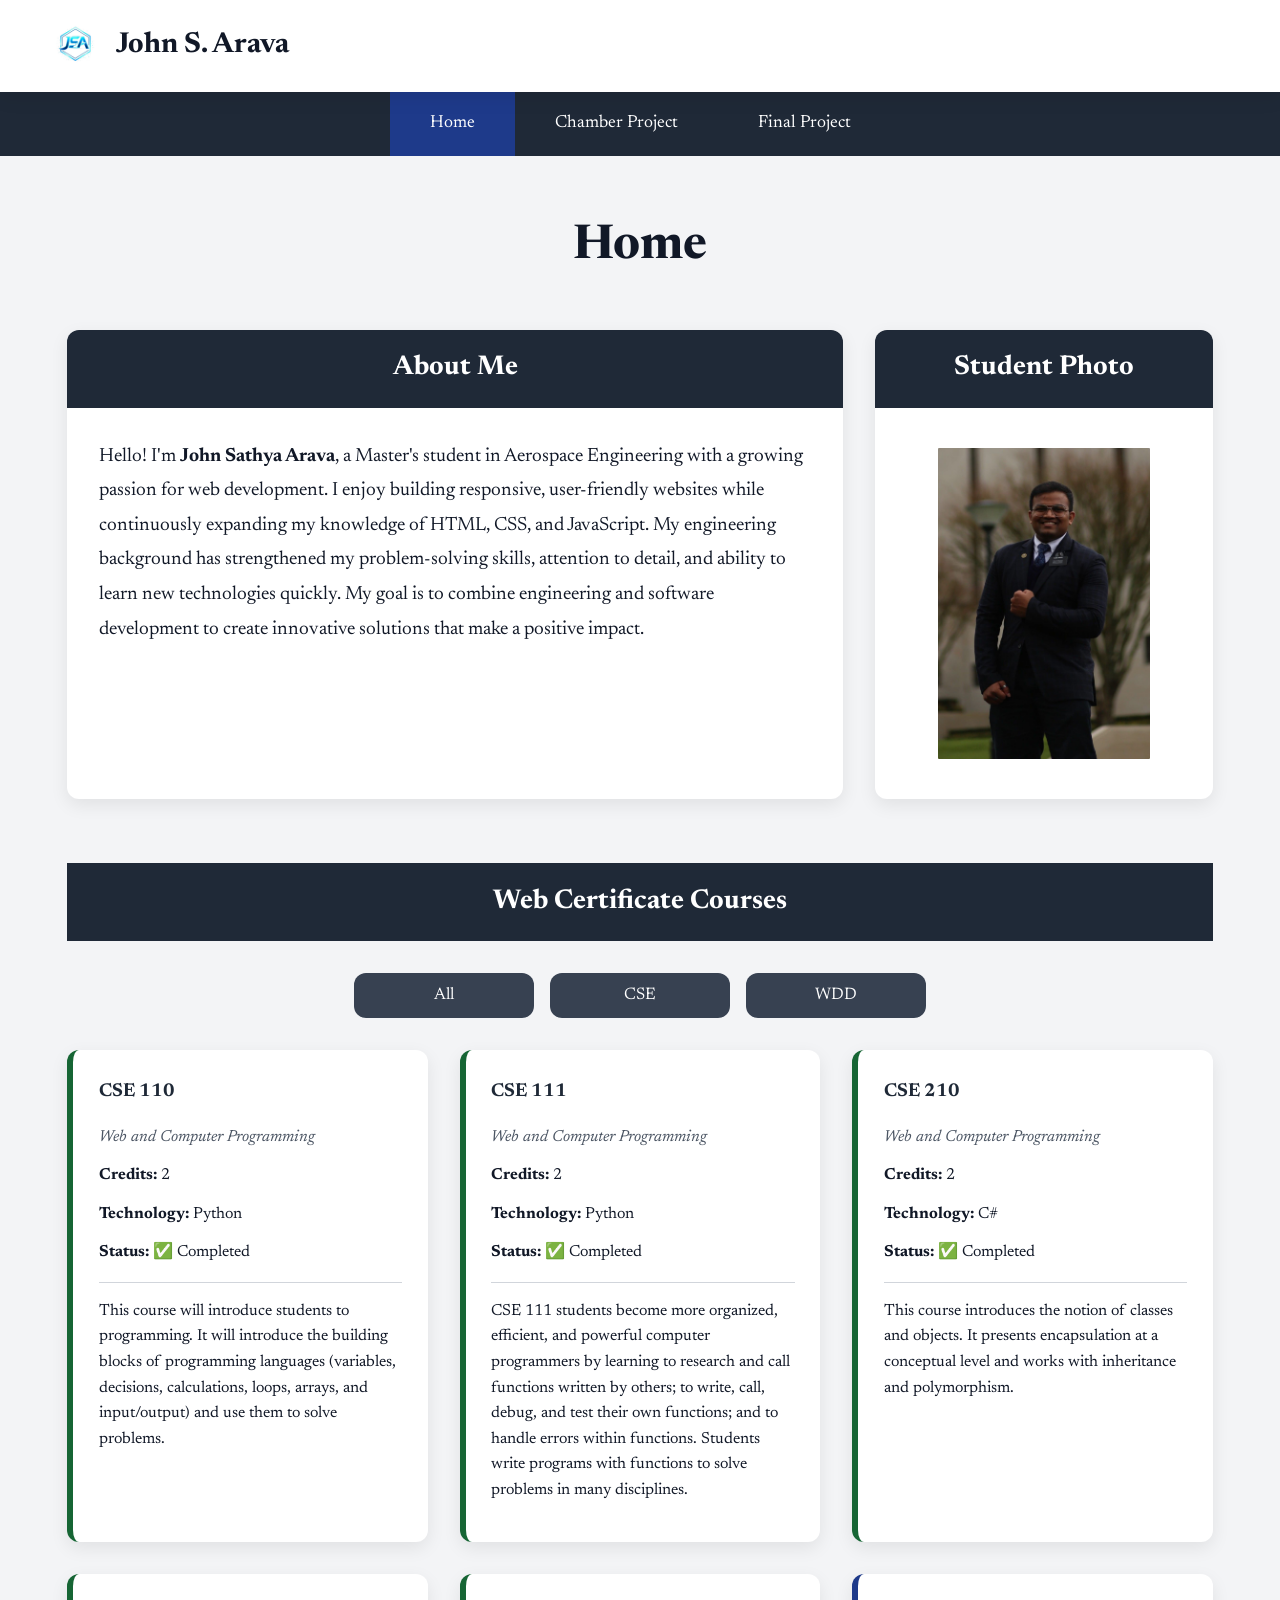
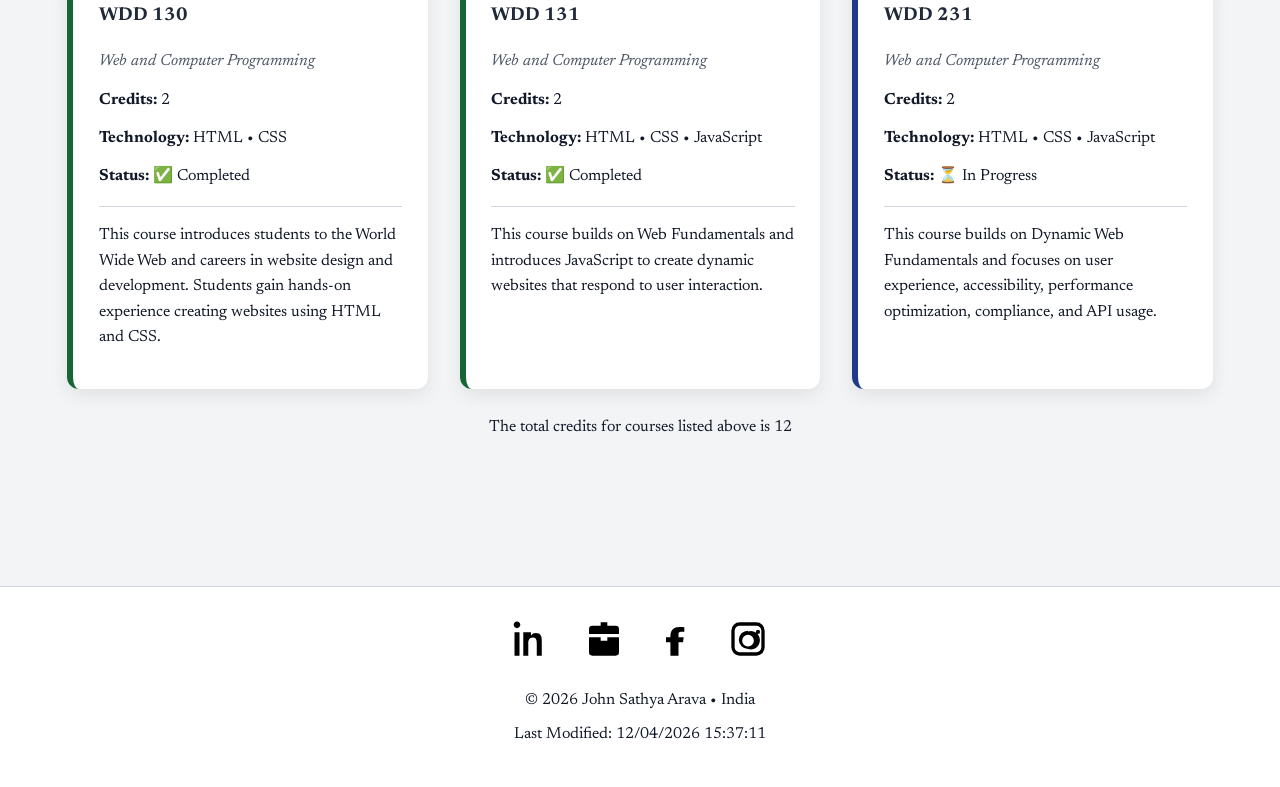
<file: index.html>
<!DOCTYPE html>
<html lang="en">
<head>
    <meta charset="UTF-8">
    <meta name="viewport" content="width=device-width, initial-scale=1.0">

    <title>WDD 231 | Home | John Sathya Arava</title>

    <meta name="description" content="WDD 231 Home Page featuring John Sathya Arava's web development projects, coursework, skills, and portfolio.">
    <meta name="author" content="John Sathya Arava">
    <link rel="icon" href="images/logo.png" type="image/png">

    <link rel="stylesheet" href="styles/small.css">
    <link rel="stylesheet" href="styles/larger.css">

    <script src="scripts/navigation.js" defer></script>
    <script src="scripts/courses.js" defer></script>
    <script src="scripts/date.js" defer></script>

    <link rel="preconnect" href="https://fonts.googleapis.com">

    <link rel="preconnect" href="https://fonts.gstatic.com" crossorigin>

    <link href="https://fonts.googleapis.com/css2?family=Newsreader:wght@400;700&display=swap" rel="stylesheet">
</head>

<body>

    <!-- Header -->
    <header>

        <div class="logo">
            <img src="images/favico.jpeg" alt="John Sathya Arava personal Logo" width="60" height="60">
            <span>John S. Arava</span>
        </div>

        <button
            id="menu-button"
            aria-label="Open Navigation"
            aria-expanded="false">
            &#9776;
        </button>

    </header>

    <!-- Navigation -->
    <nav id="navigation" aria-label="Main Navigation">

        <ul>

            <li>
                <a href="index.html" class="active">Home</a>
            </li>

            <li>
                <a href="chamber/index.html">Chamber Project</a>
            </li>

            <li>
                <a href="project/index.html">Final Project</a>
            </li>

        </ul>

    </nav>

    <!-- Main -->
    <main>

        <h1>Home</h1>

        <!-- About Me & Photo -->
        <section class="top-content">

            <section class="about">

                <h2>About Me</h2>

                <p>
                    Hello! I'm <strong>John Sathya Arava</strong>, a Master's student in Aerospace
                    Engineering with a growing passion for web development. I enjoy building
                    responsive, user-friendly websites while continuously expanding my knowledge
                    of HTML, CSS, and JavaScript. My engineering background has strengthened my
                    problem-solving skills, attention to detail, and ability to learn new
                    technologies quickly. My goal is to combine engineering and software
                    development to create innovative solutions that make a positive impact.
                </p>

            </section>

            <section class="photo">

                <h2>Student Photo</h2>

                <img
                    src="images/johnarava.jpg"
                    alt="Photo of John Sathya Arava"
                    loading="lazy"
                    width="250"
                    height="300">

            </section>

        </section>

        <!-- Courses -->
        <section class="courses">

            <h2>Web Certificate Courses</h2>

            <div class="filter-buttons">

                <button id="all">All</button>

                <button id="cse">CSE</button>

                <button id="wdd">WDD</button>

            </div>

            <div id="course-container">
                <!-- Populated with JavaScript -->
            </div>

            <p id="credits">
                The total credits for courses listed above is
                <span id="credit-total">0</span>
            </p>

        </section>

    </main>

    <!-- Footer -->
    <footer>

        <div class="social">

            <a href="https://www.linkedin.com/in/john-sathya-arava-4390892a7/" target="_blank" rel="noopener noreferrer" aria-label="LinkedIn">
                <img src="images/linkedin.svg" alt="LinkedIn" width="40" height="40">
            </a>

            <a href="https://john1530.github.io/portfolio/" target="_blank" rel="noopener noreferrer" aria-label="Portfolio">
                <img src="images/portfolio.svg" alt="Portfolio" width="40" height="40">
            </a>

            <a href="https://www.facebook.com/john.s.arava" target="_blank" rel="noopener noreferrer" aria-label="Facebook">
                <img src="images/facebook.svg" alt="Facebook" width="40" height="40">
            </a>

            <a href="https://www.instagram.com/silentmomentum1530/?hl=en" target="_blank" rel="noopener noreferrer" aria-label="Instagram">
                <img src="images/instagram.svg" alt="Instagram" width="40" height="40">
            </a>

        </div>

        <p>
            &copy;
            <span id="currentyear"></span>
            John Sathya Arava • India
        </p>

        <p>
            Last Modified:
            <span id="lastModified"></span>
        </p>

    </footer>

</body>
</html>
</file>
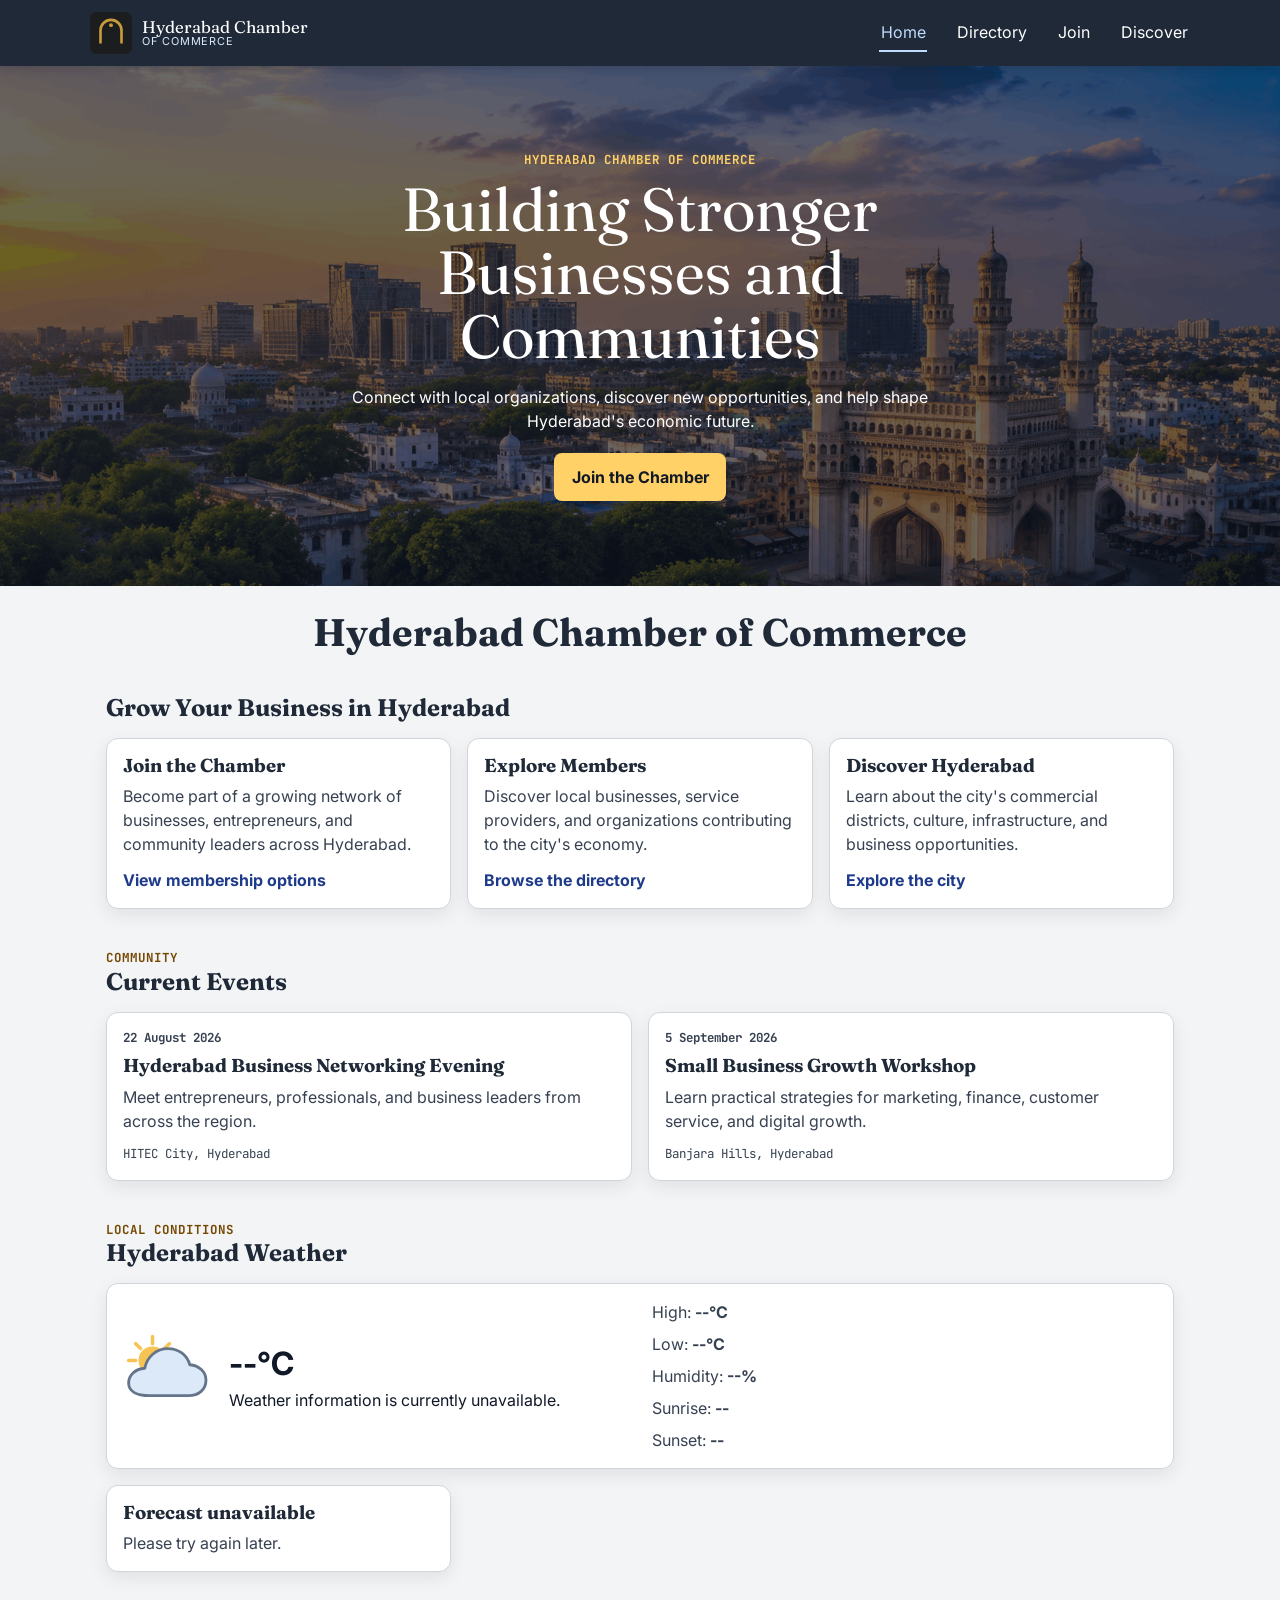
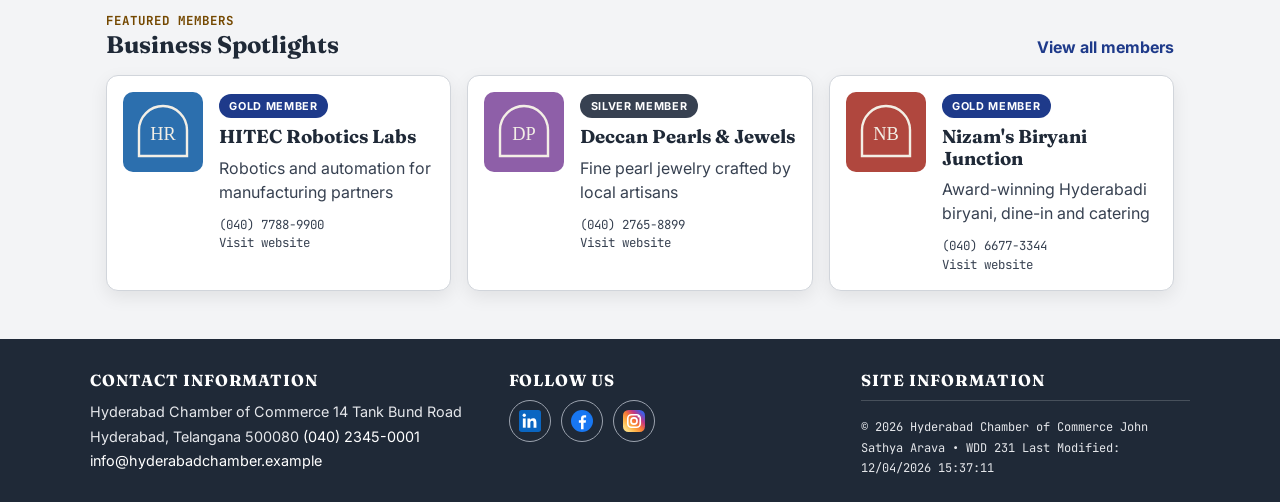
<file: chamber/index.html>
<!DOCTYPE html>
<html lang="en">
<head>
    <meta charset="UTF-8">
    <meta name="viewport" content="width=device-width, initial-scale=1.0">

    <title>Hyderabad Chamber of Commerce | Index Home Page</title>

    <meta name="description" content="Connect with Hyderabad businesses, discover opportunities, grow your network, and support economic growth through the Chamber of Commerce.">
    <meta name="author" content="John Sathya Arava">

    <meta property="og:title" content="Hyderabad Chamber of Commerce — Index Home Page">
    <meta property="og:description" content="Connect with Hyderabad businesses, discover opportunities, grow your network, and support economic growth through the Chamber of Commerce.">
    <meta property="og:image" content="https://john1530.github.io/wdd231/chamber/images/social-share.png">
    <meta property="og:url" content="https://john1530.github.io/wdd231/chamber/index.html">
    <meta property="og:type" content="website">

    <link href="images/favicon.svg" rel="icon" type="image/svg+xml">

    <link href="https://fonts.googleapis.com" rel="preconnect">
    <link href="https://fonts.gstatic.com" rel="preconnect">
    <link href="https://fonts.googleapis.com/css2?family=Fraunces:opsz,wght@9..144,500;9..144,700&amp;family=Inter:wght@400;500;600;700&amp;family=JetBrains+Mono:wght@400;500&amp;display=swap" rel="stylesheet">

    <link href="styles/small.css" rel="stylesheet">
    <link href="styles/larger.css" rel="stylesheet">

    <script defer="" src="scripts/common.js"></script>
    <script defer="" src="scripts/index.js"></script>
</head>
<body>
    <!-- Header -->
    <header class="site-header">
        <div class="site-header__inner">
            <a class="brand" href="index.html" aria-label="Hyderabad Chamber of Commerce home">
                <span class="brand__mark" aria-hidden="true">
                    <svg viewBox="0 0 64 64" width="42" height="42" xmlns="http://www.w3.org/2000/svg">
                        <rect width="64" height="64" rx="10" fill="#1B1D1F"></rect>
                        <path d="M16 48V28A16 16 0 0 1 48 28V48" fill="none" stroke="#C89B3C" stroke-width="4"></path>
                        <circle cx="32" cy="20" r="3" fill="#C89B3C"></circle>
                    </svg>
                </span>

                <span class="brand__text">
                    <span class="brand__name">Hyderabad Chamber</span>
                    <span class="brand__tag">of Commerce</span>
                </span>
            </a>

            <button
                class="nav-toggle"
                id="nav-toggle"
                type="button"
                aria-label="Toggle navigation menu"
                aria-controls="primary-nav"
                aria-expanded="false">

                <span></span>
                <span></span>
                <span></span>
            </button>

            <nav
                class="primary-nav"
                id="primary-nav"
                aria-label="Primary navigation">
                <ul>
                    <li>
                        <a href="index.html" aria-current="page">Home</a>
                    </li>

                    <li>
                        <a href="directory.html">Directory</a>
                    </li>

                    <li>
                        <a href="join.html">Join</a>
                    </li>

                    <li>
                        <a href="discover.html">Discover</a>
                    </li>
                </ul>
            </nav>
        </div>
    </header>

    <!-- Hero -->
    <div class="home-hero">
        <img src="images/hyderabad-hero.png" alt="Hyderabad city skyline and business district" width="1600" height="700">

        <div class="home-hero__overlay">
            <div class="home-hero__content">
                <p class="home-hero__eyebrow">
                    Hyderabad Chamber of Commerce
                </p>

                <p class="home-hero__heading">
                    Building Stronger Businesses and Communities
                </p>

                <p>
                    Connect with local organizations, discover new opportunities,
                    and help shape Hyderabad's economic future.
                </p>

                <a class="button button--primary" href="join.html">
                Join the Chamber
                </a>
            </div>
        </div>
    </div>

    <!-- Main -->
    <main>
        <h1>Hyderabad Chamber of Commerce</h1>

        <!-- Calls to Action -->
        <section class="home-actions" aria-labelledby="actions-heading">
            <h2 id="actions-heading">Grow Your Business in Hyderabad</h2>

            <div class="home-actions__grid">
                <article class="home-action-card">
                    <h3>Join the Chamber</h3>

                    <p>
                        Become part of a growing network of businesses, entrepreneurs,
                        and community leaders across Hyderabad.
                    </p>

                    <a class="text-link" href="join.html">
                        View membership options
                    </a>
                </article>

                <article class="home-action-card">
                    <h3>Explore Members</h3>

                    <p>
                        Discover local businesses, service providers, and organizations
                        contributing to the city's economy.
                    </p>

                    <a class="text-link" href="directory.html">
                        Browse the directory
                    </a>
                </article>

                <article class="home-action-card">
                    <h3>Discover Hyderabad</h3>

                    <p>
                        Learn about the city's commercial districts, culture,
                        infrastructure, and business opportunities.
                    </p>

                    <a class="text-link" href="discover.html">
                        Explore the city
                    </a>
                </article>
            </div>
        </section>

        <!-- Current Events -->
        <section class="home-section" aria-labelledby="events-heading">
            <div class="section-heading">
                <div>
                    <p class="section-heading__label">Community</p>
                    <h2 id="events-heading">Current Events</h2>
                </div>
            </div>

            <div class="events-grid">
                <article class="event-card">
                    <p class="event-card__date">
                        22 August 2026
                    </p>

                    <h3>Hyderabad Business Networking Evening</h3>

                    <p>
                        Meet entrepreneurs, professionals, and business leaders
                        from across the region.
                    </p>

                    <p class="event-card__location">
                        HITEC City, Hyderabad
                    </p>
                </article>

                <article class="event-card">
                    <p class="event-card__date">
                        5 September 2026
                    </p>

                    <h3>Small Business Growth Workshop</h3>

                    <p>
                        Learn practical strategies for marketing, finance,
                        customer service, and digital growth.
                    </p>

                    <p class="event-card__location">
                        Banjara Hills, Hyderabad
                    </p>
                </article>
            </div>
        </section>

        <!-- Weather -->
        <section class="home-section" aria-labelledby="weather-heading">
            <div class="section-heading">
                <div>
                    <p class="section-heading__label">Local Conditions</p>
                    <h2 id="weather-heading">Hyderabad Weather</h2>
                </div>
            </div>

            <div class="weather-card">
                <div class="weather-card__current">
                    <img id="weather-icon" src="images/weather-placeholder.svg" alt="Weather icon" width="90" height="90">

                    <div>
                        <p class="weather-card__temperature">
                            <span id="current-temp">--</span>°C
                        </p>

                        <p id="weather-description">
                            Loading current conditions...
                        </p>
                    </div>
                </div>

                <div class="weather-card__details">
                    <p>
                        High:
                        <strong><span id="weather-high">--</span>°C</strong>
                    </p>

                    <p>
                        Low:
                        <strong><span id="weather-low">--</span>°C</strong>
                    </p>

                    <p>
                        Humidity:
                        <strong><span id="weather-humidity">--</span>%</strong>
                    </p>

                    <p>
                        Sunrise:
                        <strong id="sunrise-time">--</strong>
                    </p>

                    <p>
                        Sunset:
                        <strong id="sunset-time">--</strong>
                    </p>
                </div>
            </div>

            <div class="forecast-grid" id="forecast">
                <article class="forecast-card">
                    <h3>Tomorrow</h3>
                    <p>Loading...</p>
                </article>

                <article class="forecast-card">
                    <h3>Day Two</h3>
                    <p>Loading...</p>
                </article>

                <article class="forecast-card">
                    <h3>Day Three</h3>
                    <p>Loading...</p>
                </article>
            </div>
        </section>

        <!-- Member Spotlights -->
        <section class="home-section" aria-labelledby="spotlights-heading">
            <div class="section-heading">
                <div>
                    <p class="section-heading__label">Featured Members</p>
                    <h2 id="spotlights-heading">Business Spotlights</h2>
                </div>

                <a class="text-link" href="directory.html">
                    View all members
                </a>
            </div>

            <div class="spotlight-grid" id="spotlight-list" aria-live="polite">
                <article class="spotlight-card">
                    <p>Loading featured businesses...</p>
                </article>
            </div>
        </section>
    </main>

    <footer class="site-footer">
    <div class="site-footer__inner">
      <section>
        <h2>Contact Information</h2>
        <address>

          Hyderabad Chamber of Commerce

          14 Tank Bund Road

          Hyderabad, Telangana 500080
          <a href="tel:+914023450001" aria-label="Call Hyderabad Chamber of Commerce">
            (040) 2345-0001
          </a>
          <a href="mailto:info@hyderabadchamber.example" aria-label="Email Hyderabad Chamber of Commerce">
            info@hyderabadchamber.example
          </a>
        </address>
      </section>
      <section class="site-footer__social">
        <h2>Follow Us</h2>

        <ul class="social-links">
          <li>
            <a href="https://www.linkedin.com/in/john-sathya-arava-4390892a7/" target="_blank" rel="noopener noreferrer" aria-label="Visit LinkedIn profile">
              <img src="images/linkedin.svg" alt="LinkedIn" width="40" height="40">
            </a>
          </li>

          <li>
            <a href="https://www.facebook.com/john.s.arava" target="_blank" rel="noopener noreferrer" aria-label="Visit Facebook profile">
              <img src="images/facebook.svg" alt="Facebook" width="40" height="40">
            </a>
          </li>

          <li>
            <a href="https://www.instagram.com/silentmomentum1530/" target="_blank" rel="noopener noreferrer" aria-label="Visit Instagram profile">
              <img src="images/instagram.svg" alt="Instagram" width="40" height="40">
            </a>
          </li>
        </ul>
      </section>
      <section>
        <h2>Site Information</h2>
        <p class="site-footer__meta">

          ©
          <span id="current-year"></span>

          Hyderabad Chamber of Commerce

          John Sathya Arava • WDD 231

          Last Modified:

          <span id="last-modified"></span>
        </p>
      </section>
    </div>
  </footer>
</body>
</html>
</file>
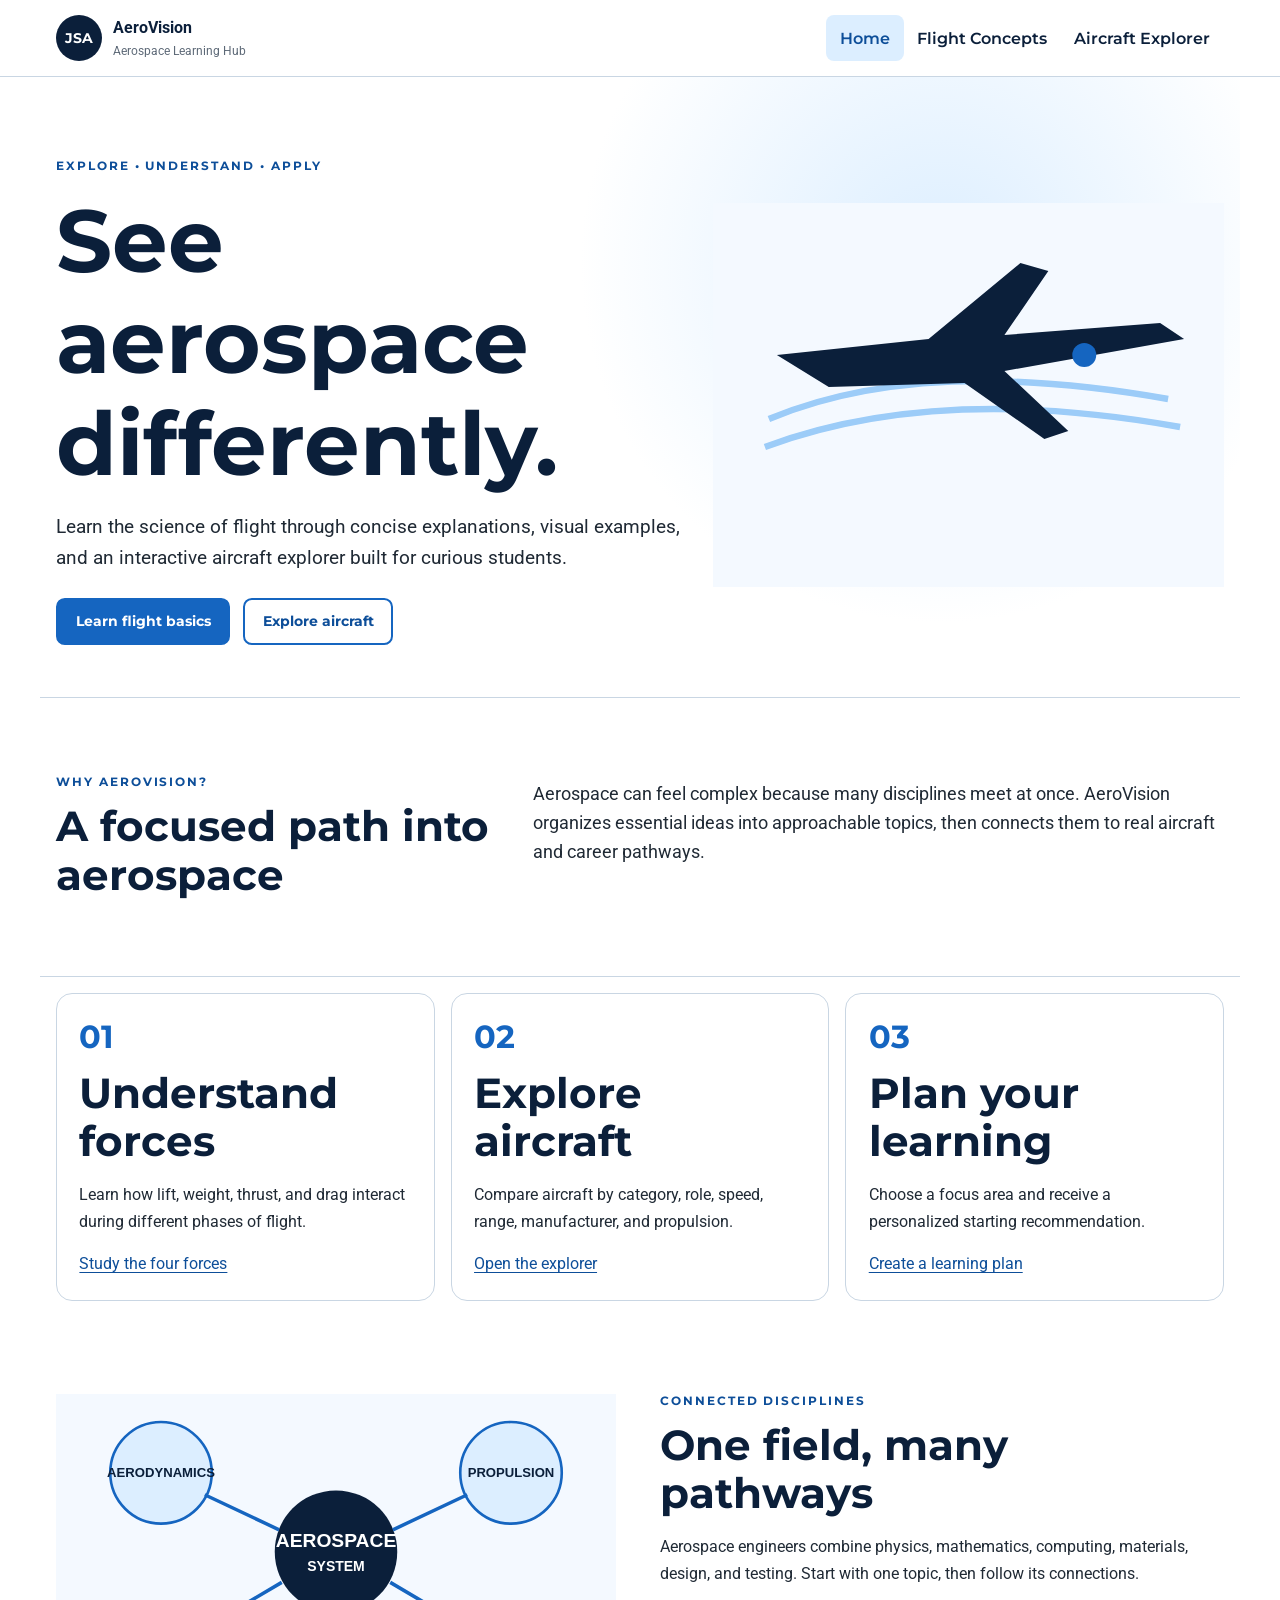
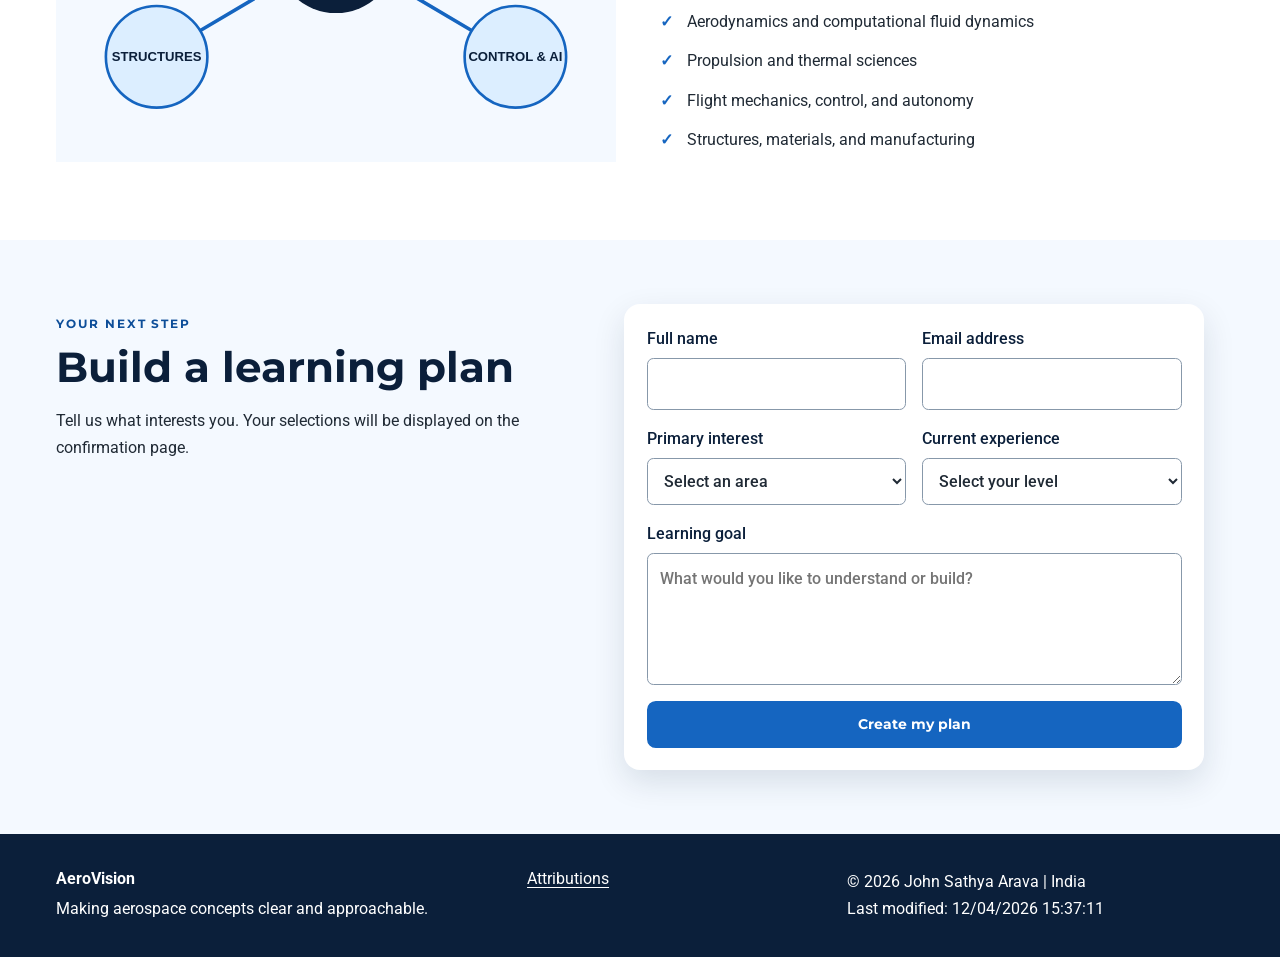
<file: project/index.html>
<!DOCTYPE html>
<html lang="en">
<head>
  <meta charset="UTF-8">
  <meta name="viewport" content="width=device-width, initial-scale=1.0">
  <title>AeroVision | Aerospace Learning Hub</title>
  <meta name="description" content="Explore aerospace fundamentals, aircraft technologies, and learning pathways through clear explanations and interactive tools.">
  <meta name="author" content="John Sathya Arava">
  <meta property="og:title" content="AeroVision – Aerospace Learning Hub">
  <meta property="og:description" content="Explore aerospace fundamentals, aircraft technologies, and learning pathways through clear explanations and interactive tools.">
  <meta property="og:type" content="website">
  <meta property="og:image" content="images/social-share.svg">
  <link rel="icon" href="images/favicon.svg" type="image/svg+xml">
  <link rel="preconnect" href="https://fonts.googleapis.com">
  <link rel="preconnect" href="https://fonts.gstatic.com" crossorigin>
  <link href="https://fonts.googleapis.com/css2?family=Montserrat:wght@600;700&family=Roboto:wght@400;500&display=swap" rel="stylesheet">
  <link rel="stylesheet" href="styles/aerovision.css">
  <script type="module" src="scripts/main.js"></script>
  
</head>
<body>
  <header class="site-header">
    <a class="skip-link" href="#main-content">Skip to main content</a>
    <div class="header-inner">
      <a class="brand" href="index.html" aria-label="AeroVision home">
        <span class="brand-mark" aria-hidden="true">JSA</span>
        <span><strong>AeroVision</strong><small>Aerospace Learning Hub</small></span>
      </a>
      <button id="menu-button" class="menu-button" type="button" aria-expanded="false" aria-controls="primary-nav" aria-label="Open navigation menu"><span></span><span></span><span></span></button>
      <nav id="primary-nav" class="primary-nav" aria-label="Primary navigation">
        <a href="index.html">Home</a><a href="concepts.html">Flight Concepts</a><a href="aircraft.html">Aircraft Explorer</a>
      </nav>
    </div>
  </header>
  <main id="main-content">
<section class="hero">
  <div class="hero-copy"><p class="eyebrow">Explore • Understand • Apply</p><h1>See aerospace differently.</h1><p>Learn the science of flight through concise explanations, visual examples, and an interactive aircraft explorer built for curious students.</p><div class="button-row"><a class="button primary" href="concepts.html">Learn flight basics</a><a class="button secondary" href="aircraft.html">Explore aircraft</a></div></div>
  <img src="images/hero-aircraft.svg" alt="Stylized aircraft flying above curved airflow lines" width="640" height="480">
</section>
<section class="section intro"><div><p class="eyebrow">Why AeroVision?</p><h2>A focused path into aerospace</h2></div><p>Aerospace can feel complex because many disciplines meet at once. AeroVision organizes essential ideas into approachable topics, then connects them to real aircraft and career pathways.</p></section>
<section class="feature-grid" aria-label="AeroVision features">
  <article><span class="feature-number">01</span><h2>Understand forces</h2><p>Learn how lift, weight, thrust, and drag interact during different phases of flight.</p><a href="concepts.html#forces">Study the four forces</a></article>
  <article><span class="feature-number">02</span><h2>Explore aircraft</h2><p>Compare aircraft by category, role, speed, range, manufacturer, and propulsion.</p><a href="aircraft.html">Open the explorer</a></article>
  <article><span class="feature-number">03</span><h2>Plan your learning</h2><p>Choose a focus area and receive a personalized starting recommendation.</p><a href="#learning-plan">Create a learning plan</a></article>
</section>
<section class="section split-panel"><img src="images/aerospace-path.svg" alt="Diagram connecting aerodynamics, propulsion, structures, controls, and space systems" width="560" height="420" loading="lazy"><div><p class="eyebrow">Connected disciplines</p><h2>One field, many pathways</h2><p>Aerospace engineers combine physics, mathematics, computing, materials, design, and testing. Start with one topic, then follow its connections.</p><ul class="check-list"><li>Aerodynamics and computational fluid dynamics</li><li>Propulsion and thermal sciences</li><li>Flight mechanics, control, and autonomy</li><li>Structures, materials, and manufacturing</li></ul></div></section>
<section id="learning-plan" class="section form-section"><div><p class="eyebrow">Your next step</p><h2>Build a learning plan</h2><p>Tell us what interests you. Your selections will be displayed on the confirmation page.</p></div>
<form method="get" action="plan.html">
<label>Full name<input type="text" name="name" autocomplete="name" required></label>
<label>Email address<input type="email" name="email" autocomplete="email" required></label>
<label>Primary interest<select name="interest" required><option value="" selected disabled>Select an area</option><option>Aerodynamics</option><option>Propulsion</option><option>Aircraft Design</option><option>Space Systems</option><option>Flight Control and AI</option></select></label>
<label>Current experience<select name="experience" required><option value="" selected disabled>Select your level</option><option>Beginner</option><option>Engineering student</option><option>Graduate student</option><option>Working professional</option></select></label>
<label class="full">Learning goal<textarea name="goal" rows="4" required placeholder="What would you like to understand or build?"></textarea></label>
<input type="hidden" name="submitted" id="submitted-at"><button class="button primary" type="submit">Create my plan</button>
</form></section></main>
  <footer class="site-footer">
    <div><strong>AeroVision</strong><p>Making aerospace concepts clear and approachable.</p></div>
    <div class="footer-links"><a href="attributions.html">Attributions</a></div>
    <p>&copy; <span id="current-year"></span> John Sathya Arava | India<br><span id="last-modified"></span></p>
  </footer>
</body>
</html>
</file>
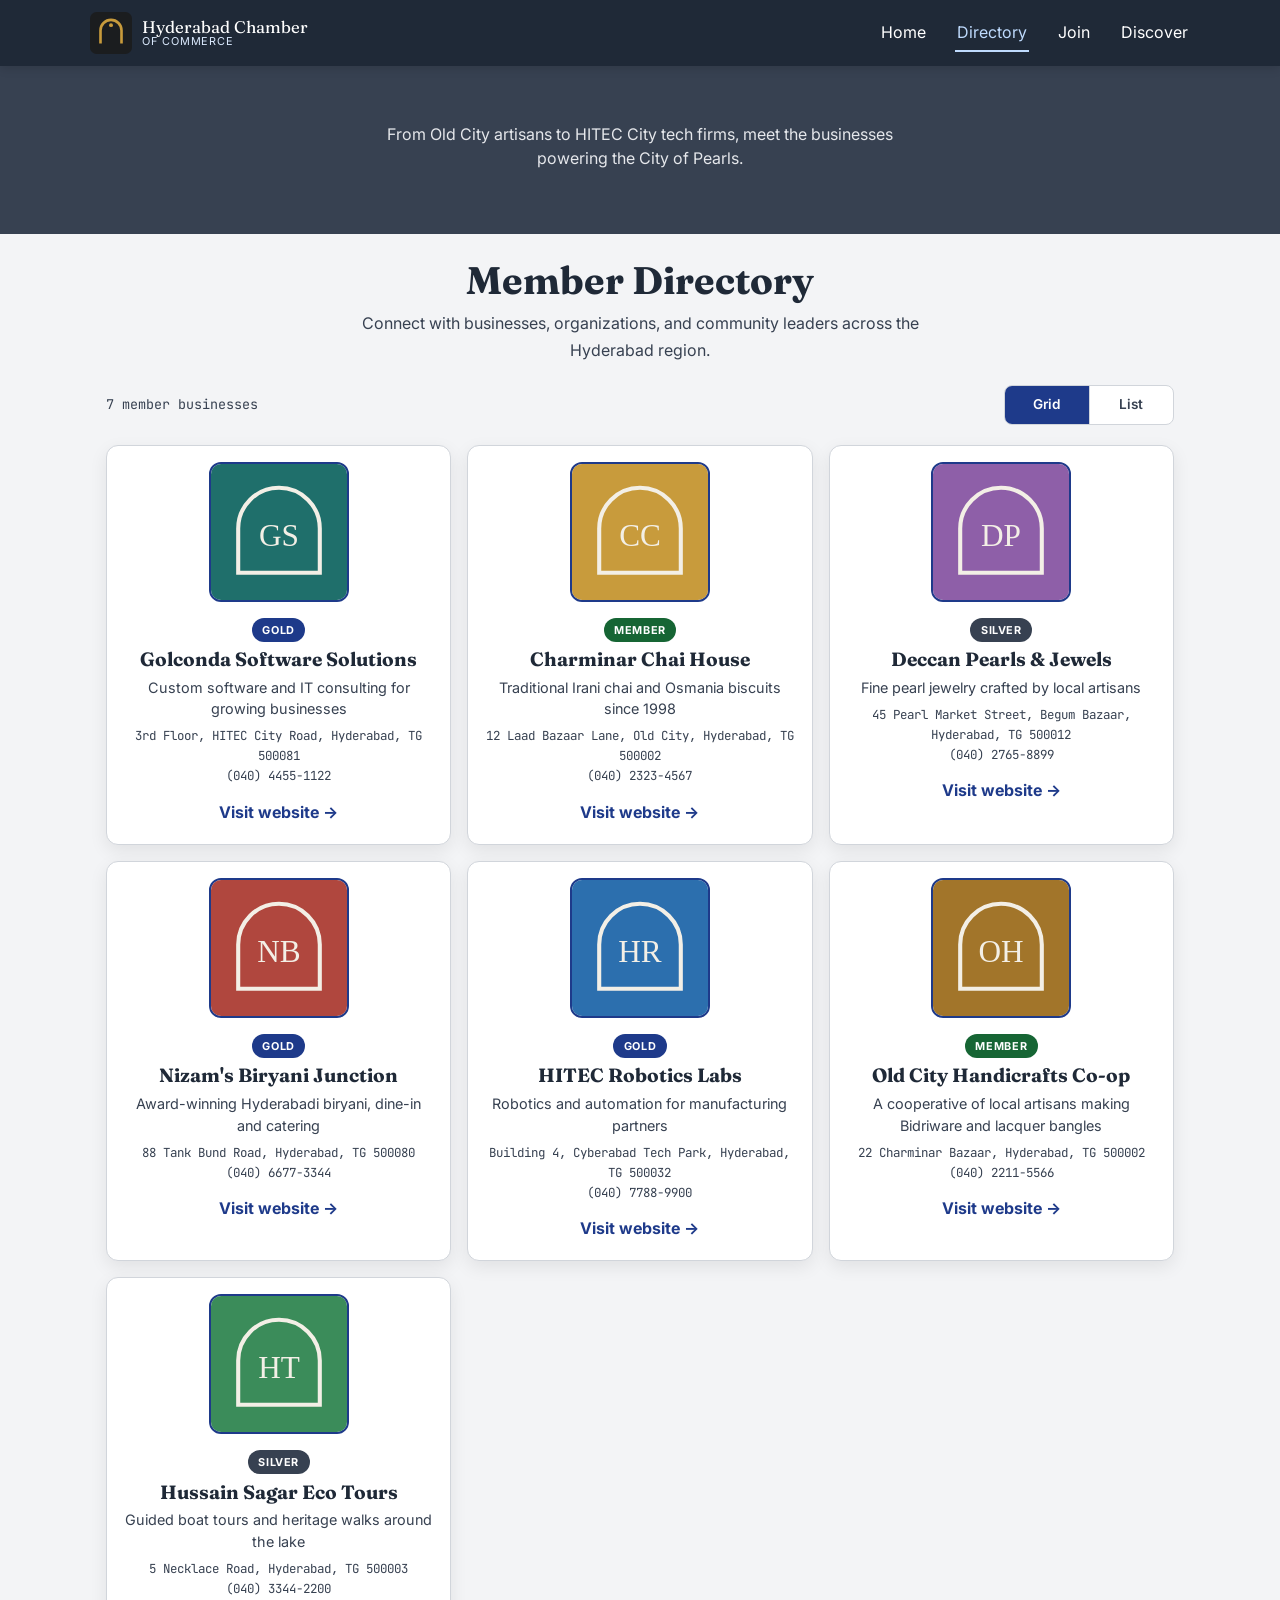
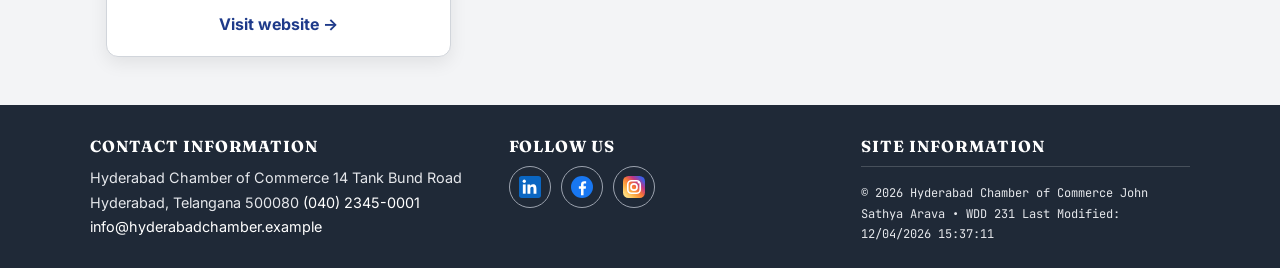
<file: chamber/directory.html>
<!DOCTYPE html>
<html lang="en">

<head>
  <meta charset="utf-8">
  <meta name="viewport" content="width=device-width, initial-scale=1.0">

  <title>Hyderabad Chamber of Commerce | Member Directory</title>
  
  <meta name="description" content="Browse the Hyderabad Chamber of Commerce directory to connect with local businesses, organizations, and community leaders.">
  <meta name="author" content="John Sathya Arava">

  <meta property="og:title" content="Hyderabad Chamber of Commerce — Member Directory">
  <meta property="og:description" content="Browse the Hyderabad Chamber of Commerce directory to connect with local businesses, organizations, and community leaders.">
  <meta property="og:image" content="https://john1530.github.io/wdd231/chamber/images/social-share.png">
  <meta property="og:url" content="https://john1530.github.io/wdd231/chamber/directory.html">
  <meta property="og:type" content="website">

  <link href="images/favicon.svg" rel="icon" type="image/svg+xml">

  <link href="https://fonts.googleapis.com" rel="preconnect">
  <link crossorigin="" href="https://fonts.gstatic.com" rel="preconnect">
  <link href="https://fonts.googleapis.com/css2?family=Fraunces:opsz,wght@9..144,500;9..144,700&amp;family=Inter:wght@400;500;600;700&amp;family=JetBrains+Mono:wght@400;500&amp;display=swap" rel="stylesheet">

  <link href="styles/small.css" rel="stylesheet">
  <link href="styles/larger.css" rel="stylesheet">

  <script defer="" src="scripts/common.js"></script>
  <script defer="" src="scripts/directory.js"></script>
</head>

<body>
<!-- Header -->
  <header class="site-header">
    <div class="site-header__inner">
      <a class="brand" href="index.html" aria-label="Hyderabad Chamber of Commerce Home">
        <span aria-hidden="true" class="brand__mark">
          <svg viewbox="0 0 64 64" xmlns="http://www.w3.org/2000/svg">
            <rect fill="#1B1D1F" height="64" rx="10" width="64"></rect>
            <path d="M16 48 V28 A16 16 0 0 1 48 28 V48" fill="none" stroke="#C89B3C" stroke-width="4"></path>
            <circle cx="32" cy="20" fill="#C89B3C" r="3"></circle>
          </svg>
        </span>
        <span class="brand__text">
          <span class="brand__name">Hyderabad Chamber</span>
          <span class="brand__tag">of Commerce</span>
        </span>
      </a>
      <button aria-controls="primary-nav" aria-expanded="false" aria-label="Toggle navigation menu" class="nav-toggle" id="nav-toggle">
        <span></span>
        <span></span>
        <span></span>
      </button>
      <nav class="primary-nav" id="primary-nav">
        <ul>
          <li>
            <a href="index.html" aria-label="Home">Home</a>
          </li>
          <li>
            <a aria-current="page" href="directory.html" aria-label="Directory">Directory</a>
          </li>
          <li>
            <a href="join.html" aria-label="Join">Join</a>
          </li>
          <li>
            <a href="discover.html" aria-label="Discover">Discover</a>
          </li>
        </ul>
      </nav>
    </div>
  </header>
  <!-- Banner -->
  <div class="page-banner">
    <div class="page-banner__inner">
      <p>
        From Old City artisans to HITEC City tech firms, 
        meet the businesses powering the City of Pearls.
      </p>
    </div>
  </div>
  <!-- Main -->
  <main>
    <div class="directory-heading">
      <h1 id="page-title">Member Directory</h1>

      <p>
        Connect with businesses, organizations, and community leaders
        across the Hyderabad region.
      </p>
    </div>

    <div class="directory-controls">
      <p aria-live="polite" class="directory-controls__count" id="member-count">
        Loading members...
      </p>

      <div aria-label="Choose directory view" class="view-toggle" role="group">
        <button aria-pressed="true" id="view-grid" type="button">
          Grid
        </button>

        <button aria-pressed="false" id="view-list" type="button">
          List
        </button>
      </div>
    </div>

    <ul aria-live="polite" class="view-grid" id="member-list">
      <li class="loading">
        Loading member directory...
      </li>
    </ul>
  </main>
  <!-- Footer -->
  <footer class="site-footer">
    <div class="site-footer__inner">
      <section>
        <h2>Contact Information</h2>
        <address>

          Hyderabad Chamber of Commerce

          14 Tank Bund Road

          Hyderabad, Telangana 500080
          <a href="tel:+914023450001" aria-label="Call Hyderabad Chamber of Commerce">
            (040) 2345-0001
          </a>
          <a href="mailto:info@hyderabadchamber.example" aria-label="Email Hyderabad Chamber of Commerce">
            info@hyderabadchamber.example
          </a>
        </address>
      </section>
      <section class="site-footer__social">
        <h2>Follow Us</h2>

        <ul class="social-links">
          <li>
            <a href="https://www.linkedin.com/in/john-sathya-arava-4390892a7/" target="_blank" rel="noopener noreferrer" aria-label="Visit LinkedIn profile">
              <img src="images/linkedin.svg" alt="LinkedIn" width="40" height="40">
            </a>
          </li>

          <li>
            <a href="https://www.facebook.com/john.s.arava" target="_blank" rel="noopener noreferrer" aria-label="Visit Facebook profile">
              <img src="images/facebook.svg" alt="Facebook" width="40" height="40">
            </a>
          </li>

          <li>
            <a href="https://www.instagram.com/silentmomentum1530/" target="_blank" rel="noopener noreferrer" aria-label="Visit Instagram profile">
              <img src="images/instagram.svg" alt="Instagram" width="40" height="40">
            </a>
          </li>
        </ul>
      </section>
      <section>
        <h2>Site Information</h2>
        <p class="site-footer__meta">

          ©
          <span id="current-year"></span>

          Hyderabad Chamber of Commerce

          John Sathya Arava • WDD 231

          Last Modified:

          <span id="last-modified"></span>
        </p>
      </section>
    </div>
  </footer>
</body>
</html>
</file>
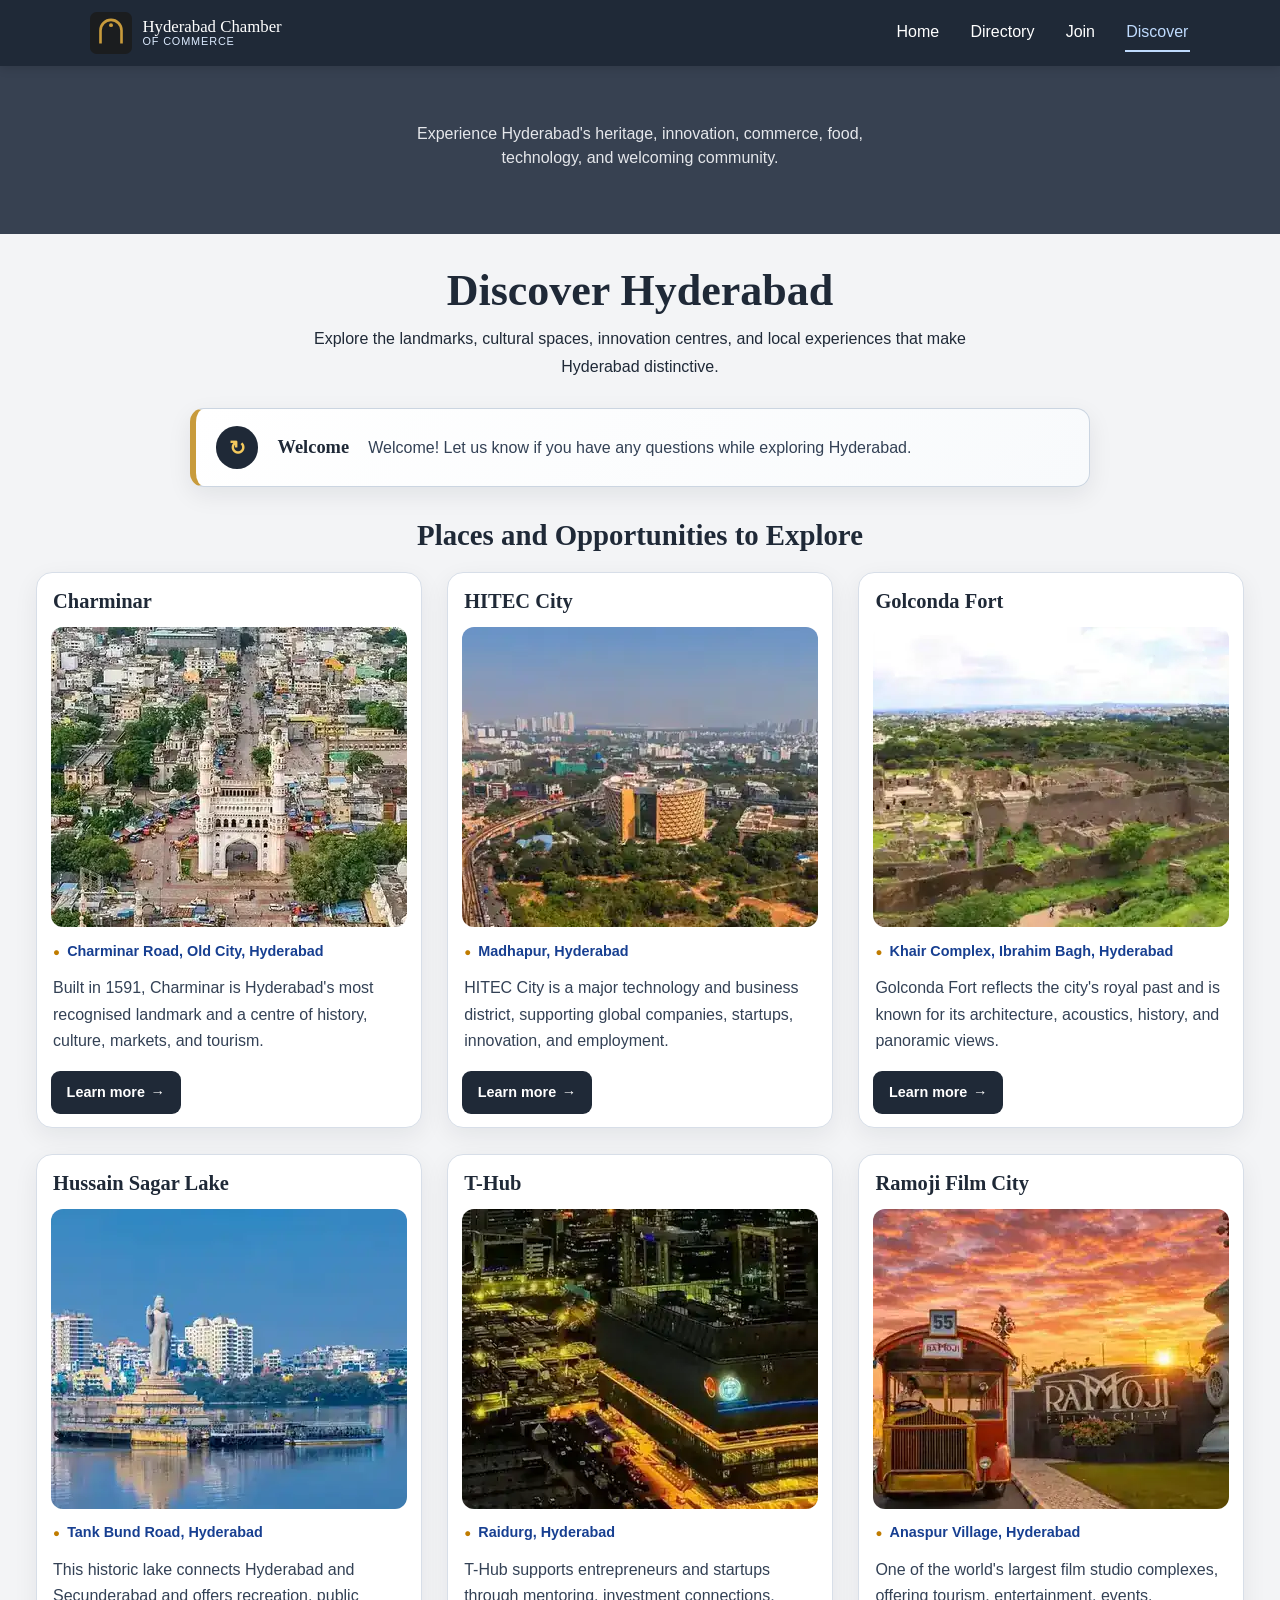
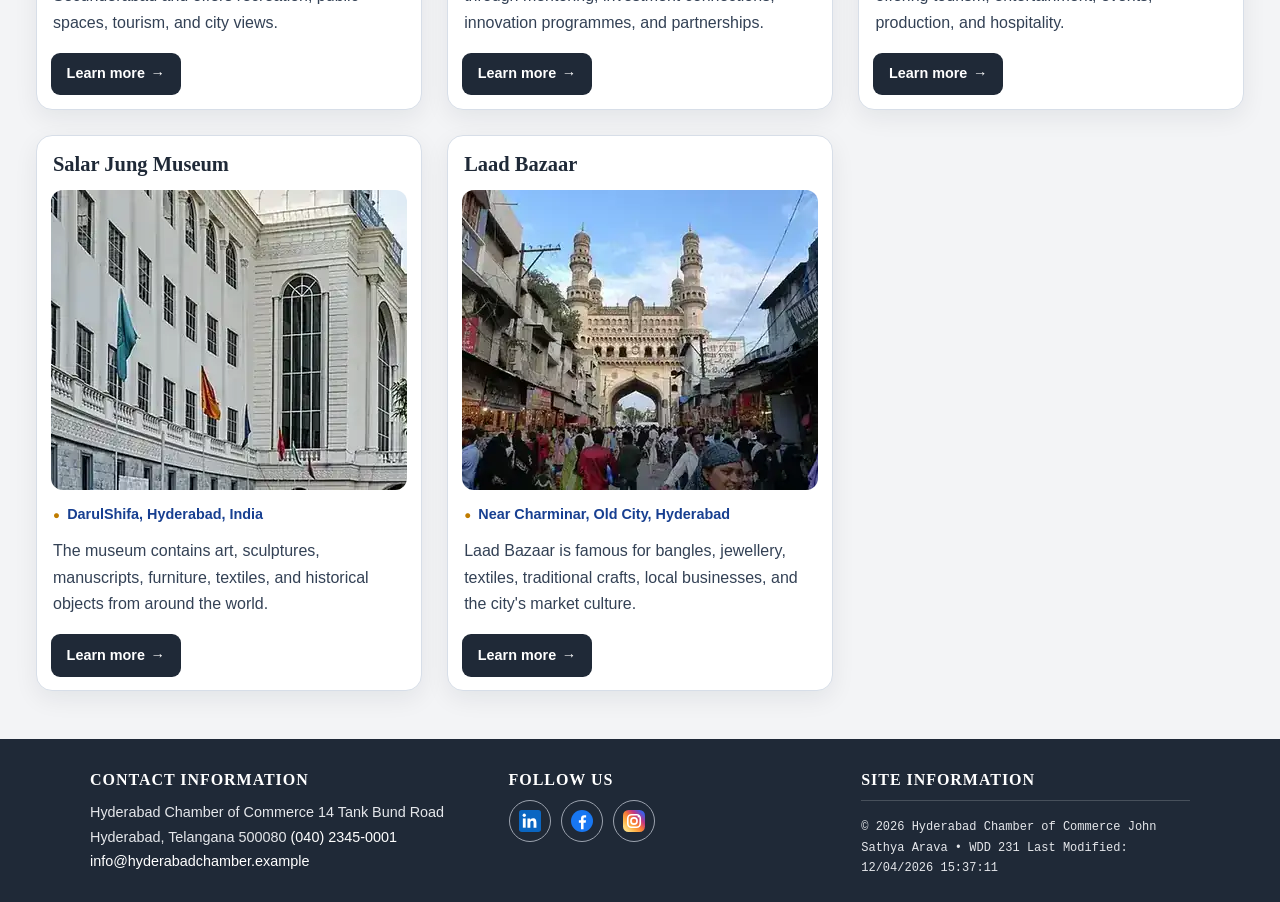
<file: chamber/discover.html>
<!DOCTYPE html>
<html lang="en">
<head>
    <meta charset="UTF-8">
    <meta name="viewport" content="width=device-width, initial-scale=1.0">

    <title>Discover Hyderabad | Chamber of Commerce</title>

    <meta name="description" content="Discover Hyderabad's landmarks, culture, business districts, and visitor attractions while exploring opportunities across the city.">
    <meta name="author" content="John Sathya Arava">

    <meta property="og:title" content="Discover Hyderabad | Chamber of Commerce">
    <meta property="og:description" content="Discover Hyderabad's landmarks, culture, business districts, and visitor attractions while exploring opportunities across the city.">
    <meta property="og:image" content="https://john1530.github.io/wdd231/chamber/images/social-share.png">
    <meta property="og:url" content="https://john1530.github.io/wdd231/chamber/discover.html">
    <meta property="og:type" content="website">

    <link href="images/favicon.svg" rel="icon" type="image/svg+xml">

    <link rel="preconnect" href="https://fonts.googleapis.com">

    <link rel="preconnect" href="https://fonts.gstatic.com" crossorigin>

    <link href="https://fonts.googleapis.com/css2?family=Newsreader:wght@400;700&display=swap" rel="stylesheet">

    <link href="styles/small.css?v=discover3" rel="stylesheet">
    <link href="styles/larger.css?v=discover3" rel="stylesheet">

    <script defer="" src="scripts/common.js?v=discover3"></script>
    <script defer="" src="scripts/discover.js?v=discover3"></script>
</head>
<body>
    <header class="site-header">
        <div class="site-header__inner">
            <a class="brand" href="index.html" aria-label="Hyderabad Chamber of Commerce home">
                <span class="brand__mark" aria-hidden="true">
                    <svg viewBox="0 0 64 64" width="42" height="42" xmlns="http://www.w3.org/2000/svg">
                        <rect width="64" height="64" rx="10" fill="#1B1D1F"></rect>
                        <path d="M16 48V28A16 16 0 0 1 48 28V48" fill="none" stroke="#C89B3C" stroke-width="4"></path>
                        <circle cx="32" cy="20" r="3" fill="#C89B3C"></circle>
                    </svg>
                </span>

                <span class="brand__text">
                    <span class="brand__name">Hyderabad Chamber</span>
                    <span class="brand__tag">of Commerce</span>
                </span>
            </a>

            <button class="nav-toggle" id="nav-toggle" type="button" aria-label="Toggle navigation menu" aria-controls="primary-nav" aria-expanded="false">
                <span></span>
                <span></span>
                <span></span>
            </button>

            <nav class="primary-nav" id="primary-nav" aria-label="Primary navigation">
                <ul>
                    <li>
                        <a href="index.html">Home</a>
                    </li>

                    <li>
                        <a href="directory.html">Directory</a>
                    </li>

                    <li>
                        <a href="join.html">Join</a>
                    </li>

                    <li>
                        <a href="discover.html" aria-current="page">
                            Discover
                        </a>
                    </li>
                </ul>
            </nav>
        </div>
    </header>

    <div class="page-banner">
        <div class="page-banner__inner">
            <p>
                Experience Hyderabad's heritage, innovation, commerce,
                food, technology, and welcoming community.
            </p>
        </div>
    </div>

    <main>
        <h1>Discover Hyderabad</h1>
        <p class="discover-intro">Explore the landmarks, cultural spaces, innovation centres, and local experiences that make Hyderabad distinctive.</p>

        <div class="discover-layout">
            <aside class="visit-message" aria-labelledby="visit-message-heading">
                <h2 id="visit-message-heading">Welcome</h2>

                <p id="visit-message">
                    Discover what makes Hyderabad a dynamic place to live,
                    visit, work, and grow a business.
                </p>
            </aside>

            <section class="discover-section" aria-labelledby="places-heading">
                <h2 id="places-heading">Places and Opportunities to Explore</h2>

                <div class="discover-grid">
          
                <article class="discover-card">
                    <h3>Charminar</h3>

                    <figure>
                        <img src="images/charminar-card.webp" alt="The historic Charminar monument in Hyderabad" width="480" height="300" loading="eager">
                    </figure>

                    <address>
                        Charminar Road, Old City, Hyderabad
                    </address>

                    <p>
                        Built in 1591, Charminar is Hyderabad's most recognised
                        landmark and a centre of history, culture, markets, and tourism.
                    </p>

                    <a class="discover-card__link" href="https://en.wikipedia.org/wiki/Charminar" target="_blank" rel="noopener noreferrer">
                        Learn more
                    </a>
                </article>

                <article class="discover-card">
                    <h3>HITEC City</h3>

                    <figure>
                        <img src="images/hitech-city-card.webp" alt="Modern office buildings in HITEC City Hyderabad" width="480" height="300" loading="lazy">
                    </figure>

                    <address>
                        Madhapur, Hyderabad
                    </address>

                    <p>
                        HITEC City is a major technology and business district,
                        supporting global companies, startups, innovation, and employment.
                    </p>

                    <a class="discover-card__link" href="https://en.wikipedia.org/wiki/HITEC_City" target="_blank" rel="noopener noreferrer">
                        Learn more
                    </a>
                </article>

                <article class="discover-card">
                    <h3>Golconda Fort</h3>

                    <figure>
                        <img src="images/golconda-fort-card.webp" alt="Stone walls and structures at Golconda Fort" width="480" height="300" loading="lazy">
                    </figure>

                    <address>
                        Khair Complex, Ibrahim Bagh, Hyderabad
                    </address>

                    <p>
                        Golconda Fort reflects the city's royal past and is known
                        for its architecture, acoustics, history, and panoramic views.
                    </p>

                    <a class="discover-card__link" href="https://en.wikipedia.org/wiki/Golconda" target="_blank" rel="noopener noreferrer">
                        Learn more
                    </a>
                </article>

                <article class="discover-card">
                    <h3>Hussain Sagar Lake</h3>

                    <figure>
                        <img src="images/hussain-sagar-card.webp" alt="Hussain Sagar Lake and Buddha statue in Hyderabad" width="480" height="300" loading="lazy">
                    </figure>

                    <address>
                        Tank Bund Road, Hyderabad
                    </address>

                    <p>
                        This historic lake connects Hyderabad and Secunderabad
                        and offers recreation, public spaces, tourism, and city views.
                    </p>

                    <a class="discover-card__link" href="https://en.wikipedia.org/wiki/Hussain_Sagar" target="_blank" rel="noopener noreferrer">
                        Learn more
                    </a>
                </article>

                <article class="discover-card">
                    <h3>T-Hub</h3>

                    <figure>
                        <img src="images/t-hub-card.webp" alt="The modern T-Hub innovation centre in Hyderabad" width="480" height="300" loading="lazy">
                    </figure>

                    <address>
                        Raidurg, Hyderabad
                    </address>

                    <p>
                        T-Hub supports entrepreneurs and startups through mentoring,
                        investment connections, innovation programmes, and partnerships.
                    </p>

                    <a class="discover-card__link" href="https://t-hub.co/" target="_blank" rel="noopener noreferrer">
                        Learn more
                    </a>
                </article>

                <article class="discover-card">
                    <h3>Ramoji Film City</h3>

                    <figure>
                        <img src="images/ramoji-film-city-card.webp" alt="Film sets and landscaped gardens at Ramoji Film City" width="480" height="300" loading="lazy">
                    </figure>

                    <address>
                        Anaspur Village, Hyderabad
                    </address>

                    <p>
                        One of the world's largest film studio complexes,
                        offering tourism, entertainment, events, production, and hospitality.
                    </p>

                    <a class="discover-card__link" href="https://www.ramojifilmcity.com/" target="_blank" rel="noopener noreferrer">
                        Learn more
                    </a>
                </article>

                <article class="discover-card">
                    <h3>Salar Jung Museum</h3>

                    <figure>
                        <img src="images/salar-jung-museum-card.webp" alt="Exterior of the Salar Jung Museum in Hyderabad" width="480" height="300" loading="lazy">
                    </figure>

                    <address>
                        DarulShifa, Hyderabad, India
                    </address>

                    <p>
                        The museum contains art, sculptures, manuscripts,
                        furniture, textiles, and historical objects from around the world.
                    </p>

                    <a class="discover-card__link" href="https://www.salarjungmuseum.in/" target="_blank" rel="noopener noreferrer">
                        Learn more
                    </a>
                </article>

                <article class="discover-card">
                    <h3>Laad Bazaar</h3>

                    <figure>
                        <img src="images/laad-bazaar-card.webp" alt="Colourful bangles and shops in Laad Bazaar Hyderabad" width="480" height="300" loading="lazy">
                    </figure>

                    <address>
                        Near Charminar, Old City, Hyderabad
                    </address>

                    <p>
                        Laad Bazaar is famous for bangles, jewellery, textiles,
                        traditional crafts, local businesses, and the city's market culture.
                    </p>

                    <a class="discover-card__link" href="https://en.wikipedia.org/wiki/Laad_Bazaar" target="_blank" rel="noopener noreferrer">
                        Learn more
                    </a>
                </article>
            </div>
        </section>
        </div>
    </main>

    <footer class="site-footer">
        <div class="site-footer__inner">
            <section>
                <h2>Contact Information</h2>
                <address>

                    Hyderabad Chamber of Commerce

                    14 Tank Bund Road

                    Hyderabad, Telangana 500080
                    <a href="tel:+914023450001" aria-label="Call Hyderabad Chamber of Commerce">
                        (040) 2345-0001
                    </a>
                    <a href="mailto:info@hyderabadchamber.example" aria-label="Email Hyderabad Chamber of Commerce">
                    info@hyderabadchamber.example
                    </a>
                </address>
            </section>
            <section class="site-footer__social">
                <h2>Follow Us</h2>

                <ul class="social-links">
                    <li>
                        <a href="https://www.linkedin.com/in/john-sathya-arava-4390892a7/" target="_blank" rel="noopener noreferrer" aria-label="Visit LinkedIn profile">
                            <img src="images/linkedin.svg" alt="LinkedIn" width="40" height="40">
                        </a>
                    </li>

                    <li>
                        <a href="https://www.facebook.com/john.s.arava" target="_blank" rel="noopener noreferrer" aria-label="Visit Facebook profile">
                            <img src="images/facebook.svg" alt="Facebook" width="40" height="40">
                        </a>
                    </li>

                    <li>
                        <a href="https://www.instagram.com/silentmomentum1530/" target="_blank" rel="noopener noreferrer" aria-label="Visit Instagram profile">
                            <img src="images/instagram.svg" alt="Instagram" width="40" height="40">
                        </a>
                    </li>
                </ul>
            </section>
            <section>
                <h2>Site Information</h2>
                <p class="site-footer__meta">

                    ©
                    <span id="current-year"></span>

                    Hyderabad Chamber of Commerce

                    John Sathya Arava • WDD 231

                    Last Modified:

                    <span id="last-modified"></span>
                </p>
            </section>
        </div>
    </footer>
    
</body>
</html>
</file>
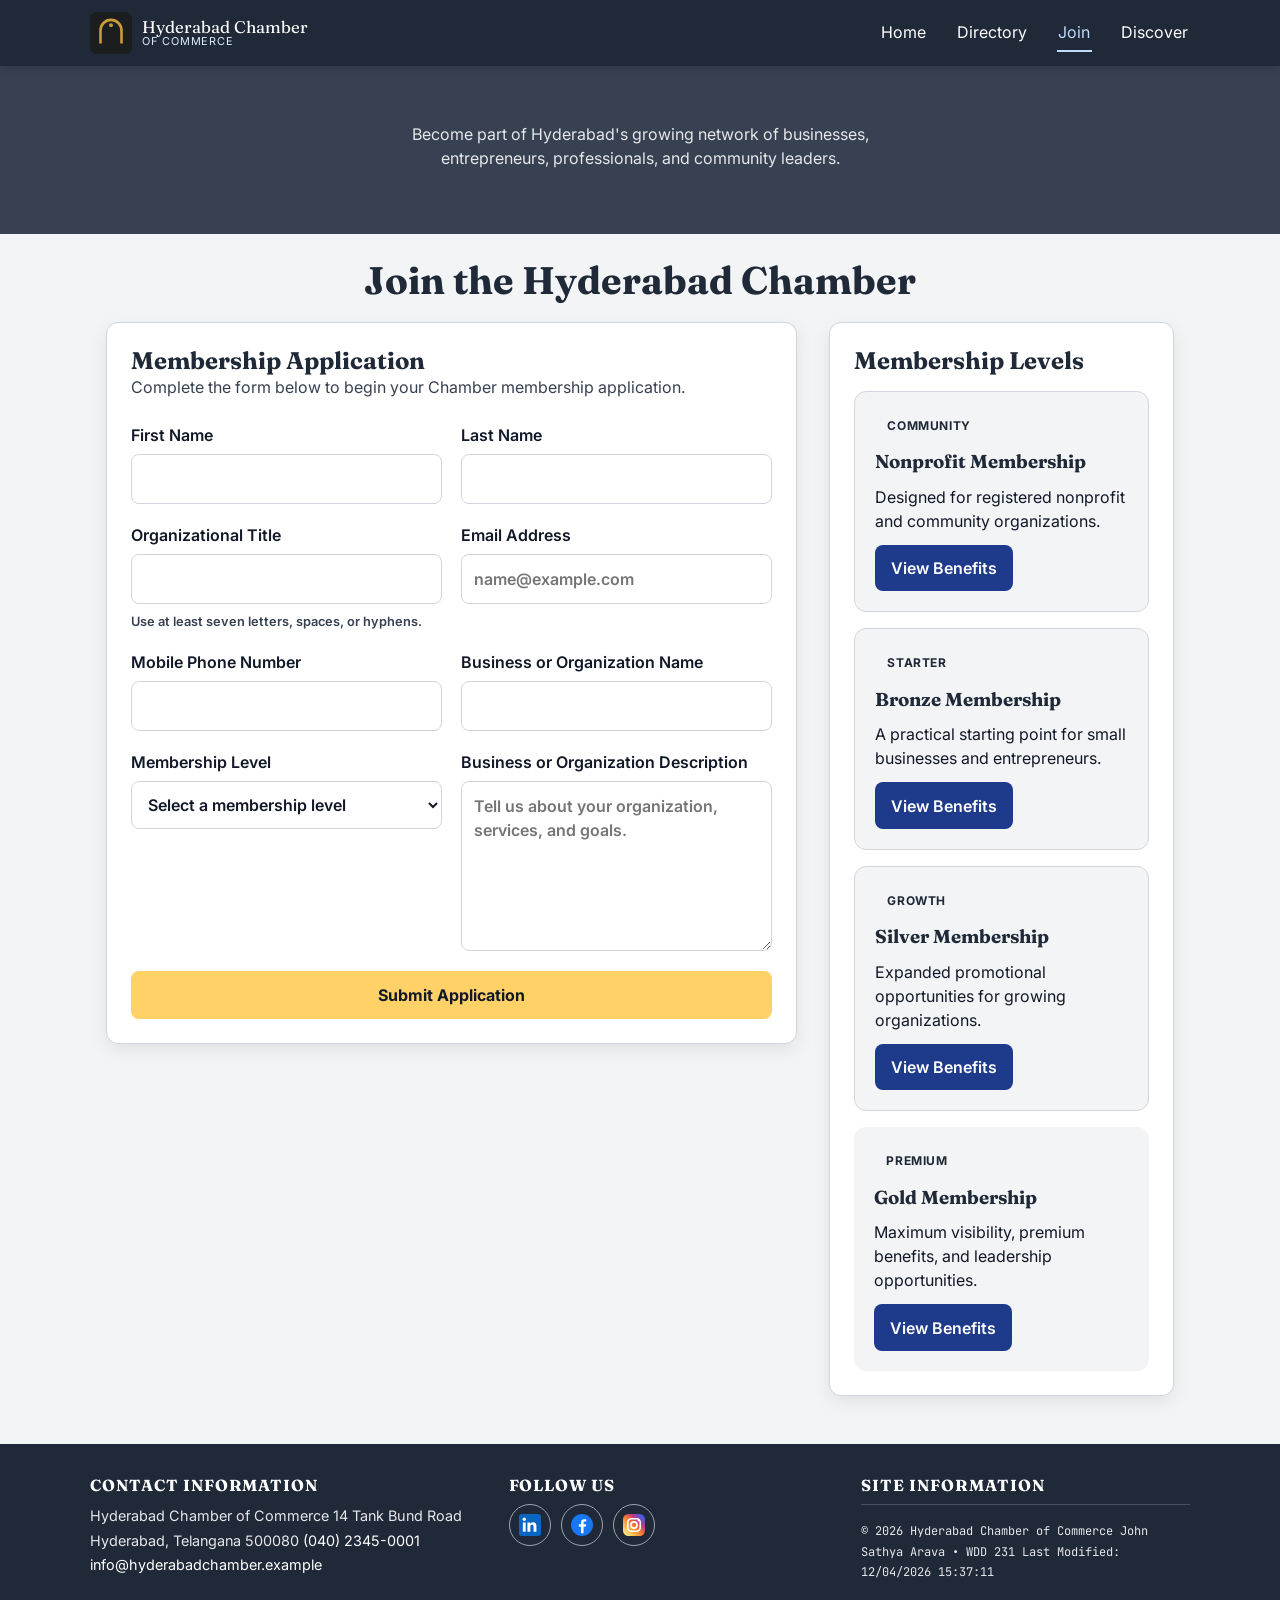
<file: chamber/join.html>
<!DOCTYPE html>
<html lang="en">
<head>
    <meta charset="UTF-8">
    <meta name="viewport" content="width=device-width, initial-scale=1.0">

    <title>Join the Hyderabad Chamber of Commerce</title>

    <meta name="description" content="Join the Hyderabad Chamber of Commerce and connect with businesses, entrepreneurs, community leaders, networking events, and growth opportunities.">
    <meta name="author" content="John Sathya Arava">

    <meta property="og:title" content="Join the Hyderabad Chamber of Commerce">
    <meta property="og:description" content="Join the Hyderabad Chamber of Commerce and connect with businesses, entrepreneurs, community leaders, networking events, and growth opportunities.">
    <meta property="og:image" content="https://john1530.github.io/wdd231/chamber/images/social-share.png">
    <meta property="og:url" content="https://john1530.github.io/wdd231/chamber/join.html">
    <meta property="og:type" content="website">

    <link href="images/favicon.svg" rel="icon" type="image/svg+xml">

    <link href="https://fonts.googleapis.com" rel="preconnect">
    <link crossorigin="" href="https://fonts.gstatic.com" rel="preconnect">
    <link href="https://fonts.googleapis.com/css2?family=Fraunces:opsz,wght@9..144,500;9..144,700&amp;family=Inter:wght@400;500;600;700&amp;family=JetBrains+Mono:wght@400;500&amp;display=swap" rel="stylesheet">

    <link href="styles/small.css" rel="stylesheet">
    <link href="styles/larger.css" rel="stylesheet">

    <script defer="" src="scripts/common.js"></script>
    <script defer src="scripts/join.js"></script>
</head>
<body>

     <!-- Header -->
    <header class="site-header">
        <div class="site-header__inner">
            <a class="brand" href="index.html" aria-label="Hyderabad Chamber of Commerce home">
                <span class="brand__mark" aria-hidden="true">
                    <svg viewBox="0 0 64 64" width="42" height="42" xmlns="http://www.w3.org/2000/svg">
                        <rect width="64" height="64" rx="10" fill="#1B1D1F"></rect>
                        <path d="M16 48V28A16 16 0 0 1 48 28V48" fill="none" stroke="#C89B3C" stroke-width="4"></path>
                        <circle cx="32" cy="20" r="3" fill="#C89B3C"></circle>
                    </svg>
                </span>

                <span class="brand__text">
                    <span class="brand__name">Hyderabad Chamber</span>
                    <span class="brand__tag">of Commerce</span>
                </span>
            </a>

            <button class="nav-toggle" id="nav-toggle" type="button" aria-label="Toggle navigation menu" aria-controls="primary-nav" aria-expanded="false">
                <span></span>
                <span></span>
                <span></span>
            </button>

            <nav class="primary-nav" id="primary-nav" aria-label="Primary navigation">
                <ul>
                    <li>
                        <a href="index.html">Home</a>
                    </li>

                    <li>
                        <a href="directory.html">Directory</a>
                    </li>

                    <li>
                        <a href="join.html" aria-current="page">Join</a>
                    </li>

                    <li>
                        <a href="discover.html">Discover</a>
                    </li>
                </ul>
            </nav>
        </div>
    </header>

    <!-- Intro Banner -->
    <div class="page-banner">
        <div class="page-banner__inner">
            <p>
                Become part of Hyderabad's growing network of businesses,
                entrepreneurs, professionals, and community leaders.
            </p>
        </div>
    </div>

    <!-- Main -->
    <main>
        <h1>Join the Hyderabad Chamber</h1>

        <div class="join-layout">
        
            <section class="join-form-section" aria-labelledby="application-heading">
                <h2 id="application-heading">Membership Application</h2>

                <p class="join-intro">
                    Complete the form below to begin your Chamber membership application.
                 </p>

                <form class="join-form" method="get" action="thankyou.html">
                    <label for="first-name">
                        First Name
                        <input type="text" id="first-name" name="firstName" title="Enter your first name" autocomplete="given-name" required>
                    </label>

                    <label for="last-name">
                        Last Name
                        <input type="text" id="last-name" name="lastName" title="Enter your last name" autocomplete="family-name" required>
                    </label>

                    <label for="organization-title">
                        Organizational Title
                        <input type="text" id="organization-title" name="organizationTitle" title="Enter your title within the organization" autocomplete="organization-title" pattern="[A-Za-z\s\-]{7,}">
                        <span class="form-help">
                            Use at least seven letters, spaces, or hyphens.
                        </span>
                    </label>

                    <label for="email">
                        Email Address
                        <input type="email" id="email" name="email" title="Enter a valid email address" autocomplete="email" placeholder="name@example.com" required>
                    </label>

                    <label for="phone">
                        Mobile Phone Number
                        <input type="tel" id="phone" name="phone" title="Enter your mobile phone number" autocomplete="tel" required>
                    </label>

                    <label for="organization">
                        Business or Organization Name
                        <input type="text" id="organization" name="organization" title="Enter your business or organization name" autocomplete="organization" required>
                    </label>

                    <label for="membership-level">
                        Membership Level
                        <select id="membership-level" name="membershipLevel" title="Select a membership level" required>
                            <option value="" disabled selected>
                                Select a membership level
                            </option>
                            <option value="np">
                                Nonprofit Membership
                            </option>
                            <option value="bronze">
                                Bronze Membership
                            </option>
                            <option value="silver">
                                Silver Membership
                            </option>
                            <option value="gold">
                                Gold Membership
                            </option>
                        </select>
                    </label>

                    <label for="description">
                        Business or Organization Description
                        <textarea id="description" name="description" title="Describe your business or organization" rows="6" placeholder="Tell us about your organization, services, and goals."></textarea>
                    </label>

                    <input type="hidden" id="timestamp" name="timestamp">

                    <button class="button button--primary" type="submit">
                        Submit Application
                    </button>
                </form>
            </section>

            <section class="membership-section" aria-labelledby="membership-heading">
                <h2 id="membership-heading">Membership Levels</h2>
                <div class="membership-cards">
                    <article class="membership-card">
                        <span class="membership-card__label">Community</span>
                        <h3>Nonprofit Membership</h3>
                        <p>Designed for registered nonprofit and community organizations.</p>
                        <button class="membership-details" type="button" data-modal="np-modal">
                            View Benefits
                        </button>
                    </article>

                    <article class="membership-card">
                        <span class="membership-card__label">Starter</span>
                        <h3>Bronze Membership</h3>
                        <p>A practical starting point for small businesses and entrepreneurs.</p>
                        <button class="membership-details" type="button" data-modal="bronze-modal">
                            View Benefits
                        </button>
                    </article>

                    <article class="membership-card">
                        <span class="membership-card__label">Growth</span>
                        <h3>Silver Membership</h3>
                        <p>Expanded promotional opportunities for growing organizations.</p>
                        <button class="membership-details" type="button" data-modal="silver-modal">
                            View Benefits
                        </button>
                    </article>

                    <article class="membership-card membership-card--featured">
                        <span class="membership-card__label">Premium</span>
                        <h3>Gold Membership</h3>
                        <p>Maximum visibility, premium benefits, and leadership opportunities.</p>
                        <button class="membership-details" type="button" data-modal="gold-modal">
                            View Benefits
                        </button>
                    </article>
                </div>
            </section>
        </div>
    </main>

    <dialog class="membership-modal" id="np-modal">
        <div class="membership-modal__content">
            <button class="modal-close" type="button" aria-label="Close nonprofit membership details">
                ×
            </button>

            <h2>Nonprofit Membership</h2>

            <p>Available to qualifying nonprofit and community organizations.</p>

            <ul>
                <li>Business directory listing</li>
                <li>Access to networking events</li>
                <li>Community partnership opportunities</li>
                <li>Discounted event registration</li>
                <li>No annual membership fee</li>
            </ul>
        </div>
    </dialog>

    <dialog class="membership-modal" id="bronze-modal">
        <div class="membership-modal__content">
            <button class="modal-close" type="button" aria-label="Close Bronze membership details">
                ×       
            </button>

            <h2>Bronze Membership</h2>

            <p>Suitable for startups, freelancers, and small local businesses.</p>

            <ul>
                <li>Business directory listing</li>
                <li>Networking event access</li>
                <li>Member training workshops</li>
                <li>Chamber newsletter inclusion</li>
                <li>Basic promotional opportunities</li>
            </ul>
        </div>
    </dialog>

    <dialog class="membership-modal" id="silver-modal">
        <div class="membership-modal__content">
            <button class="modal-close" type="button" aria-label="Close Silver membership details">
                ×
            </button>

            <h2>Silver Membership</h2>

            <p>Built for businesses seeking stronger visibility and engagement.</p>

            <ul>
                <li>All Bronze membership benefits</li>
                <li>Homepage spotlight eligibility</li>
                <li>Priority event registration</li>
                <li>Social media promotion</li>
                <li>Discounted sponsorship opportunities</li>
            </ul>
        </div>
    </dialog>

    <dialog class="membership-modal" id="gold-modal">
        <div class="membership-modal__content">
            <button class="modal-close" type="button" aria-label="Close Gold membership details">
                ×
            </button>

            <h2>Gold Membership</h2>

            <p>Premium membership for established and high-growth organizations.</p>

            <ul>
                <li>All Silver membership benefits</li>
                <li>Featured directory placement</li>
                <li>Premium homepage spotlight eligibility</li>
                <li>Leadership and advisory opportunities</li>
                <li>Priority sponsorship and event promotion</li>
            </ul>
        </div>
    </dialog>
    
    <footer class="site-footer">
        <div class="site-footer__inner">
            <section>
                <h2>Contact Information</h2>
                <address>

                    Hyderabad Chamber of Commerce

                    14 Tank Bund Road

                    Hyderabad, Telangana 500080
                    <a href="tel:+914023450001" aria-label="Call Hyderabad Chamber of Commerce">
                        (040) 2345-0001
                    </a>
                    <a href="mailto:info@hyderabadchamber.example" aria-label="Email Hyderabad Chamber of Commerce">
                    info@hyderabadchamber.example
                    </a>
                </address>
            </section>
            <section class="site-footer__social">
                <h2>Follow Us</h2>

                <ul class="social-links">
                    <li>
                        <a href="https://www.linkedin.com/in/john-sathya-arava-4390892a7/" target="_blank" rel="noopener noreferrer" aria-label="Visit LinkedIn profile">
                            <img src="images/linkedin.svg" alt="LinkedIn" width="40" height="40">
                        </a>
                    </li>

                    <li>
                        <a href="https://www.facebook.com/john.s.arava" target="_blank" rel="noopener noreferrer" aria-label="Visit Facebook profile">
                            <img src="images/facebook.svg" alt="Facebook" width="40" height="40">
                        </a>
                    </li>

                    <li>
                        <a href="https://www.instagram.com/silentmomentum1530/" target="_blank" rel="noopener noreferrer" aria-label="Visit Instagram profile">
                            <img src="images/instagram.svg" alt="Instagram" width="40" height="40">
                        </a>
                    </li>
                </ul>
            </section>
            <section>
                <h2>Site Information</h2>
                <p class="site-footer__meta">

                    ©
                    <span id="current-year"></span>

                    Hyderabad Chamber of Commerce

                    John Sathya Arava • WDD 231

                    Last Modified:

                    <span id="last-modified"></span>
                </p>
            </section>
        </div>
    </footer>
    
</body>
</html>
</file>
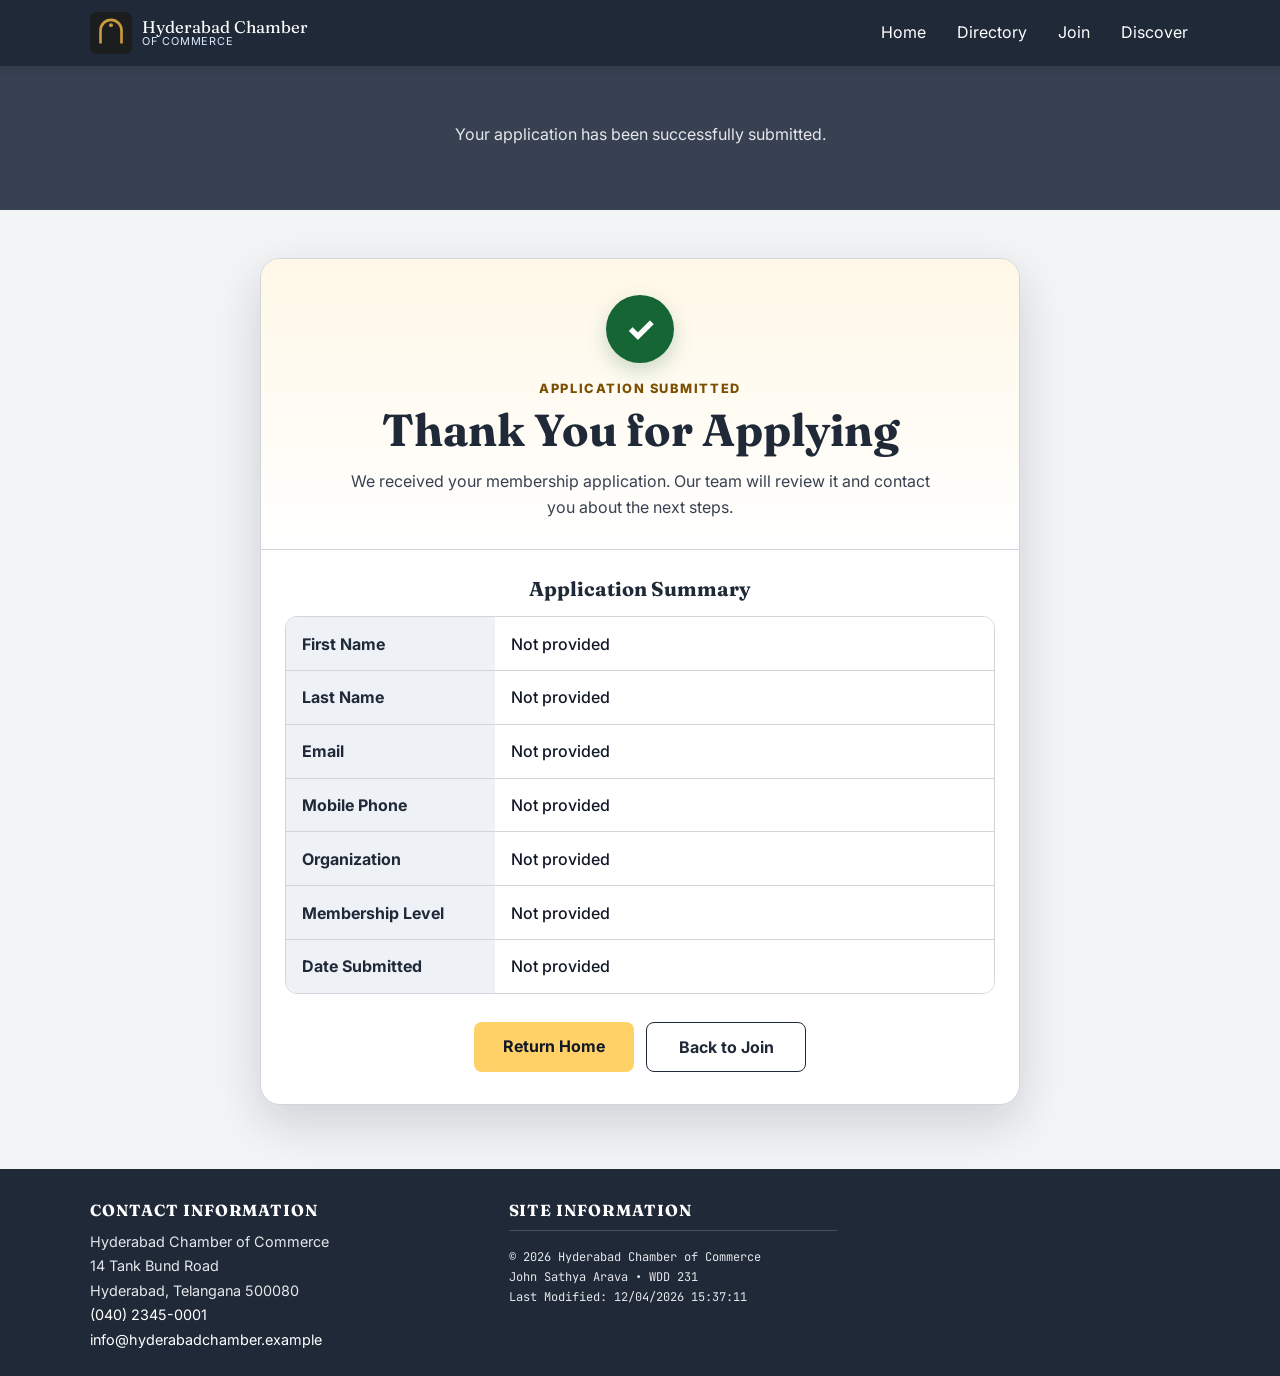
<file: chamber/thankyou.html>
<!DOCTYPE html>
<html lang="en">
<head>
    <meta charset="UTF-8">
    <meta name="viewport" content="width=device-width, initial-scale=1.0">
    <title>Application Received | Hyderabad Chamber of Commerce</title>
    <meta name="description" content="Thank you for applying to join the Hyderabad Chamber of Commerce. Review the membership information you submitted.">
    <meta name="author" content="John Sathya Arava">
    <link href="images/favicon.svg" rel="icon" type="image/svg+xml">
    <link href="https://fonts.googleapis.com" rel="preconnect">
    <link crossorigin href="https://fonts.gstatic.com" rel="preconnect">
    <link href="https://fonts.googleapis.com/css2?family=Fraunces:opsz,wght@9..144,500;9..144,700&amp;family=Inter:wght@400;500;600;700&amp;family=JetBrains+Mono:wght@400;500&amp;display=swap" rel="stylesheet">
    <link href="styles/small.css?v=3" rel="stylesheet">
    <link href="styles/larger.css?v=3" rel="stylesheet">

    <style>
      .thankyou-main{display:grid!important;place-items:center!important;min-height:600px!important;padding:3rem 1rem 4rem!important;background:#f3f4f6!important}
      .thankyou-card{width:min(100%,780px)!important;margin:0 auto!important;padding:0!important;overflow:hidden!important;border:1px solid #d1d5db!important;border-radius:20px!important;background:#fff!important;box-shadow:0 18px 48px rgba(15,23,42,.16)!important}
      .thankyou-card__header{padding:2.25rem 1.5rem 1.8rem!important;text-align:center!important;background:linear-gradient(180deg,#fff8e7 0%,#fff 100%)!important;border-bottom:1px solid #d1d5db!important}
      .thankyou-check{display:grid!important;place-items:center!important;width:68px!important;height:68px!important;margin:0 auto 1rem!important;border-radius:50%!important;background:#166534!important;color:#fff!important;font-size:2.1rem!important;font-weight:800!important}
      .thankyou-eyebrow{margin:0 0 .45rem!important;color:#7a4f00!important;font-size:.8rem!important;font-weight:800!important;letter-spacing:.12em!important;text-transform:uppercase!important}
      .thankyou-card__header h1{margin:0 0 .75rem!important;font-size:clamp(2rem,5vw,2.8rem)!important;line-height:1.12!important;text-align:center!important}
      .thankyou-card__header p:last-child{max-width:58ch!important;margin:0 auto!important;line-height:1.65!important}
      .thankyou-summary{padding:1.7rem 1.5rem .5rem!important}
      .thankyou-summary h2{text-align:center!important;margin:0 0 1rem!important}
      .application-details{display:grid!important;grid-template-columns:minmax(160px,.42fr) minmax(0,1fr)!important;margin:0!important;border:1px solid #d1d5db!important;border-radius:12px!important;overflow:hidden!important}
      .application-details dt,.application-details dd{margin:0!important;padding:.9rem 1rem!important;border-bottom:1px solid #d1d5db!important}
      .application-details dt{background:#eef2f7!important;font-weight:700!important}
      .application-details dd{background:#fff!important;overflow-wrap:anywhere!important}
      .application-details dt:last-of-type,.application-details dd:last-child{border-bottom:0!important}
      .thankyou-actions{display:flex!important;flex-wrap:wrap!important;justify-content:center!important;gap:.8rem!important;padding:1.25rem 1.5rem 2rem!important}
      .thankyou-actions .button{min-width:160px!important;text-align:center!important;justify-content:center!important}
      .button--secondary{border:1px solid #1f2937!important;background:#fff!important;color:#1f2937!important}
      @media(max-width:560px){.thankyou-main{padding:1.5rem .75rem 2.5rem!important;min-height:0!important}.application-details{grid-template-columns:1fr!important}.application-details dt{padding-bottom:.25rem!important;border-bottom:0!important}.application-details dd{padding-top:.2rem!important}.thankyou-actions{display:grid!important}.thankyou-actions .button{width:100%!important}}
    </style>
    <script defer src="scripts/common.js"></script>
    <script defer src="scripts/thankyou.js"></script>
</head>
<body>
    <header class="site-header">
        <div class="site-header__inner">
            <a class="brand" href="index.html" aria-label="Hyderabad Chamber of Commerce home">
                <span class="brand__mark" aria-hidden="true">
                    <svg viewBox="0 0 64 64" width="42" height="42" xmlns="http://www.w3.org/2000/svg">
                        <rect width="64" height="64" rx="10" fill="#1B1D1F"></rect>
                        <path d="M16 48V28A16 16 0 0 1 48 28V48" fill="none" stroke="#C89B3C" stroke-width="4"></path>
                        <circle cx="32" cy="20" r="3" fill="#C89B3C"></circle>
                    </svg>
                </span>
                <span class="brand__text">
                    <span class="brand__name">Hyderabad Chamber</span>
                    <span class="brand__tag">of Commerce</span>
                </span>
            </a>
            <button class="nav-toggle" id="nav-toggle" type="button" aria-label="Toggle navigation menu" aria-controls="primary-nav" aria-expanded="false">
                <span></span><span></span><span></span>
            </button>
            <nav class="primary-nav" id="primary-nav" aria-label="Primary navigation">
                <ul>
                    <li><a href="index.html">Home</a></li>
                    <li><a href="directory.html">Directory</a></li>
                    <li><a href="join.html">Join</a></li>
                    <li><a href="discover.html">Discover</a></li>
                </ul>
            </nav>
        </div>
    </header>

    <div class="page-banner">
        <div class="page-banner__inner">
            <p>Your application has been successfully submitted.</p>
        </div>
    </div>

    <main class="thankyou-main">
        <section class="thankyou-card" aria-labelledby="thankyou-heading">
            <div class="thankyou-card__header">
                <span class="thankyou-check" aria-hidden="true">✓</span>
                <p class="thankyou-eyebrow">Application submitted</p>
                <h1 id="thankyou-heading">Thank You for Applying</h1>
                <p>We received your membership application. Our team will review it and contact you about the next steps.</p>
            </div>

            <div class="thankyou-summary" aria-labelledby="application-details-heading">
                <h2 id="application-details-heading">Application Summary</h2>
                <dl class="application-details">
                    <dt>First Name</dt><dd id="firstName">Not provided</dd>
                    <dt>Last Name</dt><dd id="lastName">Not provided</dd>
                    <dt>Email</dt><dd id="email">Not provided</dd>
                    <dt>Mobile Phone</dt><dd id="phone">Not provided</dd>
                    <dt>Organization</dt><dd id="organization">Not provided</dd>
                    <dt>Membership Level</dt><dd id="membership">Not provided</dd>
                    <dt>Date Submitted</dt><dd id="timestamp">Not provided</dd>
                </dl>
            </div>

            <div class="thankyou-actions">
                <a class="button button--primary" href="index.html">Return Home</a>
                <a class="button button--secondary" href="join.html">Back to Join</a>
            </div>
        </section>
    </main>

    <footer class="site-footer">
        <div class="site-footer__inner">
            <section>
                <h2>Contact Information</h2>
                <address>
                    Hyderabad Chamber of Commerce<br>
                    14 Tank Bund Road<br>
                    Hyderabad, Telangana 500080<br>
                    <a href="tel:+914023450001">(040) 2345-0001</a><br>
                    <a href="mailto:info@hyderabadchamber.example">info@hyderabadchamber.example</a>
                </address>
            </section>
            <section>
                <h2>Site Information</h2>
                <p class="site-footer__meta">© <span id="current-year"></span> Hyderabad Chamber of Commerce<br>John Sathya Arava • WDD 231<br>Last Modified: <span id="last-modified"></span></p>
            </section>
        </div>
    </footer>
</body>
</html>
</file>
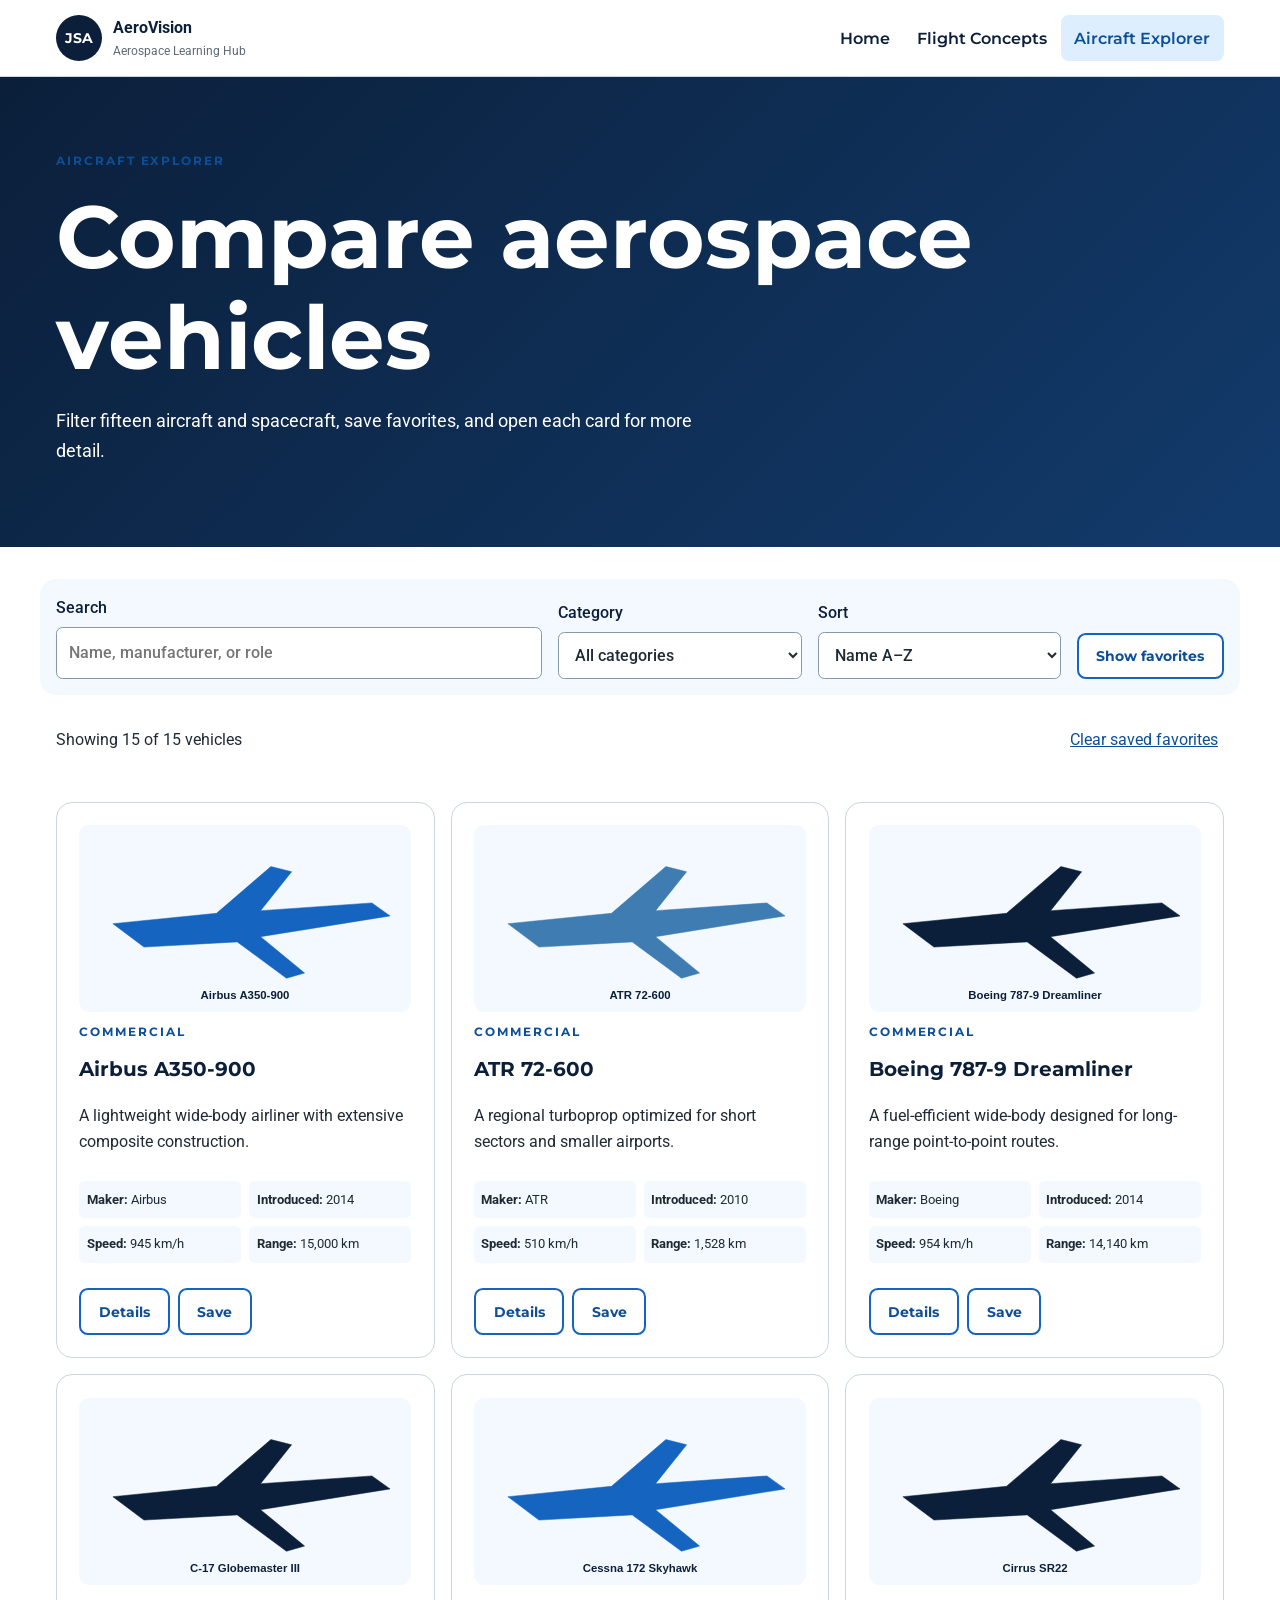
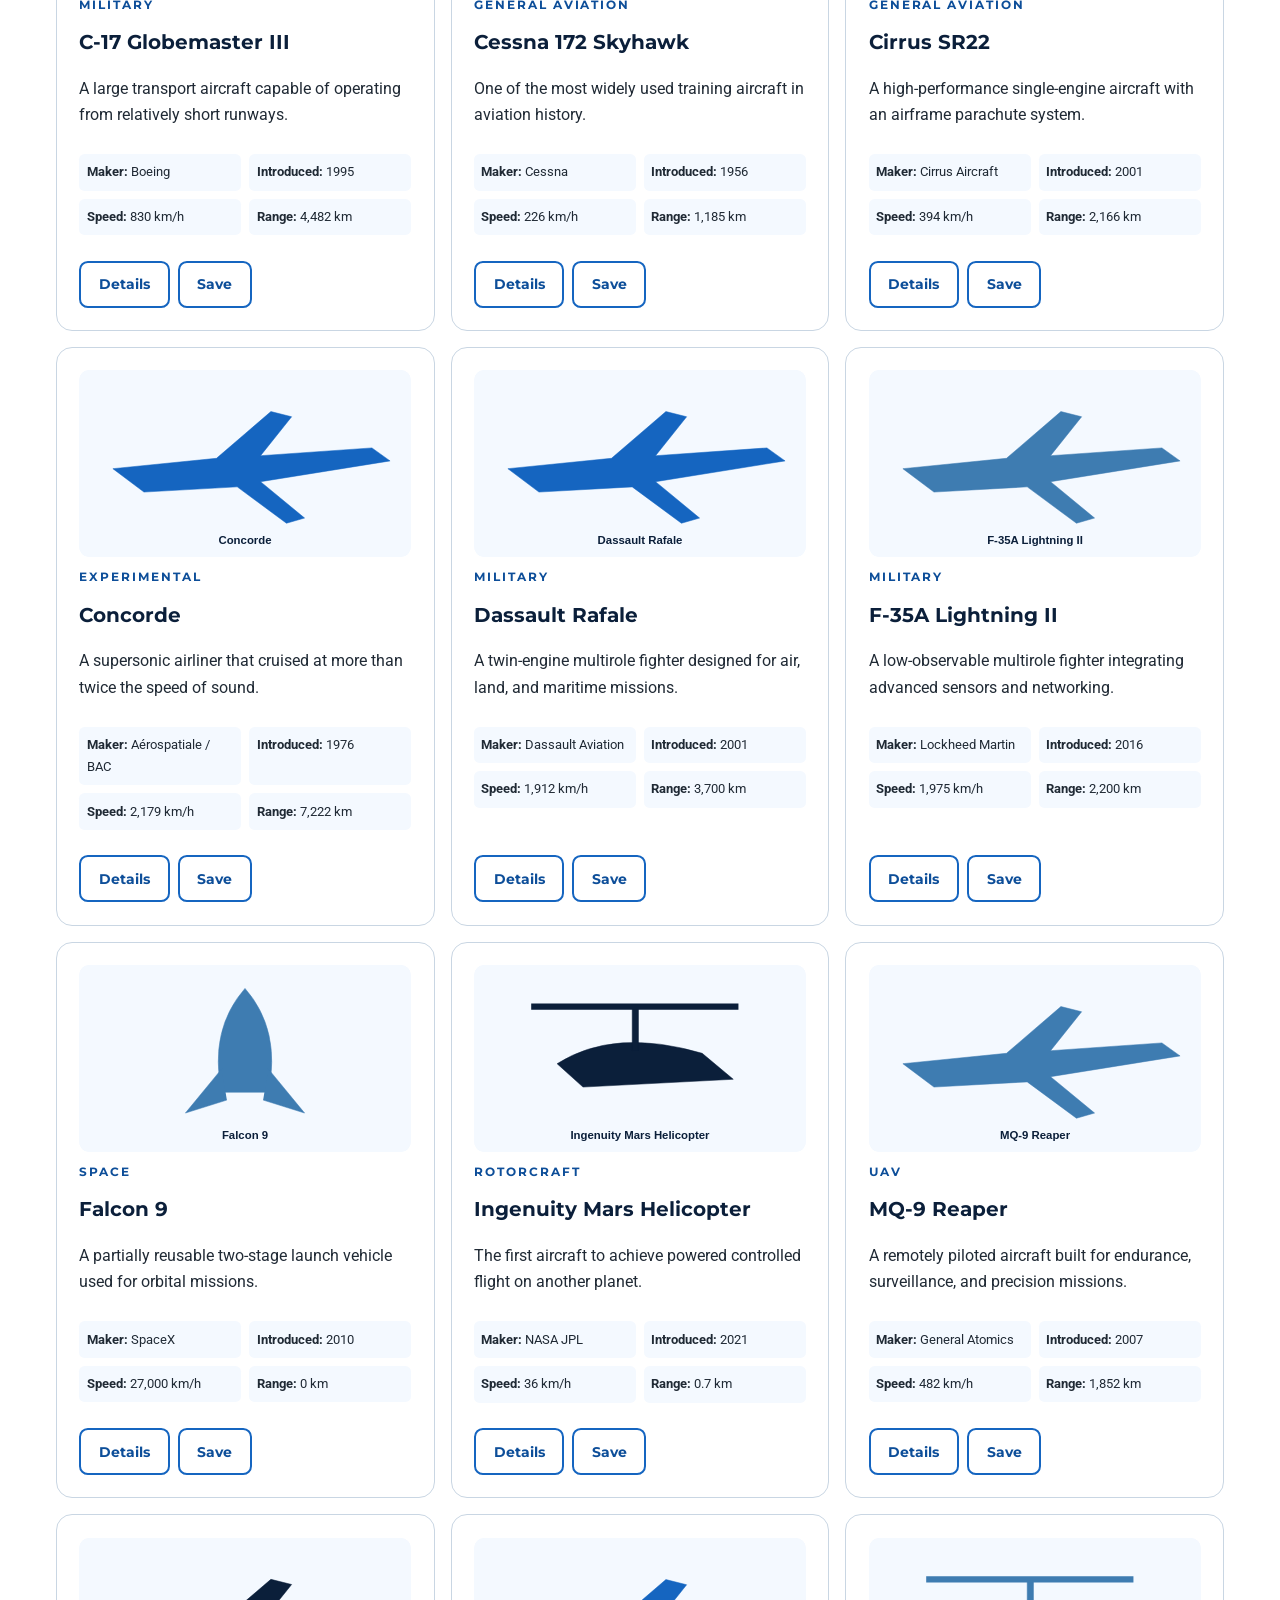
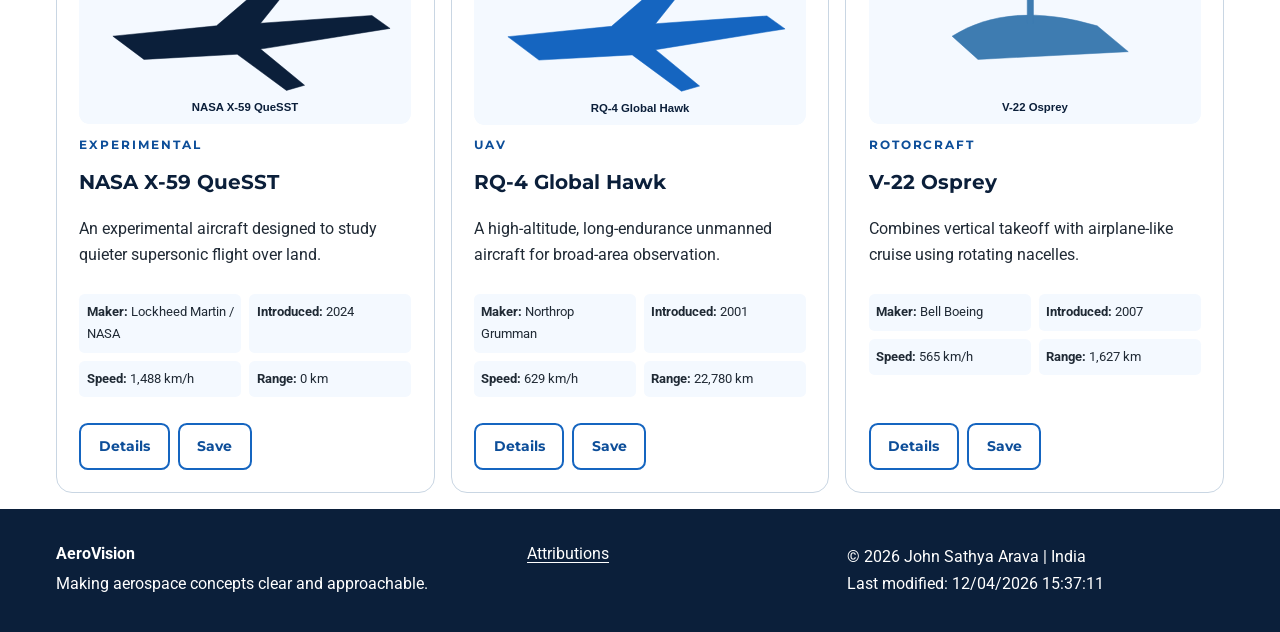
<file: project/aircraft.html>
<!DOCTYPE html>
<html lang="en">
<head>
  <meta charset="UTF-8">
  <meta name="viewport" content="width=device-width, initial-scale=1.0">
  <title>Aircraft Explorer | AeroVision</title>
  <meta name="description" content="Explore and compare fifteen aircraft and spacecraft by category, role, speed, range, propulsion, and manufacturer.">
  <meta name="author" content="John Sathya Arava">
  <meta property="og:title" content="Aircraft Explorer | AeroVision">
  <meta property="og:description" content="Explore and compare fifteen aircraft and spacecraft by category, role, speed, range, propulsion, and manufacturer.">
  <meta property="og:type" content="website">
  <meta property="og:image" content="images/social-share.svg">
  <link rel="icon" href="images/favicon.svg" type="image/svg+xml">
  <link rel="preconnect" href="https://fonts.googleapis.com">
  <link rel="preconnect" href="https://fonts.gstatic.com" crossorigin>
  <link href="https://fonts.googleapis.com/css2?family=Montserrat:wght@600;700&family=Roboto:wght@400;500&display=swap" rel="stylesheet">
  <link rel="stylesheet" href="styles/aerovision.css">
  <script type="module" src="scripts/main.js"></script>
  <script type="module" src="scripts/aircraft.js"></script>
</head>
<body>
  <header class="site-header">
    <a class="skip-link" href="#main-content">Skip to main content</a>
    <div class="header-inner">
      <a class="brand" href="index.html" aria-label="AeroVision home">
        <span class="brand-mark" aria-hidden="true">JSA</span>
        <span><strong>AeroVision</strong><small>Aerospace Learning Hub</small></span>
      </a>
      <button id="menu-button" class="menu-button" type="button" aria-expanded="false" aria-controls="primary-nav" aria-label="Open navigation menu"><span></span><span></span><span></span></button>
      <nav id="primary-nav" class="primary-nav" aria-label="Primary navigation">
        <a href="index.html">Home</a><a href="concepts.html">Flight Concepts</a><a href="aircraft.html">Aircraft Explorer</a>
      </nav>
    </div>
  </header>
  <main id="main-content">
<section class="page-hero"><p class="eyebrow">Aircraft Explorer</p><h1>Compare aerospace vehicles</h1><p>Filter fifteen aircraft and spacecraft, save favorites, and open each card for more detail.</p></section>
<section class="explorer-controls" aria-label="Aircraft filters"><label>Search<input id="search" type="search" placeholder="Name, manufacturer, or role"></label><label>Category<select id="category-filter"><option value="all">All categories</option></select></label><label>Sort<select id="sort"><option value="name">Name A–Z</option><option value="speed-desc">Fastest first</option><option value="range-desc">Longest range</option><option value="year">Oldest first</option></select></label><button id="favorites-filter" class="button secondary" type="button" aria-pressed="false">Show favorites</button></section>
<div class="results-bar"><p id="result-count" aria-live="polite">Loading aircraft…</p><button id="clear-favorites" class="text-button" type="button">Clear saved favorites</button></div>
<section id="aircraft-grid" class="aircraft-grid" aria-label="Aircraft results"></section>
<p id="data-error" class="error-message" hidden></p>
<dialog id="aircraft-dialog"><button id="close-dialog" class="dialog-close" type="button" aria-label="Close aircraft details">×</button><div id="dialog-content"></div></dialog></main>
  <footer class="site-footer">
    <div><strong>AeroVision</strong><p>Making aerospace concepts clear and approachable.</p></div>
    <div class="footer-links"><a href="attributions.html">Attributions</a></div>
    <p>&copy; <span id="current-year"></span> John Sathya Arava | India<br><span id="last-modified"></span></p>
  </footer>
</body>
</html>
</file>
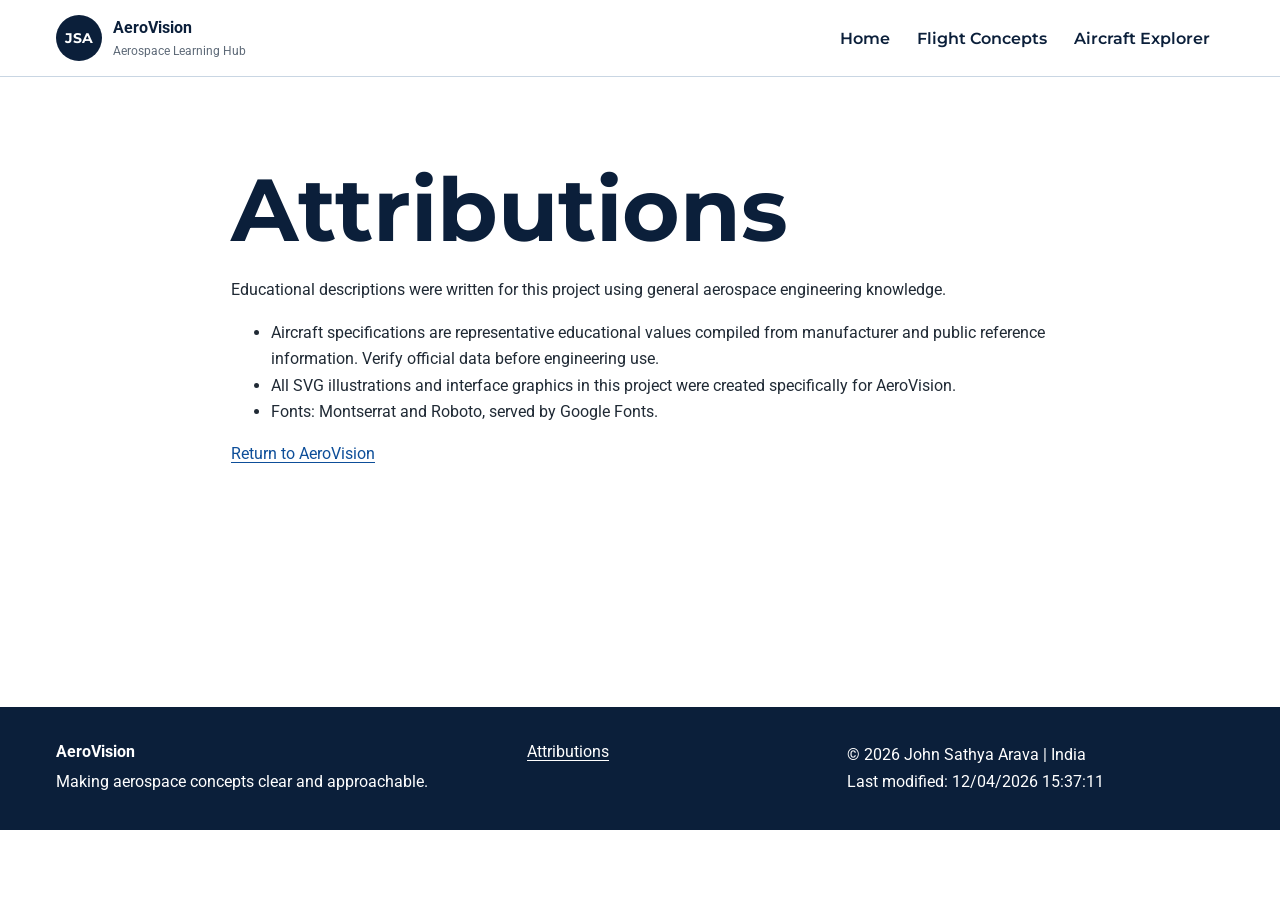
<file: project/attributions.html>
<!DOCTYPE html>
<html lang="en">
<head>
  <meta charset="UTF-8">
  <meta name="viewport" content="width=device-width, initial-scale=1.0">
  <title>Attributions | AeroVision</title>
  <meta name="description" content="Sources and acknowledgements for content, data, typography, and illustrations used by AeroVision.">
  <meta name="author" content="John Sathya Arava">
  <meta property="og:title" content="Attributions | AeroVision">
  <meta property="og:description" content="Sources and acknowledgements for content, data, typography, and illustrations used by AeroVision.">
  <meta property="og:type" content="website">
  <meta property="og:image" content="images/social-share.svg">
  <link rel="icon" href="images/favicon.svg" type="image/svg+xml">
  <link rel="preconnect" href="https://fonts.googleapis.com">
  <link rel="preconnect" href="https://fonts.gstatic.com" crossorigin>
  <link href="https://fonts.googleapis.com/css2?family=Montserrat:wght@600;700&family=Roboto:wght@400;500&display=swap" rel="stylesheet">
  <link rel="stylesheet" href="styles/aerovision.css">
  <script type="module" src="scripts/main.js"></script>
  
</head>
<body>
  <header class="site-header">
    <a class="skip-link" href="#main-content">Skip to main content</a>
    <div class="header-inner">
      <a class="brand" href="index.html" aria-label="AeroVision home">
        <span class="brand-mark" aria-hidden="true">JSA</span>
        <span><strong>AeroVision</strong><small>Aerospace Learning Hub</small></span>
      </a>
      <button id="menu-button" class="menu-button" type="button" aria-expanded="false" aria-controls="primary-nav" aria-label="Open navigation menu"><span></span><span></span><span></span></button>
      <nav id="primary-nav" class="primary-nav" aria-label="Primary navigation">
        <a href="index.html">Home</a><a href="concepts.html">Flight Concepts</a><a href="aircraft.html">Aircraft Explorer</a>
      </nav>
    </div>
  </header>
  <main id="main-content"><section class="plain-page"><h1>Attributions</h1><p>Educational descriptions were written for this project using general aerospace engineering knowledge.</p><ul><li>Aircraft specifications are representative educational values compiled from manufacturer and public reference information. Verify official data before engineering use.</li><li>All SVG illustrations and interface graphics in this project were created specifically for AeroVision.</li><li>Fonts: Montserrat and Roboto, served by Google Fonts.</li></ul><p><a href="index.html">Return to AeroVision</a></p></section></main>
  <footer class="site-footer">
    <div><strong>AeroVision</strong><p>Making aerospace concepts clear and approachable.</p></div>
    <div class="footer-links"><a href="attributions.html">Attributions</a></div>
    <p>&copy; <span id="current-year"></span> John Sathya Arava | India<br><span id="last-modified"></span></p>
  </footer>
</body>
</html>
</file>
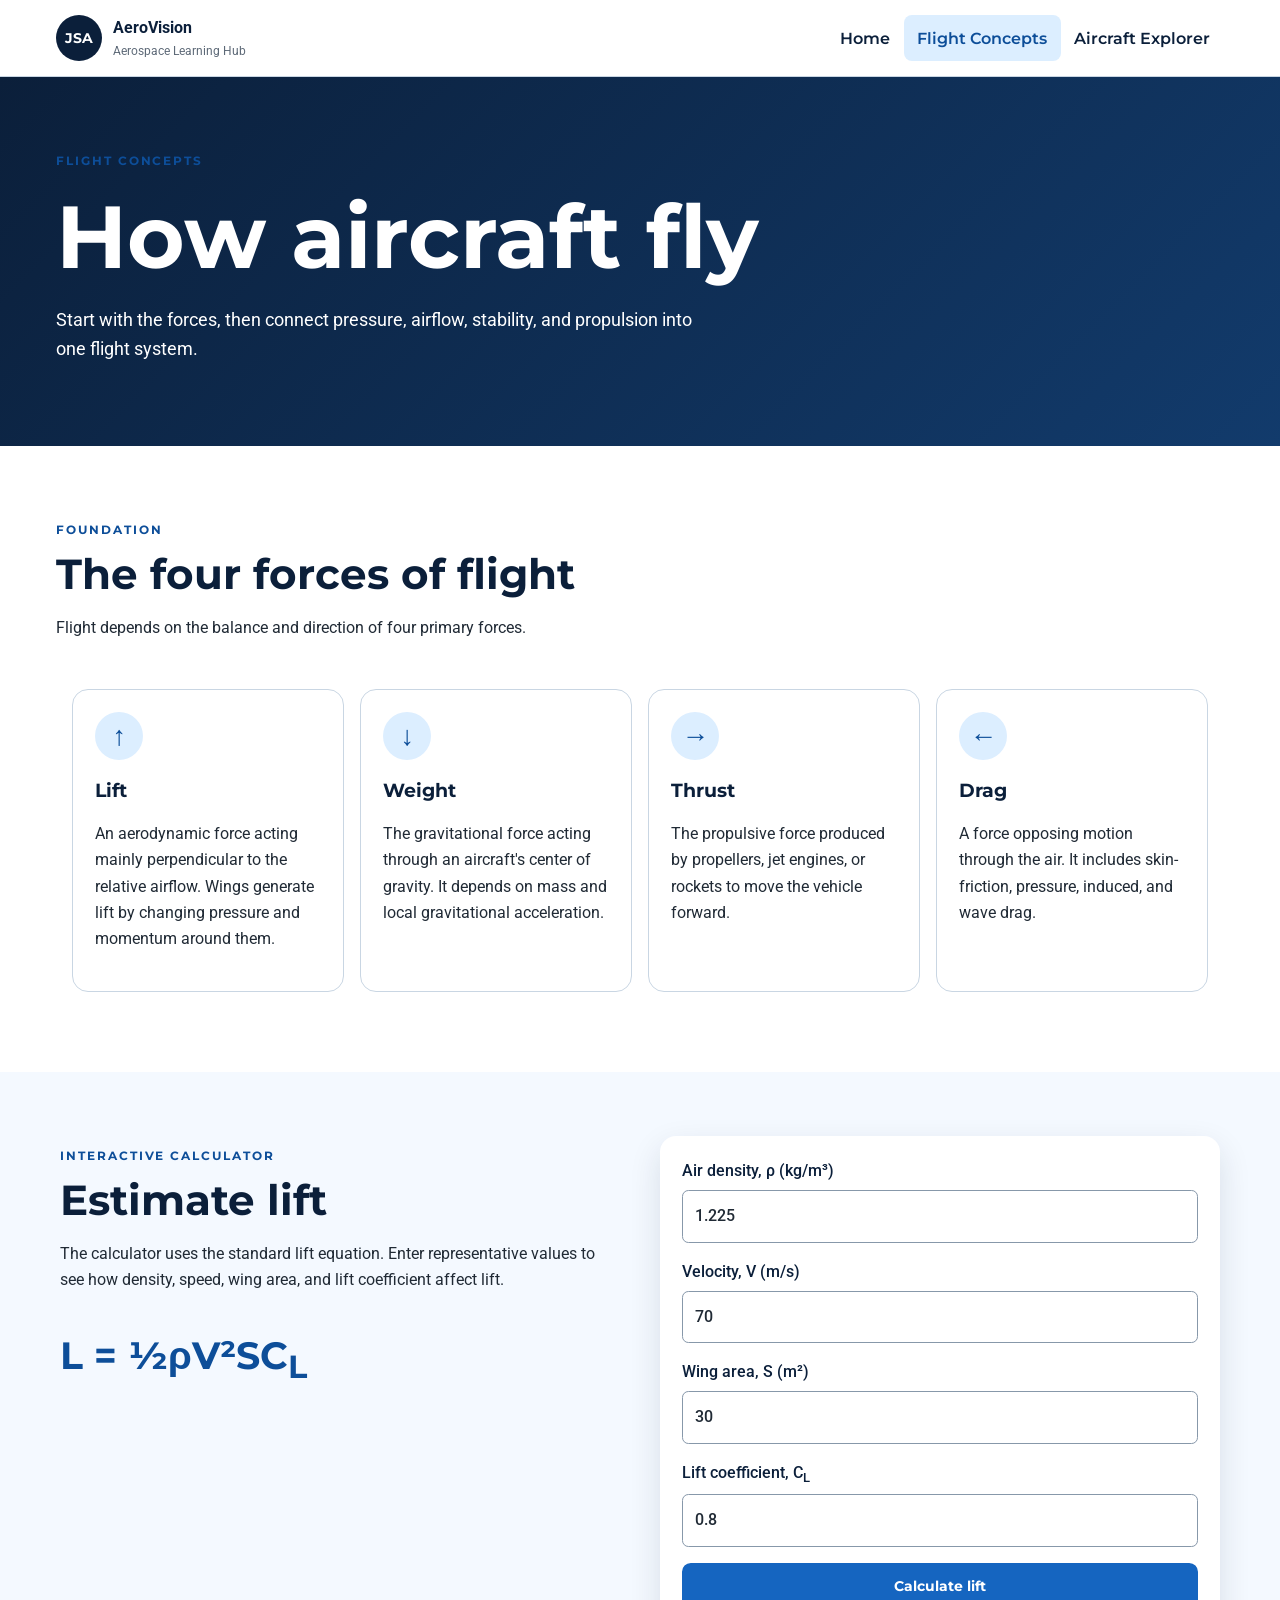
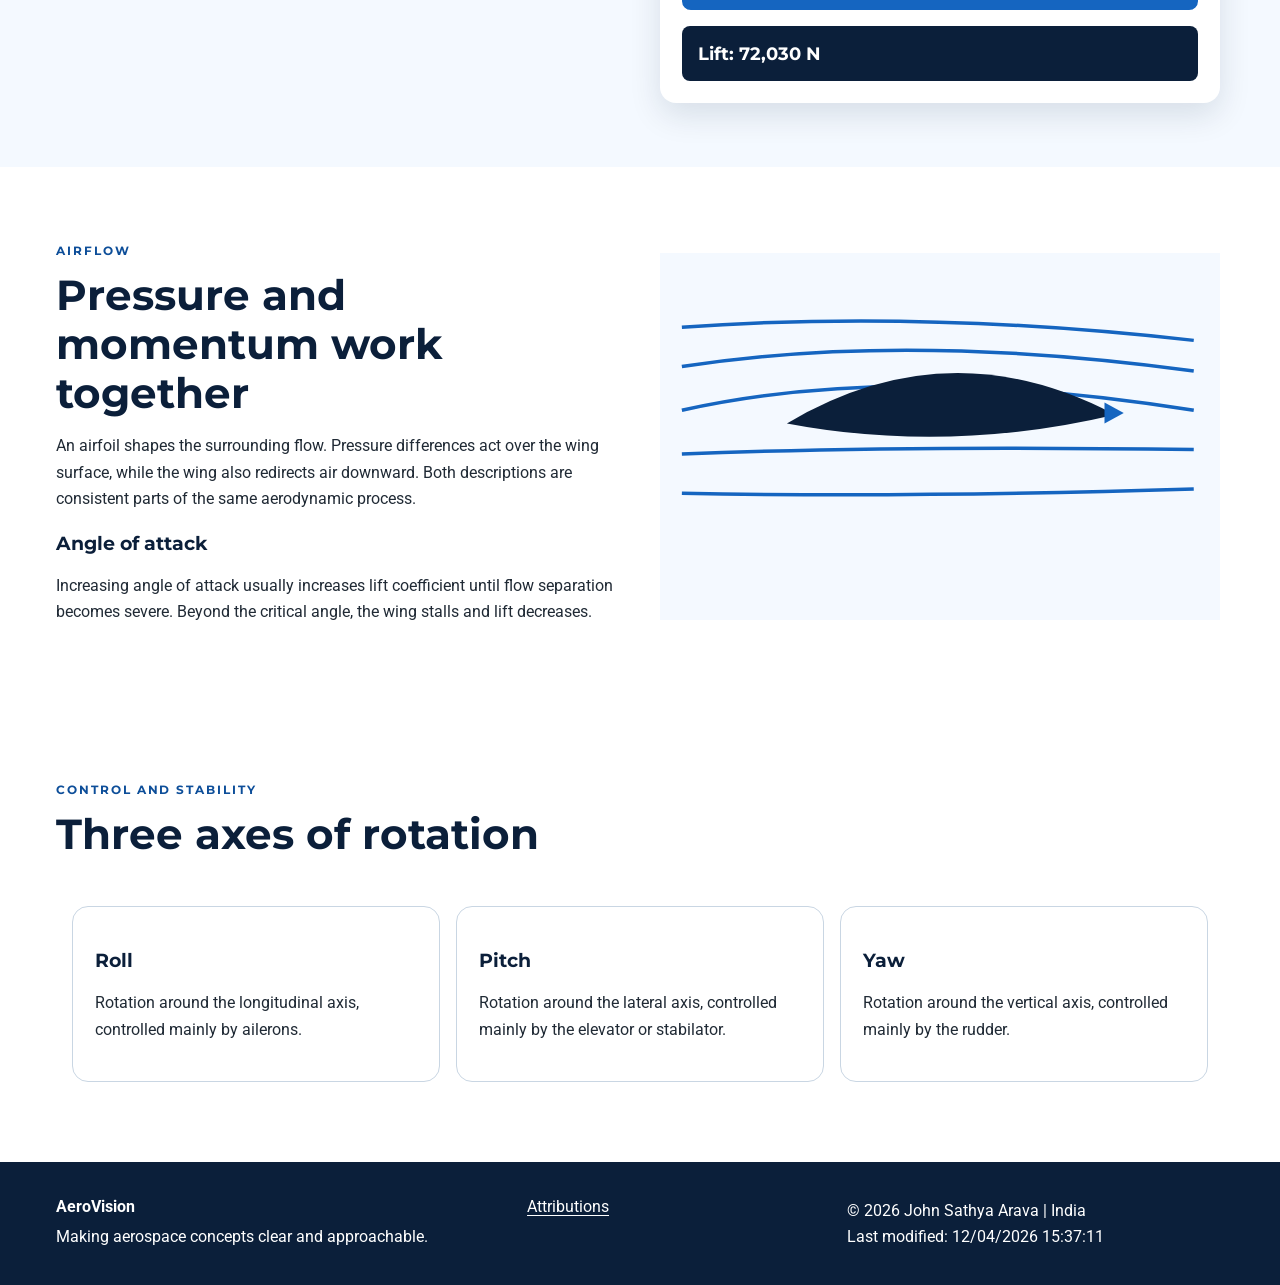
<file: project/concepts.html>
<!DOCTYPE html>
<html lang="en">
<head>
  <meta charset="UTF-8">
  <meta name="viewport" content="width=device-width, initial-scale=1.0">
  <title>Flight Concepts | AeroVision</title>
  <meta name="description" content="Learn the four forces of flight, lift fundamentals, airflow, angle of attack, stability, and aircraft control.">
  <meta name="author" content="John Sathya Arava">
  <meta property="og:title" content="Flight Concepts | AeroVision">
  <meta property="og:description" content="Learn the four forces of flight, lift fundamentals, airflow, angle of attack, stability, and aircraft control.">
  <meta property="og:type" content="website">
  <meta property="og:image" content="images/social-share.svg">
  <link rel="icon" href="images/favicon.svg" type="image/svg+xml">
  <link rel="preconnect" href="https://fonts.googleapis.com">
  <link rel="preconnect" href="https://fonts.gstatic.com" crossorigin>
  <link href="https://fonts.googleapis.com/css2?family=Montserrat:wght@600;700&family=Roboto:wght@400;500&display=swap" rel="stylesheet">
  <link rel="stylesheet" href="styles/aerovision.css">
  <script type="module" src="scripts/main.js"></script>
  <script type="module" src="scripts/calculator.js"></script>
</head>
<body>
  <header class="site-header">
    <a class="skip-link" href="#main-content">Skip to main content</a>
    <div class="header-inner">
      <a class="brand" href="index.html" aria-label="AeroVision home">
        <span class="brand-mark" aria-hidden="true">JSA</span>
        <span><strong>AeroVision</strong><small>Aerospace Learning Hub</small></span>
      </a>
      <button id="menu-button" class="menu-button" type="button" aria-expanded="false" aria-controls="primary-nav" aria-label="Open navigation menu"><span></span><span></span><span></span></button>
      <nav id="primary-nav" class="primary-nav" aria-label="Primary navigation">
        <a href="index.html">Home</a><a href="concepts.html">Flight Concepts</a><a href="aircraft.html">Aircraft Explorer</a>
      </nav>
    </div>
  </header>
  <main id="main-content">
<section class="page-hero"><p class="eyebrow">Flight Concepts</p><h1>How aircraft fly</h1><p>Start with the forces, then connect pressure, airflow, stability, and propulsion into one flight system.</p></section>
<section id="forces" class="section"><div class="section-heading"><p class="eyebrow">Foundation</p><h2>The four forces of flight</h2><p>Flight depends on the balance and direction of four primary forces.</p></div><div class="concept-grid">
<article><span class="concept-icon">↑</span><h3>Lift</h3><p>An aerodynamic force acting mainly perpendicular to the relative airflow. Wings generate lift by changing pressure and momentum around them.</p></article>
<article><span class="concept-icon">↓</span><h3>Weight</h3><p>The gravitational force acting through an aircraft's center of gravity. It depends on mass and local gravitational acceleration.</p></article>
<article><span class="concept-icon">→</span><h3>Thrust</h3><p>The propulsive force produced by propellers, jet engines, or rockets to move the vehicle forward.</p></article>
<article><span class="concept-icon">←</span><h3>Drag</h3><p>A force opposing motion through the air. It includes skin-friction, pressure, induced, and wave drag.</p></article></div></section>
<section class="section equation-panel"><div><p class="eyebrow">Interactive calculator</p><h2>Estimate lift</h2><p>The calculator uses the standard lift equation. Enter representative values to see how density, speed, wing area, and lift coefficient affect lift.</p><p class="equation">L = ½ρV²SC<sub>L</sub></p></div><form id="lift-form" class="calculator-form"><label>Air density, ρ (kg/m³)<input id="density" type="number" min="0.1" step="0.001" value="1.225" required></label><label>Velocity, V (m/s)<input id="velocity" type="number" min="0" step="0.1" value="70" required></label><label>Wing area, S (m²)<input id="area" type="number" min="0.1" step="0.1" value="30" required></label><label>Lift coefficient, C<sub>L</sub><input id="coefficient" type="number" min="0" step="0.01" value="0.8" required></label><button class="button primary" type="submit">Calculate lift</button><output id="lift-result" aria-live="polite">Lift: 72,030 N</output></form></section>
<section class="section split-panel reverse"><img src="images/airflow.svg" alt="Simplified airflow streamlines around an airfoil" width="560" height="420" loading="lazy"><div><p class="eyebrow">Airflow</p><h2>Pressure and momentum work together</h2><p>An airfoil shapes the surrounding flow. Pressure differences act over the wing surface, while the wing also redirects air downward. Both descriptions are consistent parts of the same aerodynamic process.</p><h3>Angle of attack</h3><p>Increasing angle of attack usually increases lift coefficient until flow separation becomes severe. Beyond the critical angle, the wing stalls and lift decreases.</p></div></section>
<section class="section"><div class="section-heading"><p class="eyebrow">Control and stability</p><h2>Three axes of rotation</h2></div><div class="axis-grid"><article><h3>Roll</h3><p>Rotation around the longitudinal axis, controlled mainly by ailerons.</p></article><article><h3>Pitch</h3><p>Rotation around the lateral axis, controlled mainly by the elevator or stabilator.</p></article><article><h3>Yaw</h3><p>Rotation around the vertical axis, controlled mainly by the rudder.</p></article></div></section></main>
  <footer class="site-footer">
    <div><strong>AeroVision</strong><p>Making aerospace concepts clear and approachable.</p></div>
    <div class="footer-links"><a href="attributions.html">Attributions</a></div>
    <p>&copy; <span id="current-year"></span> John Sathya Arava | India<br><span id="last-modified"></span></p>
  </footer>
</body>
</html>
</file>
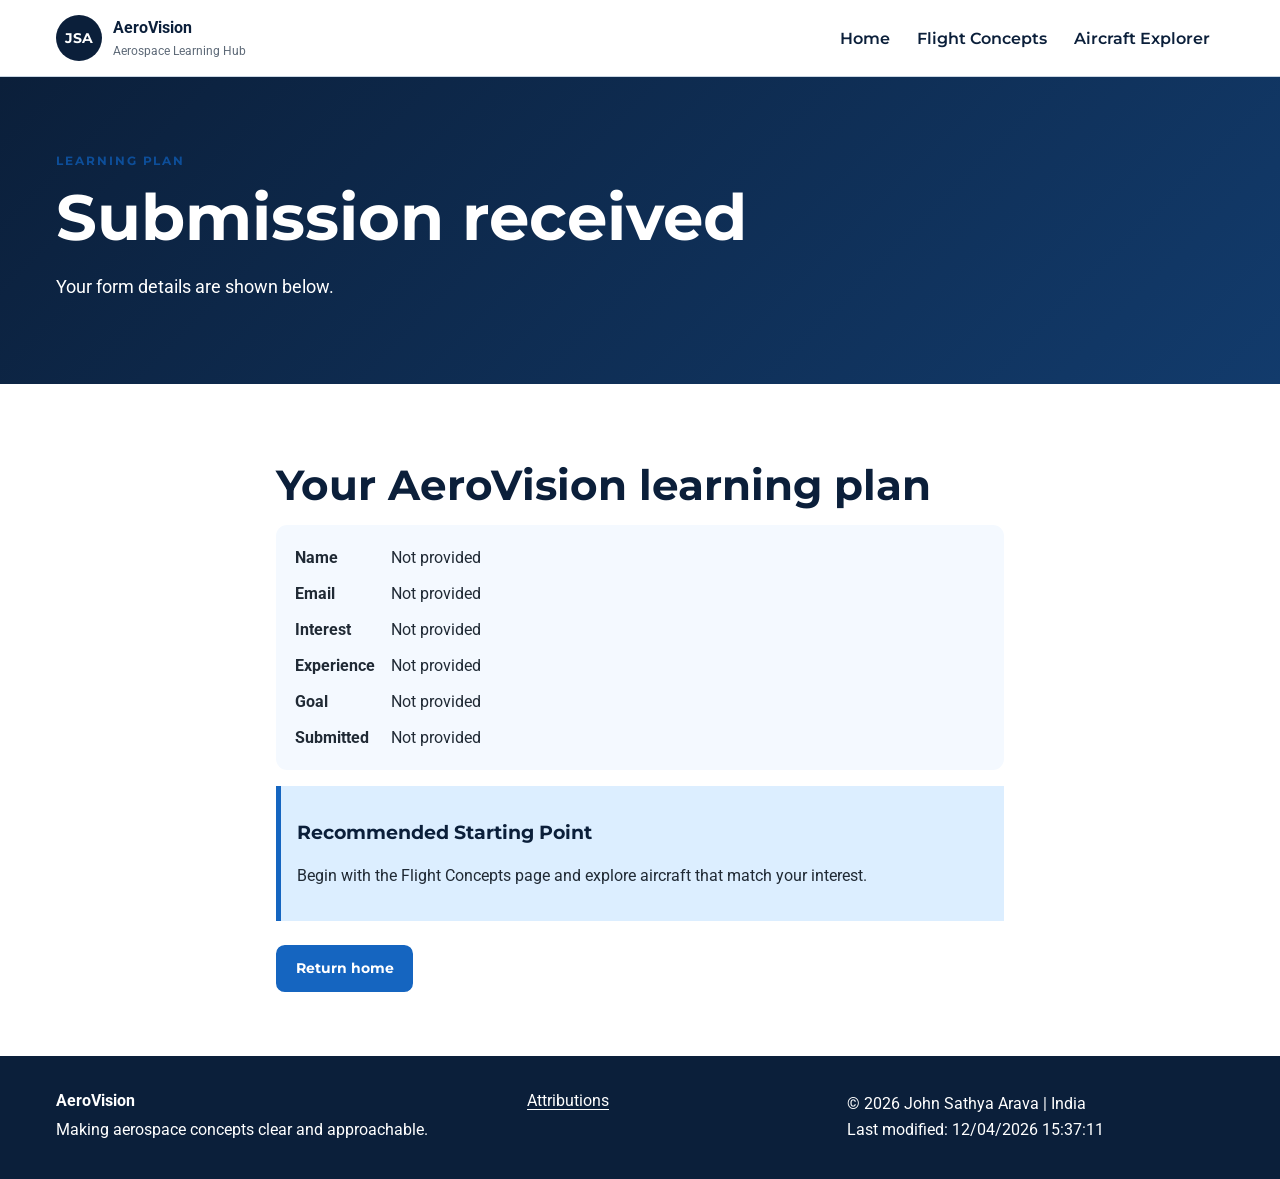
<file: project/plan.html>
<!DOCTYPE html>
<html lang="en">
<head>
  <meta charset="UTF-8">
  <meta name="viewport" content="width=device-width, initial-scale=1.0">
  <title>Learning Plan Confirmation | AeroVision</title>
  <meta name="description" content="View the learning-plan information submitted through the AeroVision form.">
  <meta name="author" content="John Sathya Arava">
  <meta property="og:title" content="Learning Plan Confirmation | AeroVision">
  <meta property="og:description" content="View the learning-plan information submitted through the AeroVision form.">
  <meta property="og:type" content="website">
  <meta property="og:image" content="images/social-share.svg">
  <link rel="icon" href="images/favicon.svg" type="image/svg+xml">
  <link rel="preconnect" href="https://fonts.googleapis.com">
  <link rel="preconnect" href="https://fonts.gstatic.com" crossorigin>
  <link href="https://fonts.googleapis.com/css2?family=Montserrat:wght@600;700&family=Roboto:wght@400;500&display=swap" rel="stylesheet">
  <link rel="stylesheet" href="styles/aerovision.css">
  <script type="module" src="scripts/main.js"></script>
  <script type="module" src="scripts/plan.js"></script>
</head>
<body>
  <header class="site-header">
    <a class="skip-link" href="#main-content">Skip to main content</a>
    <div class="header-inner">
      <a class="brand" href="index.html" aria-label="AeroVision home">
        <span class="brand-mark" aria-hidden="true">JSA</span>
        <span><strong>AeroVision</strong><small>Aerospace Learning Hub</small></span>
      </a>
      <button id="menu-button" class="menu-button" type="button" aria-expanded="false" aria-controls="primary-nav" aria-label="Open navigation menu"><span></span><span></span><span></span></button>
      <nav id="primary-nav" class="primary-nav" aria-label="Primary navigation">
        <a href="index.html">Home</a><a href="concepts.html">Flight Concepts</a><a href="aircraft.html">Aircraft Explorer</a>
      </nav>
    </div>
  </header>
  <main id="main-content"><section class="page-hero compact"><p class="eyebrow">Learning Plan</p><h1>Submission received</h1><p>Your form details are shown below.</p></section><section class="section confirmation-card"><h2>Your AeroVision learning plan</h2><dl id="form-details"></dl><div id="recommendation" class="recommendation"></div><a class="button primary" href="index.html">Return home</a></section></main>
  <footer class="site-footer">
    <div><strong>AeroVision</strong><p>Making aerospace concepts clear and approachable.</p></div>
    <div class="footer-links"><a href="attributions.html">Attributions</a></div>
    <p>&copy; <span id="current-year"></span> John Sathya Arava | India<br><span id="last-modified"></span></p>
  </footer>
</body>
</html>
</file>
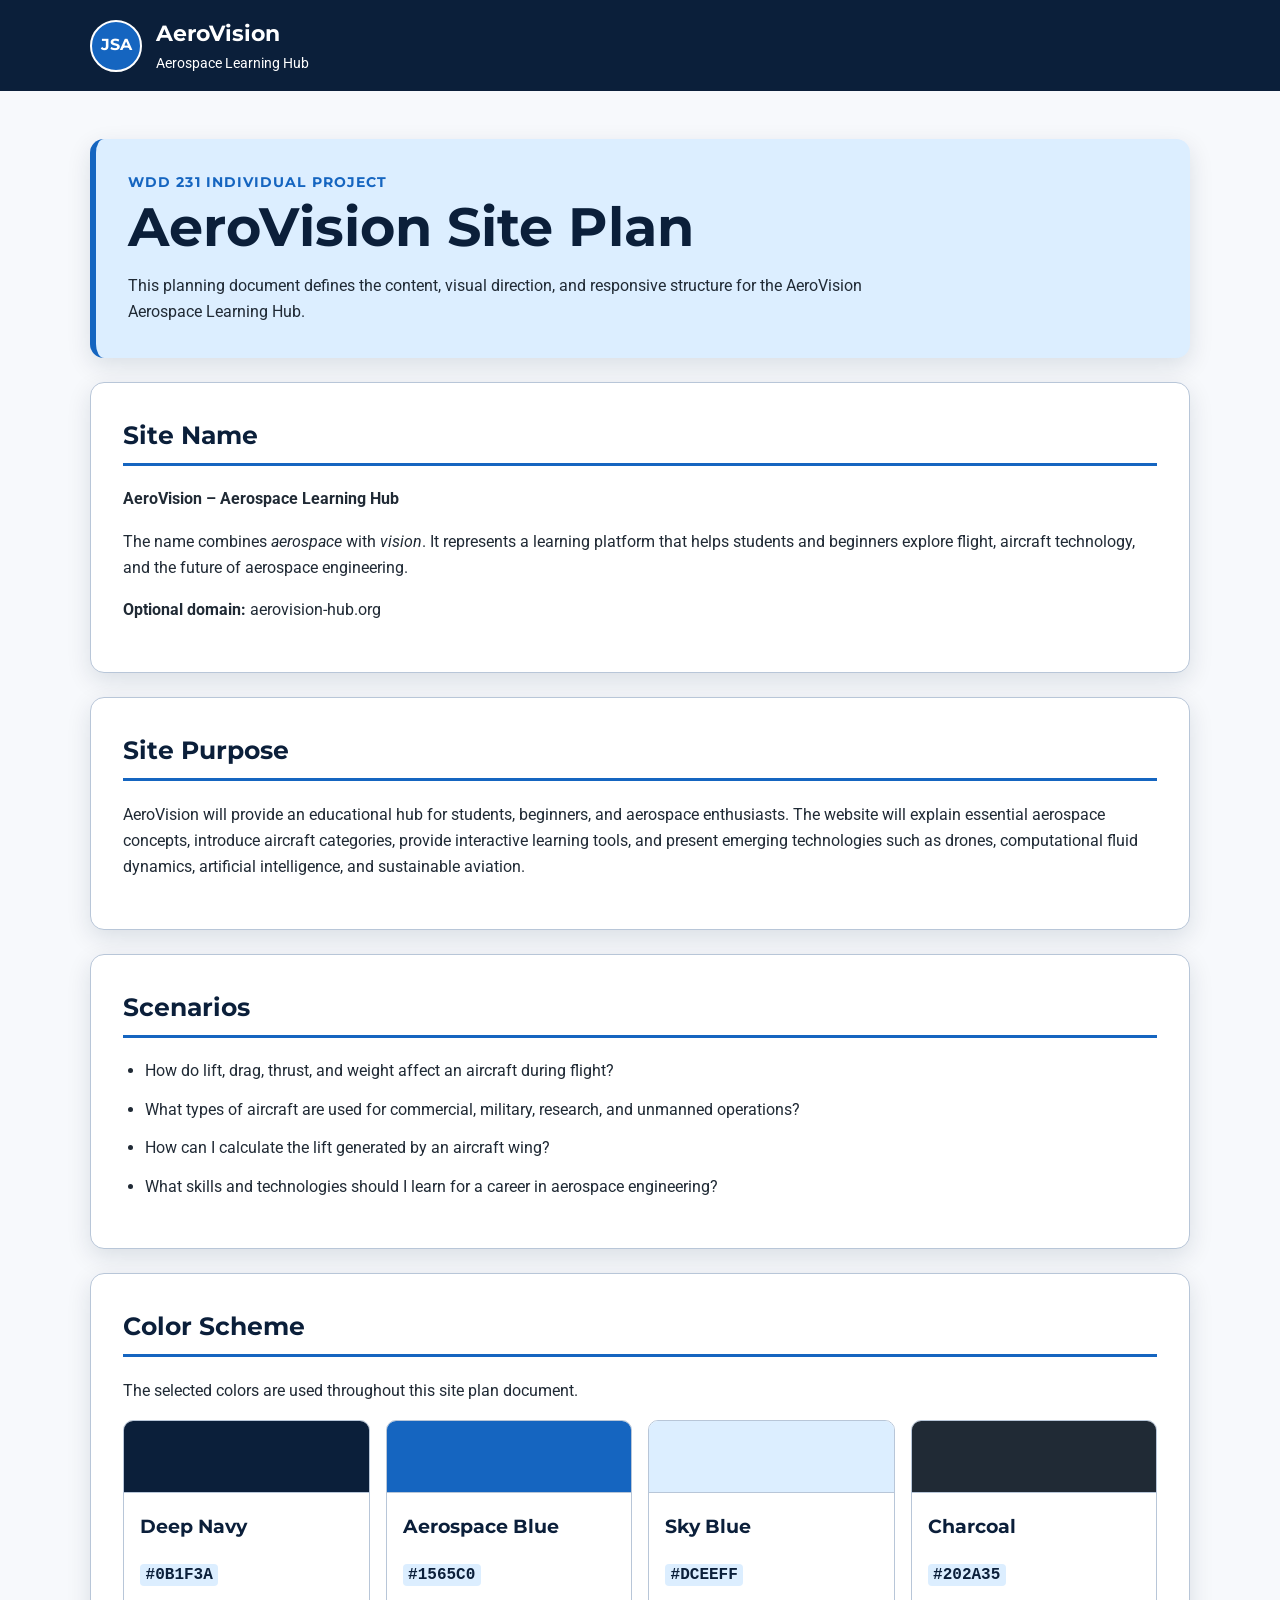
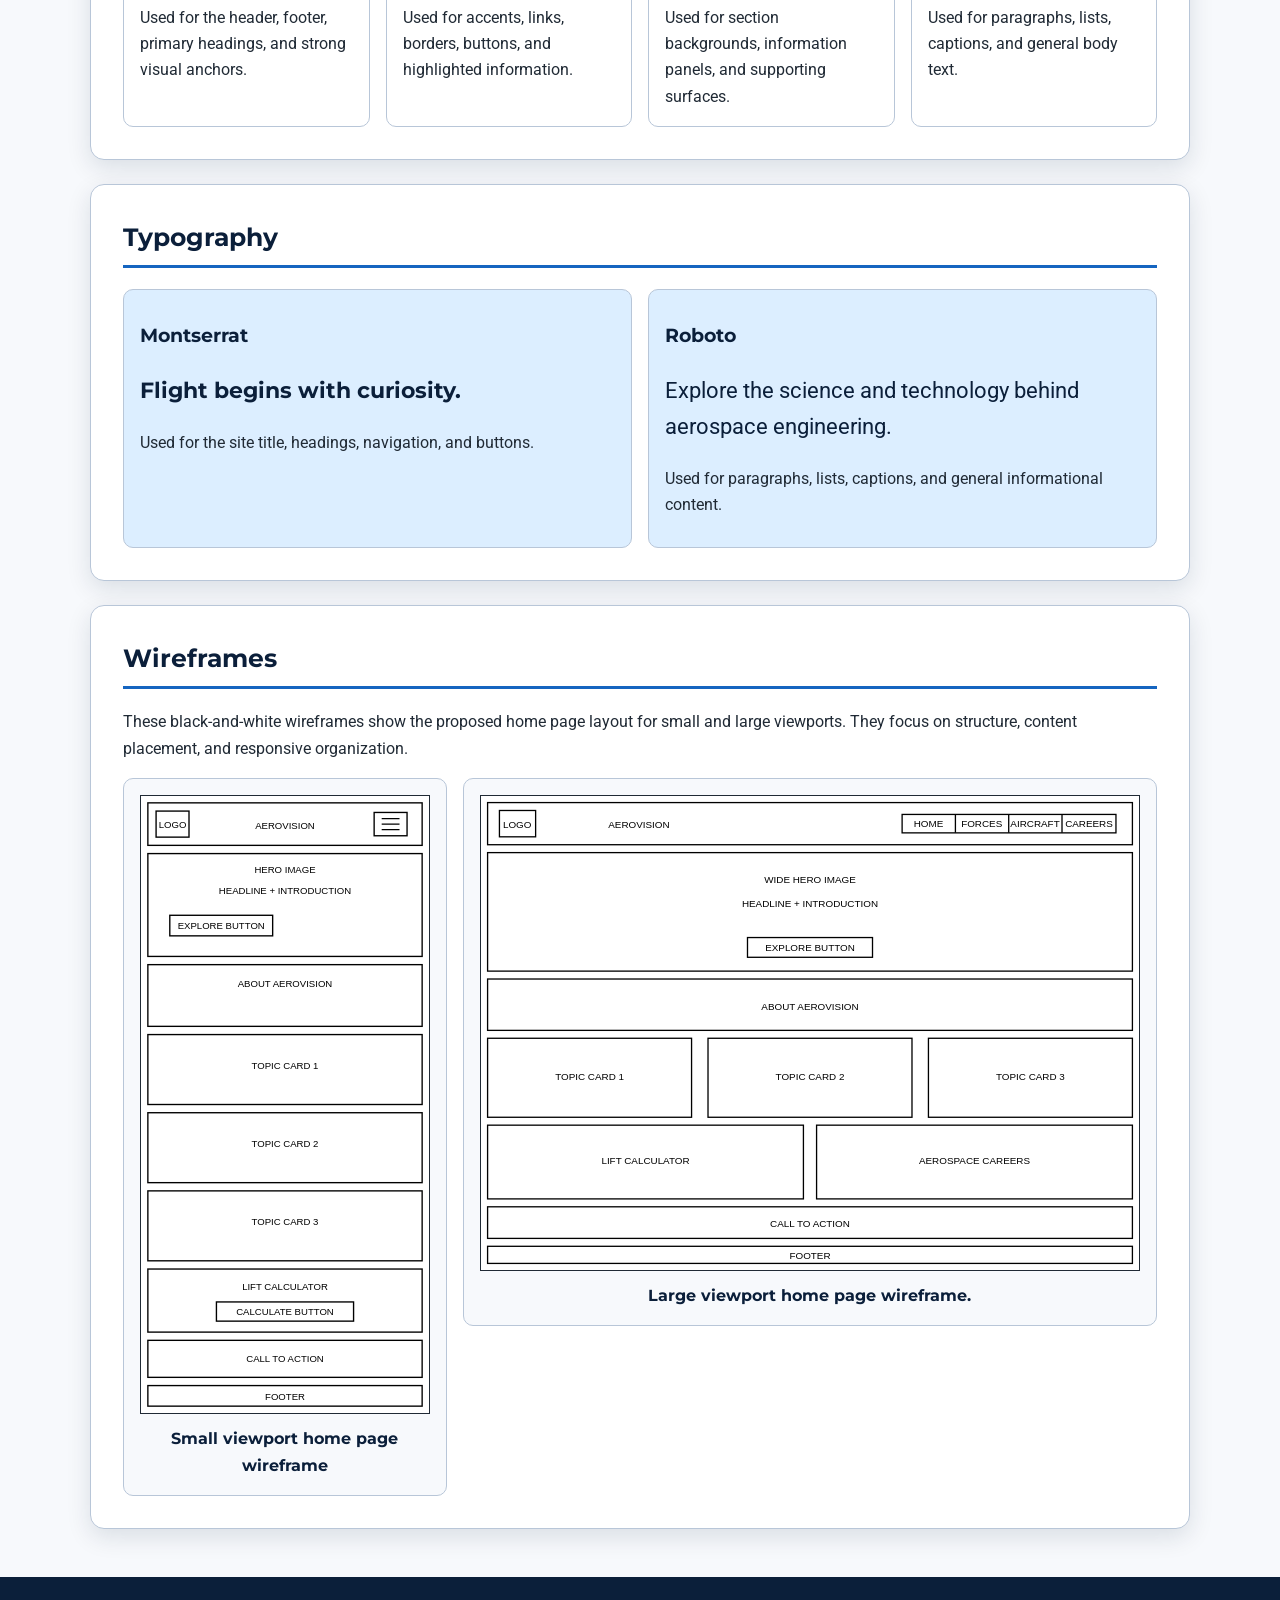
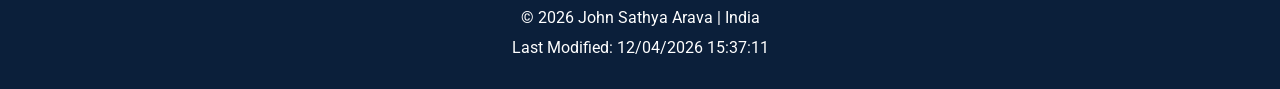
<file: project/siteplan.html>
<!DOCTYPE html>
<html lang="en">
<head>
  <meta charset="UTF-8">
  <meta name="viewport" content="width=device-width, initial-scale=1.0">
  <title>AeroVision | Individual Project Site Plan</title>
  <meta name="description" content="The AeroVision Aerospace Learning Hub site plan describes the site's purpose, visitor scenarios, color scheme, typography, and responsive home page wireframes.">
  <meta name="author" content="John Sathya Arava">
  <link rel="icon" href="images/favico.jpeg" type="image/jpeg">
  <link rel="preconnect" href="https://fonts.googleapis.com">
  <link rel="preconnect" href="https://fonts.gstatic.com" crossorigin>
  <link href="https://fonts.googleapis.com/css2?family=Montserrat:wght@600;700&family=Roboto:wght@400;500&display=swap" rel="stylesheet">
  <link rel="stylesheet" href="styles/siteplan.css">
  <script src="scripts/siteplan.js" defer></script>
</head>
<body>
  <header>
    <div class="brand">
      <span class="brand-mark" aria-hidden="true">JSA</span>
      <div>
        <p class="brand-name">AeroVision</p>
        <p class="brand-tagline">Aerospace Learning Hub</p>
      </div>
    </div>
  </header>

  <main>
    <section class="hero" aria-labelledby="page-title">
      <p class="eyebrow">WDD 231 Individual Project</p>
      <h1 id="page-title">AeroVision Site Plan</h1>
      <p>This planning document defines the content, visual direction, and responsive structure for the AeroVision Aerospace Learning Hub.</p>
    </section>

    <section class="plan-section" aria-labelledby="site-name-heading">
      <h2 id="site-name-heading">Site Name</h2>
      <p><strong>AeroVision – Aerospace Learning Hub</strong></p>
      <p>The name combines <em>aerospace</em> with <em>vision</em>. It represents a learning platform that helps students and beginners explore flight, aircraft technology, and the future of aerospace engineering.</p>
      <p><strong>Optional domain:</strong> aerovision-hub.org</p>
    </section>

    <section class="plan-section" aria-labelledby="purpose-heading">
      <h2 id="purpose-heading">Site Purpose</h2>
      <p>AeroVision will provide an educational hub for students, beginners, and aerospace enthusiasts. The website will explain essential aerospace concepts, introduce aircraft categories, provide interactive learning tools, and present emerging technologies such as drones, computational fluid dynamics, artificial intelligence, and sustainable aviation.</p>
    </section>

    <section class="plan-section" aria-labelledby="scenarios-heading">
      <h2 id="scenarios-heading">Scenarios</h2>
      <ul class="scenario-list">
        <li>How do lift, drag, thrust, and weight affect an aircraft during flight?</li>
        <li>What types of aircraft are used for commercial, military, research, and unmanned operations?</li>
        <li>How can I calculate the lift generated by an aircraft wing?</li>
        <li>What skills and technologies should I learn for a career in aerospace engineering?</li>
      </ul>
    </section>

    <section class="plan-section" aria-labelledby="colors-heading">
      <h2 id="colors-heading">Color Scheme</h2>
      <p>The selected colors are used throughout this site plan document.</p>
      <div class="color-grid">
        <article class="color-card">
          <span class="swatch navy" aria-hidden="true"></span>
          <h3>Deep Navy</h3>
          <p><code>#0B1F3A</code></p>
          <p>Used for the header, footer, primary headings, and strong visual anchors.</p>
        </article>
        <article class="color-card">
          <span class="swatch blue" aria-hidden="true"></span>
          <h3>Aerospace Blue</h3>
          <p><code>#1565C0</code></p>
          <p>Used for accents, links, borders, buttons, and highlighted information.</p>
        </article>
        <article class="color-card">
          <span class="swatch sky" aria-hidden="true"></span>
          <h3>Sky Blue</h3>
          <p><code>#DCEEFF</code></p>
          <p>Used for section backgrounds, information panels, and supporting surfaces.</p>
        </article>
        <article class="color-card">
          <span class="swatch charcoal" aria-hidden="true"></span>
          <h3>Charcoal</h3>
          <p><code>#202A35</code></p>
          <p>Used for paragraphs, lists, captions, and general body text.</p>
        </article>
      </div>
    </section>

    <section class="plan-section" aria-labelledby="typography-heading">
      <h2 id="typography-heading">Typography</h2>
      <div class="type-grid">
        <article class="type-card heading-font">
          <h3>Montserrat</h3>
          <p class="font-sample">Flight begins with curiosity.</p>
          <p>Used for the site title, headings, navigation, and buttons.</p>
        </article>
        <article class="type-card body-font">
          <h3>Roboto</h3>
          <p class="font-sample">Explore the science and technology behind aerospace engineering.</p>
          <p>Used for paragraphs, lists, captions, and general informational content.</p>
        </article>
      </div>
    </section>

    <section class="plan-section" aria-labelledby="wireframes-heading">
      <h2 id="wireframes-heading">Wireframes</h2>
      <p>These black-and-white wireframes show the proposed home page layout for small and large viewports. They focus on structure, content placement, and responsive organization.</p>
      <div class="wireframe-grid">
        <figure>
          <img src="images/wireframe-mobile.svg" alt="Mobile home page wireframe showing a header, hero, introductory section, stacked topic cards, calculator section, call to action, and footer" width="420" height="900">
          <figcaption>Small viewport home page wireframe</figcaption>
        </figure>
        <figure>
          <img src="images/wireframe-desktop.svg" alt="Desktop home page wireframe showing a horizontal header, wide hero, introductory section, three topic cards, calculator and career sections, call to action, and footer" width="1000" height="720">
          <figcaption>Large viewport home page wireframe.</figcaption>
        </figure>
      </div>
    </section>
  </main>

  <footer>
    <p>&copy; <span id="currentyear"></span> John Sathya Arava | India</p>
    <p>Last Modified: <span id="lastModified"></span></p>
  </footer>
</body>
</html>
</file>
<file: styles/small.css>
:root {

    /* Colors */
    --primary-color: #1F2937;
    --secondary-color: #374151;
    --accent-color: #1E3A8A;

    --background-color: #F3F4F6;
    --card-color: #FFFFFF;

    --text-color: #111827;
    --text-light: #4B5563;

    --border-color: #D1D5DB;

    --success-color: #166534;
    --warning-color: #B45309;

    --white: #FFFFFF;
    --black: #000000;

    /* Effects */
    --shadow: 0 6px 18px rgba(0,0,0,.08);
    --radius: 12px;
}

/* ---------------- RESET ---------------- */

*{
    margin:0;
    padding:0;
    box-sizing:border-box;
}

html{
    scroll-behavior:smooth;
}

/* ---------------- BODY ---------------- */

body{

    font-family:"Newsreader", serif;

    background:var(--background-color);

    color:var(--text-color);

    line-height:1.8;

    display:flex;

    flex-direction:column;

    min-height:100vh;
}

/* ---------------- HEADER ---------------- */

header{

    display:flex;

    justify-content:space-between;

    align-items:center;

    padding:1rem 2rem;

    background:var(--card-color);

    box-shadow:var(--shadow);

    position:sticky;

    top:0;

    z-index:999;
}

.logo{

    display:flex;

    align-items:center;

    gap:.8rem;
}

.logo img{

    width:55px;
}

.logo span{

    font-size:1.8rem;

    font-weight:700;
}

#menu-button{

    font-size:2rem;

    background:none;

    border:none;

    cursor:pointer;

    color:var(--primary-color);
}

/* ---------------- NAVIGATION ---------------- */

nav{

    display:none;

    background:var(--primary-color);
}

nav.open{

    display:block;
}

nav ul{

    list-style:none;
}

nav li{

    border-bottom:1px solid rgba(255,255,255,.15);
}

nav a{

    display:block;

    padding:1rem 2rem;

    color:var(--white);

    text-decoration:none;

    transition:.3s;

    font-size:1.1rem;
}

nav a:hover,
nav a.active{

    background:var(--accent-color);
}

/* ---------------- MAIN ---------------- */

main{

    flex:1;

    width:min(95%,1300px);

    margin:auto;

    padding:2rem 1rem;
}

h1{

    text-align:center;

    font-size:2.7rem;

    margin-bottom:2rem;
}

h2{

    font-size:1.7rem;
}

/* ---------------- TOP CONTENT ---------------- */

.top-content{

    display:flex;

    flex-direction:column;

    gap:2rem;
}

.about,
.photo{

    background:var(--card-color);

    border-radius:var(--radius);

    overflow:hidden;

    box-shadow:var(--shadow);
}

.about,
.photo,
.courses{

    margin-bottom:2rem;
}

.about h2,
.photo h2,
.courses h2{

    background:var(--primary-color);

    color:var(--white);

    padding:.9rem;

    text-align:center;
}

.about p{

    padding:1.5rem;

    font-size:1.1rem;

    text-align:left;

    line-height:1.8;

    overflow-wrap:break-word;
}

/* ---------------- PHOTO ---------------- */

.photo{

    display:flex;

    flex-direction:column;

    justify-content:space-between;
}

.photo img{

    width:90%;

    max-width:220px;

    height:auto;

    display:block;

    margin:0 auto;

    padding:1.5rem;

    border-radius:25px;
}

/* ---------------- COURSES ---------------- */

.courses{

    margin-top:3rem;
}

.filter-buttons{

    display:flex;

    justify-content:center;

    gap:1rem;

    margin:2rem 0;
}

.filter-buttons button{

    flex:1;

    padding:.9rem;

    border:none;

    border-radius:var(--radius);

    background:var(--secondary-color);

    color:var(--white);

    font-family:"Newsreader",serif;

    font-size:1rem;

    cursor:pointer;

    transition:.3s;
}

.filter-buttons button:hover{

    background:var(--accent-color);

    transform:translateY(-2px);
}

.filter-buttons button.active{

    background:var(--accent-color);

    color:var(--white);
}

.filter-buttons button:focus{

    outline:3px solid var(--warning-color);

    outline-offset:3px;
}

#course-container{

    display:grid;

    gap:1.5rem;
}

.course-card{

    background:var(--card-color);

    border-left:6px solid var(--accent-color);

    border-radius:var(--radius);

    box-shadow:var(--shadow);

    padding:1.5rem;

    transition:transform .25s ease, box-shadow .25s ease;
}

.completed{

    border-left-color:var(--success-color);
}

.course-card:hover{

    transform:translateY(-3px);

    box-shadow:0 10px 24px rgba(0,0,0,.12);
}

.course-card h3{

    margin-bottom:1rem;

    color:var(--primary-color);
}

.course-card p{

    margin-bottom:.8rem;

    line-height:1.6;

    overflow-wrap:break-word;
}

.certificate{

    color:var(--text-light);

    font-style:italic;
}

.description{

    margin-top:1rem;

    border-top:1px solid var(--border-color);

    padding-top:1rem;

    line-height:1.7;
}

#credits{

    margin-top:1.5rem;

    text-align:center;

    font-size:1rem;
}

/* ---------------- FOOTER ---------------- */

footer{

    margin-top:4rem;

    background:var(--card-color);

    border-top:1px solid var(--border-color);

    text-align:center;

    padding:2rem;
}

.social{

    display:flex;

    justify-content:center;

    align-items:center;

    gap:2rem;

    margin-bottom:1rem;
}

.social img{

    width:34px;

    transition:.3s;
}

.social img:hover{

    transform:scale(1.15);
}

footer p{

    margin:.35rem 0;

    color:var(--text-color);
}

/* ---------------- ACCESSIBILITY ---------------- */

a:focus,
button:focus{

    outline:3px solid var(--warning-color);

    outline-offset:3px;
}

/* ---------------- SMALL DEVICES ---------------- */

@media (max-width:360px){

    header{

        padding:1rem;
    }

    .logo img{

        width:45px;
    }

    .logo span{

        font-size:1.4rem;
    }
}
</file>
<file: styles/larger.css>
/* ============================
   DESKTOP STYLES
   ============================ */

@media only screen and (min-width: 800px) {

    /* ---------------- Header ---------------- */

    header {
        padding: 1rem 3rem;
    }

    #menu-button {
        display: none;
    }

    /* ---------------- Navigation ---------------- */

    nav {
        display: block !important;
        background: var(--primary-color);
    }

    nav ul {
        display: flex;
        justify-content: center;
        align-items: center;
        list-style: none;
    }

    nav li {
        border: none;
    }

    nav a {
        padding: 1rem 2.5rem;
        font-size: 1.1rem;
        transition: background-color .3s ease;
    }

    nav a:hover,
    nav a.active {
        background: var(--accent-color);
    }

    /* ---------------- Main ---------------- */

    main {
        max-width: 1400px;
        width: 95%;
        margin: auto;
        padding: 3rem 1rem;
    }

    h1 {
        font-size: 3rem;
        margin-bottom: 2.5rem;
    }

    /* ---------------- About & Photo ---------------- */

    .top-content {
        display: grid;
        grid-template-columns: 2fr 1fr;
        gap: 2rem;
        align-items: stretch;
    }

    .about,
    .photo {
        height: 100%;
    }

    .about p {
        font-size: 1.15rem;
        padding: 2rem;
    }

    .photo {
        display: flex;
        flex-direction: column;
        justify-content: space-between;
    }

    .photo img {
        width: 260px;
        max-width: 100%;
        height: auto;
        margin: auto;
    }

    /* ---------------- Courses ---------------- */

    .courses {
        margin-top: 4rem;
    }

    .filter-buttons {
        gap: 1rem;
    }

    .filter-buttons button {
        flex: 0 0 180px;
        font-size: 1.05rem;
    }

    #course-container {
        display: grid;
        grid-template-columns: repeat(auto-fit, minmax(320px, 1fr));
        gap: 2rem;
    }

    .course-card {
        padding: 1.5rem;
        font-size: 1rem;
    }

    .course-card h3 {
        margin-bottom: 1rem;
    }

    .course-card p {
        margin-bottom: .8rem;
    }

    /* ---------------- Footer ---------------- */

    footer {
        padding: 2rem;
    }

    .social {
        justify-content: center;
        align-items: center;
    }

    .social img {
        width: 40px;
    }
}

/* ============================
   LARGE DESKTOPS (1200px+)
   ============================ */

@media only screen and (min-width: 1200px) {

    main {
        max-width: 1400px;
        width: 92%;
    }

    .top-content {
        grid-template-columns: 2.3fr 1fr;
    }

    .about p {
        font-size: 1.2rem;
    }

    #course-container {
        gap: 2rem;
    }

    .course-card {
        padding: 1.6rem;
    }
}
</file>
<file: chamber/styles/small.css>
/* =========================================================
   Hyderabad Chamber of Commerce
   Mobile-first stylesheet
   ========================================================= */

:root {
  --primary: #1f2937;
  --secondary: #374151;
  --accent: #1e3a8a;
  --background: #f3f4f6;
  --surface: #ffffff;
  --text: #111827;
  --text-light: #374151;
  --border: #d1d5db;
  --success: #166534;
  --warning: #b45309;
  --light-blue: #bfdbfe;
  --soft-blue: #dbeafe;
  --footer-text: #e5e7eb;
  --icon-border: #9ca3af;
  --font-heading: "Fraunces", Georgia, serif;
  --font-body: "Inter", Arial, sans-serif;
  --font-mono: "JetBrains Mono", monospace;
  --max-width: 1100px;
  --radius: 12px;
  --shadow: 0 6px 18px rgb(0 0 0 / 8%);
}

*,
*::before,
*::after {
  box-sizing: border-box;
}

html {
  scroll-behavior: smooth;
}

body,
h1,
h2,
h3,
p,
ul {
  margin: 0;
}

ul {
  padding: 0;
  list-style: none;
}

img,
svg {
  display: block;
  max-width: 100%;
}

button,
input,
select,
textarea {
  font: inherit;
}

button {
  border: 0;
  cursor: pointer;
}

a {
  color: inherit;
  text-decoration: none;
}

body {
  background: var(--background);
  color: var(--text);
  font-family: var(--font-body);
  line-height: 1.5;
}

h1,
h2,
h3 {
  color: var(--primary);
  font-family: var(--font-heading);
  line-height: 1.15;
}

a:hover,
a:focus {
  text-decoration: underline;
}

a:focus-visible,
button:focus-visible {
  outline: 3px solid var(--warning);
  outline-offset: 3px;
}

/* Header */

.site-header {
  position: sticky;
  top: 0;
  z-index: 100;
  padding: 0.75rem 1rem;
  background: var(--primary);
  box-shadow: 0 2px 10px rgb(0 0 0 / 14%);
}

.site-header__inner {
  display: flex;
  align-items: center;
  justify-content: space-between;
  gap: 1rem;
  max-width: var(--max-width);
  margin: 0 auto;
}

.brand {
  display: flex;
  align-items: center;
  gap: 0.65rem;
}

.brand:hover {
  text-decoration: none;
}

.brand__mark {
  width: 42px;
  height: 42px;
}

.brand__text {
  display: flex;
  flex-direction: column;
  line-height: 1.1;
}

.brand__name {
  color: var(--surface);
  font-family: var(--font-heading);
  font-size: 1.05rem;
  white-space: nowrap;
}

.brand__tag {
  color: var(--soft-blue);
  font-size: 0.68rem;
  letter-spacing: 0.08em;
  text-transform: uppercase;
}

/* Mobile navigation */

.nav-toggle {
  display: flex;
  flex-direction: column;
  justify-content: center;
  gap: 5px;
  width: 42px;
  height: 42px;
  padding: 8px;
  border: 1px solid rgb(255 255 255 / 25%);
  border-radius: 8px;
  background: transparent;
}

.nav-toggle span {
  width: 100%;
  height: 2px;
  background: var(--surface);
  transition: transform 0.2s ease, opacity 0.2s ease;
}

.nav-toggle[aria-expanded="true"] span:first-child {
  transform: translateY(7px) rotate(45deg);
}

.nav-toggle[aria-expanded="true"] span:nth-child(2) {
  opacity: 0;
}

.nav-toggle[aria-expanded="true"] span:last-child {
  transform: translateY(-7px) rotate(-45deg);
}

.primary-nav {
  position: absolute;
  inset: 100% 0 auto;
  max-height: 0;
  overflow: hidden;
  background: var(--secondary);
  transition: max-height 0.25s ease;
}

.primary-nav.is-open {
  max-height: 320px;
}

.primary-nav ul {
  display: flex;
  flex-direction: column;
  padding: 0.5rem 1rem 1rem;
}

.primary-nav a {
  display: block;
  padding: 0.8rem 0.25rem;
  border-bottom: 1px solid rgb(255 255 255 / 14%);
  color: var(--surface);
}

.primary-nav a:hover,
.primary-nav a:focus,
.primary-nav a[aria-current="page"] {
  color: var(--light-blue);
  text-decoration: none;
}

/* Shared banner and content */

.page-banner {
  padding: 2.5rem 1rem;
  background: var(--secondary);
}

.page-banner__inner {
  max-width: var(--max-width);
  margin: 0 auto;
  text-align: center;
}

.page-banner p {
  max-width: 55ch;
  margin: 0 auto;
  color: var(--footer-text);
}

.hero {
  padding: 2.5rem 1rem;
  border-bottom: 1px solid var(--border);
  background: var(--surface);
  text-align: center;
}

.hero__inner {
  max-width: 800px;
  margin: 0 auto;
}

.hero h2 {
  margin-bottom: 0.75rem;
  font-size: 1.8rem;
}

.hero p {
  max-width: 60ch;
  margin: 0 auto;
  color: var(--text-light);
  line-height: 1.7;
}

main {
  max-width: var(--max-width);
  margin: 0 auto;
  padding: 1.5rem 1rem 3rem;
}

main > h1 {
  margin-bottom: 1.25rem;
  text-align: center;
  font-size: 2rem;
}

.directory-heading {
  width: 100%;
  max-width: 760px;
  margin: 0 auto 1.25rem;
  text-align: center;
}

.directory-heading h1 {
  margin: 0 0 0.5rem;
  font-size: 2rem;
  text-align: center;
}

.directory-heading p {
  max-width: 62ch;
  margin: 0 auto;
  color: var(--text-light);
  line-height: 1.7;
  text-align: center;
}

/* Directory controls */

.directory-controls {
  display: flex;
  align-items: center;
  justify-content: space-between;
  gap: 1rem;
  width: 100%;
  margin-bottom: 1.25rem;
}

.directory-controls__count {
  margin: 0;
  margin-right: auto;
  color: var(--text-light);
  font-family: var(--font-mono);
  font-size: 0.84rem;
  text-align: left;
}

.view-toggle {
  display: inline-flex;
  flex-shrink: 0;
  width: 170px;
  margin-left: auto;
  overflow: hidden;
  border: 1px solid var(--border);
  border-radius: 8px;
  background: var(--surface);
}

.view-toggle button {
  flex: 1;
  min-width: 0;
  padding: 0.55rem 0.9rem;
  background: transparent;
  color: var(--text-light);
  font-size: 0.85rem;
  font-weight: 600;
}

.view-toggle button + button {
  border-left: 1px solid var(--border);
}

.view-toggle button[aria-pressed="true"] {
  background: var(--accent);
  color: var(--surface);
}

@media (max-width: 420px) {
  .directory-controls {
    flex-direction: column;
    align-items: stretch;
  }

  .directory-controls__count {
    margin-right: 0;
    text-align: center;
  }

  .view-toggle {
    width: 100%;
    margin-left: 0;
  }
}

/* Member directory */

#member-list {
  display: grid;
  grid-template-columns: 1fr;
  gap: 1rem;
}

.member-card {
  display: flex;
  flex-direction: column;
  overflow: hidden;
  border: 1px solid var(--border);
  border-radius: var(--radius);
  background: var(--surface);
  box-shadow: var(--shadow);
  transition: transform 0.25s ease, box-shadow 0.25s ease;
}

.member-card:hover {
  transform: translateY(-4px);
  box-shadow: 0 10px 24px rgb(0 0 0 / 12%);
}

.member-card__image-wrap {
  width: 140px;
  height: 140px;
  margin: 1rem auto 0;
  overflow: hidden;
  border: 2px solid var(--accent);
  border-radius: var(--radius);
  background: var(--background);
}

.member-card__image-wrap img {
  width: 100%;
  height: 100%;
  object-fit: cover;
}

.member-card__body {
  display: flex;
  flex-direction: column;
  gap: 0.4rem;
  padding: 1rem 1.1rem 1.25rem;
  text-align: center;
}

.member-card__name {
  color: var(--primary);
  font-family: var(--font-heading);
  font-size: 1.2rem;
}

.member-card__tagline,
.member-card__meta {
  color: var(--text-light);
}

.member-card__tagline {
  font-size: 0.9rem;
}

.member-card__meta {
  font-family: var(--font-mono);
  font-size: 0.78rem;
  line-height: 1.6;
}

.member-card__link {
  margin-top: 0.45rem;
  color: var(--accent);
  font-weight: 700;
}

/* Badges */

.badge {
  display: inline-block;
  align-self: center;
  padding: 0.25rem 0.65rem;
  border-radius: 999px;
  color: var(--surface);
  font-size: 0.68rem;
  font-weight: 700;
  letter-spacing: 0.06em;
  text-transform: uppercase;
}

.badge--1 {
  background: var(--success);
}

.badge--2 {
  background: var(--secondary);
}

.badge--3 {
  background: var(--accent);
}

/* List view */

#member-list.view-list {
  gap: 0.8rem;
}

#member-list.view-list .member-card {
  display: block;
  overflow: visible;
  border-radius: 10px;
  box-shadow: 0 3px 10px rgb(0 0 0 / 7%);
  transform: none;
}

#member-list.view-list .member-card:hover {
  transform: none;
  box-shadow: 0 5px 14px rgb(0 0 0 / 9%);
}

#member-list.view-list .member-card__image-wrap {
  display: none;
}

#member-list.view-list .member-card__body {
  display: grid;
  grid-template-columns: 1fr;
  gap: 0.3rem;
  width: 100%;
  padding: 0.9rem 1rem;
  text-align: left;
}

#member-list.view-list .badge {
  justify-self: start;
  align-self: start;
  min-width: 66px;
  padding: 0.22rem 0.55rem;
  text-align: center;
}

#member-list.view-list .member-card__name {
  margin: 0;
  font-size: 1.08rem;
}

#member-list.view-list .member-card__tagline {
  margin: 0;
  font-size: 0.84rem;
}

#member-list.view-list .member-card__meta {
  margin: 0.1rem 0 0;
  font-size: 0.73rem;
  line-height: 1.55;
}

#member-list.view-list .member-card__link {
  justify-self: start;
  margin-top: 0.25rem;
  font-size: 0.86rem;
  white-space: nowrap;
}

.loading {
  padding: 2rem;
  color: var(--text-light);
  font-style: italic;
  text-align: center;
}

/* Home page hero */

.home-hero {
  position: relative;
  min-height: 420px;
  overflow: hidden;
  background: var(--secondary);
}

.home-hero > img {
  width: 100%;
  height: 420px;
  object-fit: cover;
}

.home-hero__overlay {
  position: absolute;
  inset: 0;
  display: grid;
  place-items: center;
  padding: 1.5rem;
  background: rgb(17 24 39 / 62%);
}

.home-hero__content {
  max-width: 760px;
  color: var(--surface);
  text-align: center;
}

.home-hero__eyebrow,
.section-heading__label {
  font-family: var(--font-mono);
  font-size: 0.78rem;
  font-weight: 700;
  letter-spacing: 0.08em;
  text-transform: uppercase;
}

.home-hero__eyebrow {
  color: #ffd166;
}

.section-heading__label {
  color: #744800;
}

.home-hero__heading {
  margin: 0.5rem 0 1rem;
  color: var(--surface);
  font-family: var(--font-heading);
  font-size: clamp(2rem, 8vw, 3.8rem);
  line-height: 1.05;
}

.home-hero__content > p:last-of-type {
  max-width: 58ch;
  margin: 0 auto 1.25rem;
}

.button,
.text-link {
  display: inline-block;
  color: var(--accent);
  font-weight: 700;
}

.button {
  padding: 0.75rem 1.1rem;
  border-radius: 8px;
}

.button--primary {
  background: #ffd166;
  color: #111827;
}

.button--primary:hover,
.button--primary:focus {
  background: #ffe29a;
  color: #111827;
}

.button:hover,
.button:focus,
.text-link:hover,
.text-link:focus {
  text-decoration: none;
}

/* Home page cards and sections */

.home-actions,
.home-section {
  margin-top: 2.5rem;
}

.home-actions > h2,
.section-heading {
  margin-bottom: 1rem;
}

.home-actions__grid,
.events-grid,
.forecast-grid,
.spotlight-grid {
  display: grid;
  gap: 1rem;
}

.home-action-card,
.event-card,
.forecast-card,
.spotlight-card,
.weather-card {
  border: 1px solid var(--border);
  border-radius: var(--radius);
  background: var(--surface);
  box-shadow: var(--shadow);
}

.home-action-card,
.event-card,
.forecast-card,
.spotlight-card {
  padding: 1rem;
}

.home-action-card h3,
.event-card h3,
.forecast-card h3,
.spotlight-card h3 {
  margin-bottom: 0.5rem;
}

.home-action-card p,
.event-card p,
.forecast-card p,
.spotlight-card p {
  color: var(--text-light);
}

.home-action-card .text-link {
  margin-top: 0.75rem;
}

.event-card__date,
.event-card__location {
  font-family: var(--font-mono);
  font-size: 0.78rem;
}

.event-card__date {
  margin-bottom: 0.5rem;
  color: var(--accent);
  font-weight: 700;
}

.event-card__location {
  margin-top: 0.75rem;
}

.section-heading {
  display: flex;
  align-items: end;
  justify-content: space-between;
  gap: 1rem;
}

.weather-card {
  padding: 1rem;
}

.weather-card__current {
  display: flex;
  align-items: center;
  gap: 1rem;
}

.weather-card__current img {
  flex: 0 0 90px;
}

.weather-card__temperature {
  font-size: 2rem;
  font-weight: 700;
}

.weather-card__details {
  display: grid;
  gap: 0.5rem;
  margin-top: 1rem;
  color: var(--text-light);
}

.forecast-grid {
  margin-top: 1rem;
}

.spotlight-card {
  display: flex;
  align-items: flex-start;
  gap: 1rem;
}

.spotlight-card > img {
  width: 80px;
  height: 80px;
  border-radius: 10px;
  object-fit: cover;
}

.spotlight-card .badge {
  align-self: flex-start;
  margin-bottom: 0.5rem;
}

.spotlight-card__meta {
  margin-top: 0.75rem;
  font-family: var(--font-mono);
  font-size: 0.78rem;
}

/* Footer */

.site-footer {
  padding: 2rem 1rem 1.5rem;
  background: var(--primary);
  color: var(--surface);
}

.site-footer__inner {
  display: grid;
  gap: 1.5rem;
  max-width: var(--max-width);
  margin: 0 auto;
}

.site-footer h2 {
  margin-bottom: 0.65rem;
  color: var(--surface);
  font-size: 1rem;
  letter-spacing: 0.06em;
  text-transform: uppercase;
}

.site-footer address,
.site-footer__meta {
  color: var(--footer-text);
}

.site-footer address {
  font-size: 0.9rem;
  font-style: normal;
  line-height: 1.7;
}

.site-footer a {
  color: var(--surface);
}

.site-footer a:hover,
.site-footer a:focus {
  color: var(--light-blue);
}

/* Social icons */

.social-links {
  display: flex;
  gap: 0.65rem;
}

.social-links a {
  display: inline-flex;
  align-items: center;
  justify-content: center;
  width: 42px;
  height: 42px;
  border: 1px solid var(--icon-border);
  border-radius: 50%;
  transition: background 0.2s ease, transform 0.2s ease;
}

.social-links a:hover {
  background: var(--accent);
  transform: translateY(-2px);
  text-decoration: none;
}

.social-links img {
  width: 22px;
  height: 22px;
}

.site-footer__meta {
  padding-top: 1rem;
  border-top: 1px solid rgb(255 255 255 / 18%);
  font-family: var(--font-mono);
  font-size: 0.75rem;
  line-height: 1.7;
}

@media (prefers-reduced-motion: reduce) {
  html {
    scroll-behavior: auto;
  }

  *,
  *::before,
  *::after {
    transition: none;
    animation: none;
  }
}

/* =========================================================
   JOIN PAGE
========================================================= */

.join-layout{
    display:grid;
    gap:2rem;
}

.join-form-section,
.membership-section{
    background:var(--surface);
    border:1px solid var(--border);
    border-radius:var(--radius);
    box-shadow:var(--shadow);
    padding:1.5rem;
}

.join-intro{
    margin-bottom:1.5rem;
    color:var(--text-light);
}

.join-form{
    display:grid;
    gap:1rem;
}

.join-form label{
    display:flex;
    flex-direction:column;
    gap:.45rem;
    font-weight:600;
}

.join-form input,
.join-form select,
.join-form textarea{
    width:100%;
    padding:.75rem;
    border:1px solid var(--border);
    border-radius:8px;
    background:var(--surface);
    color:var(--text);
}

.join-form textarea{
    resize:vertical;
    min-height:140px;
}

.join-form input:focus,
.join-form select:focus,
.join-form textarea:focus{
    outline:none;
    border-color:var(--accent);
    box-shadow:0 0 0 3px rgb(30 58 138 / 15%);
}

.form-help{
    font-size:.8rem;
    color:var(--text-light);
}

.membership-section h2{
    margin-bottom:1rem;
}

.membership-cards{
    display:grid;
    gap:1rem;
}

.membership-card{
    display:flex;
    flex-direction:column;
    gap:.75rem;
    padding:1.25rem;
    border:1px solid var(--border);
    border-radius:var(--radius);
    background:var(--background);
    transition:.25s;
}

.membership-card:hover{
    transform:translateY(-4px);
    box-shadow:var(--shadow);
}

.membership-card--featured{
    border:2px solid var(--gold);
}

.membership-card__label{
    align-self:flex-start;
    padding:.3rem .8rem;
    border-radius:999px;
    background:var(--gold);
    color:var(--primary);
    font-size:.75rem;
    font-weight:700;
    letter-spacing:.05em;
    text-transform:uppercase;
}

.membership-details{
    align-self:flex-start;
    padding:.7rem 1rem;
    border-radius:8px;
    background:var(--accent);
    color:var(--surface);
    font-weight:600;
}

.membership-details:hover{
    background:var(--primary);
}

/* ---------- Dialog ---------- */

.membership-modal{
    width:min(90%,520px);
    border:none;
    border-radius:var(--radius);
    padding:0;
    box-shadow:0 20px 40px rgb(0 0 0 / 25%);
}

.membership-modal::backdrop{
    background:rgb(0 0 0 / 45%);
}

.membership-modal__content{
    padding:2rem;
}

.membership-modal h2{
    margin-bottom:1rem;
}

.membership-modal ul{
    margin-top:1rem;
    padding-left:1.2rem;
    list-style:disc;
}

.membership-modal li{
    margin-bottom:.5rem;
}

.modal-close{
    float:right;
    font-size:1.4rem;
    background:none;
    color:var(--text);
}

/* =========================================================
   DISCOVER PAGE
========================================================= */

.discover-layout {
  display: grid;
  gap: 2rem;
}

.visit-message {
  padding: 1.5rem;
  border: 1px solid var(--border);
  border-radius: var(--radius);
  background: var(--surface);
  box-shadow: var(--shadow);
}

.visit-message h2 {
  margin-bottom: .75rem;
}

#visit-message {
  color: var(--text-light);
  line-height: 1.7;
}

.discover-section {
  min-width: 0;
}

.discover-section h2 {
  margin-bottom: 1.25rem;
}

.discover-grid {
  display: grid;
  gap: 1.5rem;
}

.discover-card {
  display: flex;
  flex-direction: column;
  gap: 1rem;
  min-width: 0;
  height: 100%;
  padding: 1rem;
  border: 1px solid var(--border);
  border-radius: var(--radius);
  background: var(--surface);
  box-shadow: var(--shadow);
  transition: transform .25s ease, box-shadow .25s ease;
}

.discover-card:hover {
  transform: translateY(-4px);
  box-shadow: 0 12px 28px rgb(0 0 0 / 12%);
}

.discover-card figure {
  margin: 0;
  overflow: hidden;
  border-radius: var(--radius);
}

.discover-card img {
  width: 100%;
  aspect-ratio: 16 / 9;
  object-fit: cover;
}

.discover-card address {
  color: var(--accent);
  font-style: normal;
  font-weight: 600;
}

.discover-card p {
  color: var(--text-light);
}

.discover-card__link {
  display: inline-block;
  align-self: flex-start;
  margin-top: auto;
  color: var(--accent);
  font-weight: 700;
}

.discover-card__link:hover {
  text-decoration: underline;
}

/* Desktop image hover only */

@media (hover:hover) {

  .discover-card img {
    transition: transform .35s ease;
  }

  .discover-card:hover img {
    transform: scale(1.05);
  }

}


/* =========================================================
   JOIN / THANK-YOU ENHANCEMENTS
========================================================= */

.membership-card {
  opacity: 0;
  animation: membership-card-entry 0.65s ease-out forwards;
}

.membership-card:nth-child(2) { animation-delay: 0.12s; }
.membership-card:nth-child(3) { animation-delay: 0.24s; }
.membership-card:nth-child(4) { animation-delay: 0.36s; }

.membership-details,
.modal-close,
.join-form .button {
  transition: transform 0.2s ease, background-color 0.2s ease, box-shadow 0.2s ease;
}

.membership-details:hover,
.membership-details:focus-visible,
.join-form .button:hover,
.join-form .button:focus-visible {
  transform: translateY(-2px);
}

.membership-modal[open] {
  animation: modal-entry 0.25s ease-out;
}

@keyframes membership-card-entry {
  from {
    opacity: 0;
    transform: translateY(24px);
  }
  to {
    opacity: 1;
    transform: translateY(0);
  }
}

@keyframes modal-entry {
  from {
    opacity: 0;
    transform: scale(0.96);
  }
  to {
    opacity: 1;
    transform: scale(1);
  }
}

.thankyou-card {
  max-width: 760px;
  margin-inline: auto;
  padding: 1.5rem;
  border: 1px solid var(--border);
  border-radius: var(--radius);
  background: var(--surface);
  box-shadow: var(--shadow);
}

.thankyou-card > p {
  margin-bottom: 1.5rem;
  color: var(--text-light);
}

.application-details {
  display: grid;
  grid-template-columns: minmax(130px, 0.45fr) minmax(0, 1fr);
  margin: 0 0 1.5rem;
  border-top: 1px solid var(--border);
}

.application-details dt,
.application-details dd {
  margin: 0;
  padding: 0.8rem;
  border-bottom: 1px solid var(--border);
}

.application-details dt {
  font-weight: 700;
  background: var(--background);
}

.application-details dd {
  overflow-wrap: anywhere;
}

@media (max-width: 520px) {
  .application-details {
    grid-template-columns: 1fr;
  }

  .application-details dt {
    border-bottom: 0;
    padding-bottom: 0.25rem;
  }

  .application-details dd {
    padding-top: 0.25rem;
  }
}
/* =========================================================
   THANK-YOU PAGE REDESIGN
========================================================= */

.thankyou-main {
  display: grid;
  place-items: center;
  min-height: 560px;
  padding-block: 2.5rem 4rem;
}

.thankyou-card {
  width: min(100%, 780px);
  margin-inline: auto;
  padding: 0;
  overflow: hidden;
  border: 1px solid var(--border);
  border-radius: 18px;
  background: var(--surface);
  box-shadow: 0 18px 48px rgb(15 23 42 / 14%);
  animation: thankyou-entry .55s ease-out both;
}

.thankyou-card__header {
  padding: 2rem 1.25rem 1.75rem;
  text-align: center;
  background: linear-gradient(180deg, #fffaf0 0%, #ffffff 100%);
  border-bottom: 1px solid var(--border);
}

.thankyou-check {
  display: grid;
  place-items: center;
  width: 64px;
  height: 64px;
  margin: 0 auto 1rem;
  border-radius: 50%;
  background: #166534;
  color: #fff;
  font-size: 2rem;
  font-weight: 800;
  box-shadow: 0 8px 20px rgb(22 101 52 / 22%);
}

.thankyou-eyebrow {
  margin-bottom: .45rem;
  color: #8a5a00;
  font-size: .78rem;
  font-weight: 800;
  letter-spacing: .12em;
  text-transform: uppercase;
}

.thankyou-card__header h1 {
  margin: 0 0 .75rem;
  color: var(--primary);
  font-size: clamp(1.8rem, 6vw, 2.65rem);
  line-height: 1.15;
}

.thankyou-card__header > p:last-child {
  max-width: 58ch;
  margin: 0 auto;
  color: var(--text-light);
  line-height: 1.65;
}

.thankyou-summary {
  padding: 1.5rem 1.25rem .5rem;
}

.thankyou-summary h2 {
  margin: 0 0 1rem;
  color: var(--primary);
  font-size: 1.25rem;
  text-align: center;
}

.application-details {
  display: grid;
  grid-template-columns: minmax(145px, .42fr) minmax(0, 1fr);
  margin: 0;
  overflow: hidden;
  border: 1px solid var(--border);
  border-radius: 12px;
  background: var(--surface);
}

.application-details dt,
.application-details dd {
  margin: 0;
  padding: .9rem 1rem;
  border-bottom: 1px solid var(--border);
}

.application-details dt:nth-last-of-type(1),
.application-details dd:last-child {
  border-bottom: 0;
}

.application-details dt {
  background: #f1f5f9;
  color: var(--primary);
  font-weight: 700;
}

.application-details dd {
  color: var(--text);
  font-weight: 500;
  overflow-wrap: anywhere;
}

.thankyou-actions {
  display: flex;
  flex-wrap: wrap;
  justify-content: center;
  gap: .75rem;
  padding: 1.25rem 1.25rem 2rem;
}

.thankyou-actions .button {
  min-width: 150px;
  justify-content: center;
  text-align: center;
  transition: transform .2s ease, box-shadow .2s ease, background-color .2s ease;
}

.thankyou-actions .button:hover,
.thankyou-actions .button:focus-visible {
  transform: translateY(-2px);
  box-shadow: 0 8px 18px rgb(15 23 42 / 14%);
}

.button--secondary {
  border: 1px solid var(--primary);
  background: transparent;
  color: var(--primary);
}

.button--secondary:hover,
.button--secondary:focus-visible {
  background: var(--primary);
  color: var(--surface);
}

@keyframes thankyou-entry {
  from { opacity: 0; transform: translateY(18px); }
  to { opacity: 1; transform: translateY(0); }
}

@media (max-width: 560px) {
  .thankyou-main {
    min-height: 0;
    padding-block: 1.5rem 2.5rem;
  }

  .thankyou-card__header {
    padding-inline: 1rem;
  }

  .thankyou-summary {
    padding-inline: 1rem;
  }

  .application-details {
    grid-template-columns: 1fr;
  }

  .application-details dt,
  .application-details dd {
    border-bottom: 0;
  }

  .application-details dt {
    padding-bottom: .25rem;
  }

  .application-details dd {
    padding-top: .15rem;
    padding-bottom: .85rem;
    border-bottom: 1px solid var(--border);
  }

  .application-details dd:last-child {
    border-bottom: 0;
  }

  .thankyou-actions {
    display: grid;
  }

  .thankyou-actions .button {
    width: 100%;
  }
}

@media (prefers-reduced-motion: reduce) {
  .thankyou-card { animation: none; }
  .thankyou-actions .button { transition: none; }
}

/* =========================================================
   DISCOVER PAGE — POLISHED LAYOUT
========================================================= */

body:has(.discover-layout) main {
  max-width: 1240px;
  padding-top: 2rem;
}

body:has(.discover-layout) main > h1 {
  margin-bottom: .55rem;
  font-size: clamp(2rem, 5vw, 2.75rem);
}

.discover-layout {
  display: grid;
  gap: 1.75rem;
}

.visit-message {
  position: relative;
  display: grid;
  grid-template-columns: auto 1fr;
  align-items: center;
  gap: .85rem 1.2rem;
  padding: 1.1rem 1.25rem;
  overflow: hidden;
  border: 1px solid #cbd5e1;
  border-left: 6px solid #c89b3c;
  border-radius: 14px;
  background: linear-gradient(135deg, #ffffff 0%, #f8fafc 100%);
  box-shadow: 0 8px 24px rgb(15 23 42 / 8%);
}

.visit-message::before {
  content: "↻";
  display: grid;
  place-items: center;
  width: 2.65rem;
  height: 2.65rem;
  grid-row: 1 / 3;
  border-radius: 50%;
  background: #1f2937;
  color: #f4c95d;
  font-size: 1.25rem;
  font-weight: 800;
}

.visit-message h2 {
  margin: 0;
  font-size: 1.15rem;
}

#visit-message {
  margin: 0;
  color: #334155;
  line-height: 1.5;
}

.discover-section > h2 {
  margin: 0 0 1.25rem;
  text-align: center;
  font-size: clamp(1.35rem, 3vw, 1.8rem);
}

.discover-grid {
  display: grid;
  grid-template-columns: 1fr;
  gap: 1.4rem;
}

.discover-card {
  display: grid;
  grid-template-rows: auto auto auto 1fr auto;
  gap: .85rem;
  min-width: 0;
  padding: .85rem;
  overflow: hidden;
  border: 1px solid #d7dee8;
  border-radius: 16px;
  background: #fff;
  box-shadow: 0 8px 24px rgb(15 23 42 / 7%);
  transition: transform .25s ease, box-shadow .25s ease, border-color .25s ease;
}

.discover-card:hover {
  transform: translateY(-5px);
  border-color: #b8c4d4;
  box-shadow: 0 16px 34px rgb(15 23 42 / 13%);
}

.discover-card h3 {
  padding: .2rem .15rem 0;
  font-size: 1.28rem;
}

.discover-card figure {
  margin: 0;
  overflow: hidden;
  border-radius: 12px;
  background: #e2e8f0;
}

.discover-card img {
  width: 100%;
  aspect-ratio: 16 / 10;
  object-fit: cover;
}

.discover-card address {
  display: flex;
  gap: .45rem;
  padding-inline: .15rem;
  color: #173f91;
  font-style: normal;
  font-size: .9rem;
  font-weight: 700;
  line-height: 1.45;
}

.discover-card address::before {
  content: "●";
  flex: 0 0 auto;
  color: #c07c00;
  font-size: .72rem;
  transform: translateY(.18rem);
}

.discover-card p {
  padding-inline: .15rem;
  color: #334155;
  line-height: 1.65;
}

.discover-card__link {
  display: inline-flex;
  align-items: center;
  justify-content: center;
  justify-self: start;
  min-height: 42px;
  margin-top: .2rem;
  padding: .65rem 1rem;
  border-radius: 9px;
  background: #1f2937;
  color: #fff;
  font-size: .9rem;
  font-weight: 700;
  transition: background-color .2s ease, transform .2s ease;
}

.discover-card__link::after {
  content: " →";
  margin-left: .35rem;
}

.discover-card__link:hover,
.discover-card__link:focus-visible {
  background: #173f91;
  text-decoration: none;
  transform: translateX(2px);
}

@media (prefers-reduced-motion: reduce) {
  .discover-card,
  .discover-card img,
  .discover-card__link {
    transition: none;
  }
}

.discover-intro {
  max-width: 720px;
  margin: 0 auto 1.75rem;
  color: #1f2937;
  line-height: 1.7;
  text-align: center;
}
</file>
<file: chamber/styles/larger.css>
/* =========================================================
   Hyderabad Chamber of Commerce
   Larger viewport stylesheet
   ========================================================= */

@media (min-width: 640px) {
  .nav-toggle {
    display: none;
  }

  .primary-nav {
    position: static;
    inset: auto;
    max-height: none;
    overflow: visible;
    background: transparent;
  }

  .primary-nav ul {
    flex-direction: row;
    gap: 1.75rem;
    padding: 0;
  }

  .primary-nav a {
    padding: 0.4rem 0.1rem;
    border-bottom: 2px solid transparent;
  }

  .primary-nav a[aria-current="page"] {
    border-bottom-color: var(--gold);
  }

  main > h1,
  .directory-heading h1 {
    font-size: 2.4rem;
  }

  .directory-controls {
    display: flex;
    flex-direction: row;
    align-items: center;
    justify-content: space-between;
  }

  .directory-controls__count {
    margin-right: auto;
    text-align: left;
  }

  .view-toggle {
    width: 170px;
    margin-left: auto;
  }

  .view-toggle button {
    flex: 1;
  }

  #member-list {
    grid-template-columns: repeat(2, minmax(0, 1fr));
  }

  #member-list.view-list {
    grid-template-columns: 1fr;
  }

  /* Compact three-column directory list */
  #member-list.view-list .member-card__body {
    grid-template-columns: 78px minmax(0, 1fr) auto;
    grid-template-areas:
      "badge name link"
      "badge tagline link"
      "badge meta link";
    column-gap: 1.2rem;
    row-gap: 0.2rem;
    align-items: center;
    padding: 1rem 1.25rem;
  }

  #member-list.view-list .badge {
    grid-area: badge;
    justify-self: start;
    align-self: center;
  }

  #member-list.view-list .member-card__name {
    grid-area: name;
  }

  #member-list.view-list .member-card__tagline {
    grid-area: tagline;
  }

  #member-list.view-list .member-card__meta {
    grid-area: meta;
  }

  #member-list.view-list .member-card__link {
    grid-area: link;
    justify-self: end;
    align-self: center;
    margin: 0;
    padding-left: 1rem;
  }

  .home-actions__grid,
  .events-grid,
  .forecast-grid {
    grid-template-columns: repeat(2, minmax(0, 1fr));
  }

  .weather-card {
    display: grid;
    grid-template-columns: 1fr 1fr;
    align-items: center;
    gap: 1.5rem;
  }

  .weather-card__details {
    margin-top: 0;
  }

  .spotlight-grid {
    grid-template-columns: repeat(2, minmax(0, 1fr));
  }

  .site-footer__inner {
    grid-template-columns: 1.2fr 1fr 1fr;
    align-items: start;
  }
}

@media (min-width: 900px) {
  .page-banner {
    padding: 3.5rem 1rem 4rem;
  }

  #member-list {
    grid-template-columns: repeat(3, minmax(0, 1fr));
  }

  .home-hero,
  .home-hero > img {
    height: 520px;
  }

  .home-actions__grid {
    grid-template-columns: repeat(3, minmax(0, 1fr));
  }

  .forecast-grid,
  .spotlight-grid {
    grid-template-columns: repeat(3, minmax(0, 1fr));
  }
}

/* =========================================================
   JOIN PAGE
========================================================= */

@media (min-width:900px){

    .join-layout{
        grid-template-columns:2fr 1fr;
        align-items:start;
        gap:2rem;
    }

    .join-form{
        grid-template-columns:1fr 1fr;
        gap:1.2rem;
    }

    .join-form textarea,
    .join-form button,
    .join-form input[type="hidden"]{
        grid-column:1 / -1;
    }

    .membership-cards{
        position:sticky;
        top:6rem;
    }

}

/* =========================================================
   DISCOVER PAGE
========================================================= */

@media (min-width:640px){

  .discover-grid{
    grid-template-columns:repeat(2,minmax(0,1fr));
  }

}

@media (min-width:900px){

  .discover-layout{
    grid-template-columns:minmax(220px,260px) minmax(0,1fr);
    align-items:start;
    gap:2rem;
  }

  .visit-message{
    position:sticky;
    top:6rem;
  }

  .discover-grid{
    grid-template-columns:repeat(2,minmax(0,1fr));
  }

}
/* =========================================================
   DISCOVER PAGE — POLISHED RESPONSIVE GRID
========================================================= */

@media (min-width: 640px) {
  .discover-grid {
    grid-template-columns: repeat(2, minmax(0, 1fr));
  }

  .visit-message {
    grid-template-columns: auto auto 1fr;
  }

  .visit-message::before {
    grid-row: auto;
  }

  .visit-message h2 {
    white-space: nowrap;
  }
}

@media (min-width: 980px) {
  .discover-layout {
    grid-template-columns: 1fr;
    gap: 2rem;
  }

  .visit-message {
    position: static;
    max-width: 900px;
    width: 100%;
    margin-inline: auto;
  }

  .discover-grid {
    grid-template-columns: repeat(3, minmax(0, 1fr));
    gap: 1.6rem;
  }
}
</file>
<file: project/styles/aerovision.css>
:root{--navy:#0b1f3a;--blue:#1565c0;--blue-dark:#0d4e99;--sky:#dceeff;--ice:#f4f9ff;--white:#fff;--charcoal:#202a35;--muted:#5d6977;--border:#c9d6e3;--shadow:0 12px 32px rgb(11 31 58/.12);--radius:1rem;--heading:"Montserrat",sans-serif;--body:"Roboto",sans-serif}
*{box-sizing:border-box}html{scroll-behavior:smooth}body{margin:0;background:var(--white);color:var(--charcoal);font-family:var(--body);line-height:1.65}img{display:block;max-width:100%;height:auto}a{color:var(--blue-dark);text-underline-offset:.2em}button,input,select,textarea{font:inherit}h1,h2,h3{font-family:var(--heading);line-height:1.15;color:var(--navy)}h1{font-size:clamp(2.4rem,8vw,5.5rem);margin:.2em 0}h2{font-size:clamp(1.65rem,4vw,2.65rem);margin:.3em 0}h3{font-size:1.2rem}.skip-link{position:absolute;left:-9999px}.skip-link:focus{left:1rem;top:1rem;background:#fff;padding:.8rem;z-index:100}.site-header{position:sticky;top:0;z-index:20;background:rgb(255 255 255/.96);border-bottom:1px solid var(--border);backdrop-filter:blur(10px)}.header-inner{max-width:1200px;margin:auto;min-height:76px;padding:.65rem 1rem;display:flex;align-items:center;justify-content:space-between}.brand{display:flex;align-items:center;gap:.7rem;color:var(--navy);text-decoration:none}.brand-mark{display:grid;place-items:center;width:46px;height:46px;border-radius:50%;background:var(--navy);color:#fff;font:700 .85rem var(--heading)}.brand strong,.brand small{display:block}.brand small{font-size:.72rem;color:var(--muted)}.menu-button{width:46px;height:42px;border:1px solid var(--border);background:#fff;border-radius:.5rem;display:grid;place-content:center;gap:5px}.menu-button span{display:block;width:23px;height:2px;background:var(--navy)}.primary-nav{position:absolute;inset:77px 0 auto;background:#fff;border-bottom:1px solid var(--border);display:none;padding:.75rem 1rem}.primary-nav.open{display:grid}.primary-nav a{padding:.85rem;color:var(--navy);font:600 1rem var(--heading);text-decoration:none;border-radius:.5rem}.primary-nav a:hover,.primary-nav a[aria-current="page"]{background:var(--sky);color:var(--blue-dark)}main{min-height:70vh}.hero{max-width:1200px;margin:auto;padding:4rem 1rem 3rem;display:grid;gap:2rem;align-items:center;background:radial-gradient(circle at 75% 30%,var(--sky),transparent 36%)}.hero-copy>p:not(.eyebrow){font-size:1.16rem;max-width:60ch}.eyebrow{text-transform:uppercase;letter-spacing:.16em;font:700 .76rem var(--heading);color:var(--blue-dark)}.button-row{display:flex;flex-wrap:wrap;gap:.8rem;margin-top:1.5rem}.button{display:inline-flex;justify-content:center;align-items:center;padding:.78rem 1.1rem;border-radius:.55rem;border:2px solid var(--blue);font:700 .9rem var(--heading);text-decoration:none;cursor:pointer}.button.primary{background:var(--blue);color:#fff}.button.primary:hover{background:var(--blue-dark);border-color:var(--blue-dark)}.button.secondary{background:#fff;color:var(--blue-dark)}.section{max-width:1200px;margin:auto;padding:4rem 1rem}.intro{display:grid;gap:1rem;border-top:1px solid var(--border);border-bottom:1px solid var(--border)}.intro>p{font-size:1.1rem}.feature-grid,.concept-grid,.axis-grid,.aircraft-grid{max-width:1200px;margin:auto;padding:1rem;display:grid;gap:1rem}.feature-grid article,.concept-grid article,.axis-grid article,.aircraft-card{padding:1.4rem;border:1px solid var(--border);border-radius:var(--radius);background:#fff}.feature-grid article:hover,.aircraft-card:hover{box-shadow:var(--shadow);transform:translateY(-3px)}.feature-grid article,.aircraft-card{transition:.2s}.feature-number{font:700 2rem var(--heading);color:var(--blue)}.split-panel{display:grid;gap:2.5rem;align-items:center}.check-list{padding:0;list-style:none}.check-list li{padding:.4rem 0 .4rem 1.7rem;position:relative}.check-list li::before{content:"✓";position:absolute;left:0;color:var(--blue);font-weight:700}.form-section{display:grid;gap:2rem;background:var(--ice);max-width:none}.form-section>div,.form-section form{width:min(100%,580px);margin-inline:auto}.form-section form{display:grid;gap:1rem;background:#fff;padding:1.4rem;border-radius:var(--radius);box-shadow:var(--shadow)}label{font-weight:500;color:var(--navy)}input,select,textarea{display:block;width:100%;margin-top:.35rem;padding:.75rem;border:1px solid #8798aa;border-radius:.4rem;background:#fff;color:var(--charcoal)}input:focus,select:focus,textarea:focus,button:focus,a:focus{outline:3px solid rgb(21 101 192/.28);outline-offset:2px}.site-footer{background:var(--navy);color:#fff;padding:2rem max(1rem,calc((100% - 1168px)/2));display:grid;gap:1.2rem}.site-footer a{color:#fff}.site-footer p{margin:.2rem 0}.footer-links{display:flex;gap:1rem;flex-wrap:wrap}.page-hero{padding:4rem max(1rem,calc((100% - 1168px)/2));background:linear-gradient(135deg,var(--navy),#123b6c);color:#fff}.page-hero h1{color:#fff}.page-hero>p:last-child{max-width:65ch;font-size:1.12rem}.page-hero.compact h1{font-size:clamp(2.2rem,6vw,4rem)}.section-heading{max-width:680px;margin-bottom:2rem}.concept-icon{display:grid;place-items:center;width:48px;height:48px;border-radius:50%;background:var(--sky);color:var(--blue-dark);font-size:1.7rem}.equation-panel{display:grid;gap:2rem;background:var(--ice);max-width:none}.equation-panel>div,.calculator-form{width:min(100%,560px);margin-inline:auto}.equation{font:700 clamp(1.5rem,5vw,2.4rem) var(--heading);color:var(--blue-dark)}.calculator-form{display:grid;gap:1rem;background:#fff;padding:1.4rem;border-radius:var(--radius);box-shadow:var(--shadow)}#lift-result{display:block;padding:1rem;background:var(--navy);color:#fff;border-radius:.5rem;font:700 1.15rem var(--heading)}.explorer-controls{max-width:1200px;margin:2rem auto 0;padding:1rem;display:grid;gap:1rem;background:var(--ice);border-radius:var(--radius)}.results-bar{max-width:1200px;margin:auto;padding:1rem;display:flex;justify-content:space-between;gap:1rem;align-items:center}.text-button{border:0;background:none;color:var(--blue-dark);text-decoration:underline;cursor:pointer}.aircraft-card{display:flex;flex-direction:column}.aircraft-card img{width:100%;aspect-ratio:16/9;object-fit:cover;background:var(--ice);border-radius:.65rem}.aircraft-card h2{font-size:1.28rem}.aircraft-meta{display:grid;grid-template-columns:1fr 1fr;gap:.5rem;margin:.6rem 0}.aircraft-meta span{padding:.45rem;background:var(--ice);border-radius:.35rem;font-size:.84rem}.card-actions{display:flex;gap:.5rem;margin-top:auto;padding-top:1rem}.favorite-button[aria-pressed="true"]{background:var(--navy);border-color:var(--navy);color:#fff}.error-message{max-width:800px;margin:2rem auto;padding:1rem;background:#fff0f0;border:1px solid #b42318;color:#7a271a}dialog{width:min(92%,700px);border:0;border-radius:var(--radius);padding:0;box-shadow:0 20px 70px rgb(0 0 0/.3)}dialog::backdrop{background:rgb(11 31 58/.7)}#dialog-content{padding:2rem}.dialog-close{position:absolute;right:.8rem;top:.6rem;border:0;background:none;font-size:2rem;cursor:pointer}.dialog-image{width:100%;aspect-ratio:16/8;object-fit:cover;background:var(--ice)}.confirmation-card{max-width:760px}.confirmation-card dl{display:grid;grid-template-columns:max-content 1fr;gap:.6rem 1rem;padding:1.2rem;background:var(--ice);border-radius:.7rem}.confirmation-card dt{font-weight:700}.confirmation-card dd{margin:0}.recommendation{margin:1rem 0 1.5rem;padding:1rem;border-left:5px solid var(--blue);background:var(--sky)}.plain-page{max-width:850px;margin:auto;padding:4rem 1rem}
@media (min-width:700px){.menu-button{display:none}.primary-nav{position:static;display:flex;border:0;padding:0;background:transparent}.intro{grid-template-columns:.8fr 1.2fr}.feature-grid,.concept-grid{grid-template-columns:repeat(3,1fr)}.concept-grid{grid-template-columns:repeat(4,1fr)}.axis-grid{grid-template-columns:repeat(3,1fr)}.split-panel{grid-template-columns:1fr 1fr}.split-panel.reverse img{order:2}.form-section{grid-template-columns:1fr 1.2fr;padding-inline:max(1rem,calc((100% - 1168px)/2))}.form-section form{grid-template-columns:1fr 1fr}.form-section .full,.form-section button{grid-column:1/-1}.equation-panel{grid-template-columns:1fr 1fr;padding-inline:max(1rem,calc((100% - 1168px)/2))}.explorer-controls{grid-template-columns:2fr 1fr 1fr auto;align-items:end}.aircraft-grid{grid-template-columns:repeat(2,1fr)}.site-footer{grid-template-columns:1.2fr .8fr 1fr}}
@media (min-width:1020px){.hero{grid-template-columns:1.1fr .9fr;min-height:620px}.aircraft-grid{grid-template-columns:repeat(3,1fr)}}
@media (prefers-reduced-motion:reduce){html{scroll-behavior:auto}*,*::before,*::after{transition:none!important}}
</file>
<file: project/styles/siteplan.css>
:root {
  --navy: #0b1f3a;
  --blue: #1565c0;
  --sky: #dceeff;
  --white: #ffffff;
  --off-white: #f7f9fc;
  --charcoal: #202a35;
  --border: #b8c6d8;
  --shadow: 0 8px 24px rgb(11 31 58 / 12%);
  --radius: 14px;
}

* {
  box-sizing: border-box;
}

html {
  scroll-behavior: smooth;
}

body {
  margin: 0;
  background: var(--off-white);
  color: var(--charcoal);
  font-family: "Roboto", Arial, sans-serif;
  font-size: 1rem;
  line-height: 1.65;
}

img {
  display: block;
  max-width: 100%;
  height: auto;
}

header {
  background: var(--navy);
  color: var(--white);
  padding: 1rem;
}

.brand {
  width: min(1100px, 100%);
  margin: 0 auto;
  display: flex;
  align-items: center;
  gap: 0.85rem;
}

.brand-mark {
  display: grid;
  place-items: center;
  width: 52px;
  aspect-ratio: 1;
  border: 2px solid var(--white);
  border-radius: 50%;
  background: var(--blue);
  font-family: "Montserrat", Arial, sans-serif;
  font-weight: 700;
}

.brand-name,
.brand-tagline {
  margin: 0;
}

.brand-name {
  font-family: "Montserrat", Arial, sans-serif;
  font-size: 1.35rem;
  font-weight: 700;
}

.brand-tagline {
  font-size: 0.9rem;
}

main {
  width: min(1100px, calc(100% - 2rem));
  margin: 0 auto;
  padding: 2rem 0 3rem;
}

.hero {
  padding: 2rem 1.25rem;
  border-radius: var(--radius);
  background: var(--sky);
  border-left: 6px solid var(--blue);
  box-shadow: var(--shadow);
}

.hero h1,
h2,
h3 {
  font-family: "Montserrat", Arial, sans-serif;
  color: var(--navy);
}

.hero h1 {
  margin: 0.2rem 0 0.75rem;
  font-size: clamp(2rem, 7vw, 3.4rem);
  line-height: 1.1;
}

.hero p:last-child {
  max-width: 760px;
  margin-bottom: 0;
}

.eyebrow {
  margin: 0;
  color: var(--blue);
  font-family: "Montserrat", Arial, sans-serif;
  font-size: 0.85rem;
  font-weight: 700;
  letter-spacing: 0.08em;
  text-transform: uppercase;
}

.plan-section {
  margin-top: 1.5rem;
  padding: 1.5rem;
  border: 1px solid var(--border);
  border-radius: var(--radius);
  background: var(--white);
  box-shadow: var(--shadow);
}

.plan-section h2 {
  margin-top: 0;
  padding-bottom: 0.45rem;
  border-bottom: 3px solid var(--blue);
  font-size: 1.55rem;
}

.scenario-list {
  padding-left: 1.4rem;
}

.scenario-list li {
  margin-bottom: 0.75rem;
}

.color-grid,
.type-grid,
.wireframe-grid {
  display: grid;
  gap: 1rem;
}

.color-card,
.type-card {
  overflow: hidden;
  border: 1px solid var(--border);
  border-radius: 10px;
  background: var(--white);
}

.color-card h3,
.color-card p,
.type-card h3,
.type-card p {
  margin-right: 1rem;
  margin-left: 1rem;
}

.swatch {
  display: block;
  height: 72px;
  border-bottom: 1px solid var(--border);
}

.navy {
  background: var(--navy);
}

.blue {
  background: var(--blue);
}

.sky {
  background: var(--sky);
}

.charcoal {
  background: var(--charcoal);
}

code {
  padding: 0.12rem 0.35rem;
  border-radius: 4px;
  background: var(--sky);
  color: var(--navy);
  font-weight: 700;
}

.type-card {
  padding: 0.75rem 0;
  background: var(--sky);
}

.font-sample {
  color: var(--navy);
  font-size: 1.35rem;
}

.heading-font .font-sample {
  font-family: "Montserrat", Arial, sans-serif;
  font-weight: 700;
}

.body-font .font-sample {
  font-family: "Roboto", Arial, sans-serif;
}

figure {
  margin: 0;
  padding: 1rem;
  border: 1px solid var(--border);
  border-radius: 10px;
  background: var(--off-white);
}

figure img {
  width: 100%;
  border: 1px solid var(--charcoal);
  background: var(--white);
}

figcaption {
  margin-top: 0.75rem;
  color: var(--navy);
  font-family: "Montserrat", Arial, sans-serif;
  font-weight: 700;
  text-align: center;
}

footer {
  padding: 1.5rem 1rem;
  background: var(--navy);
  color: var(--white);
  text-align: center;
}

footer p {
  margin: 0.25rem 0;
}

@media (min-width: 650px) {
  header {
    padding: 1rem 2rem;
  }

  main {
    padding-top: 3rem;
  }

  .hero,
  .plan-section {
    padding: 2rem;
  }

  .color-grid,
  .type-grid {
    grid-template-columns: repeat(2, minmax(0, 1fr));
  }
}

@media (min-width: 900px) {
  .color-grid {
    grid-template-columns: repeat(4, minmax(0, 1fr));
  }

  .wireframe-grid {
    grid-template-columns: minmax(280px, 0.7fr) minmax(500px, 1.5fr);
    align-items: start;
  }
}
</file>
